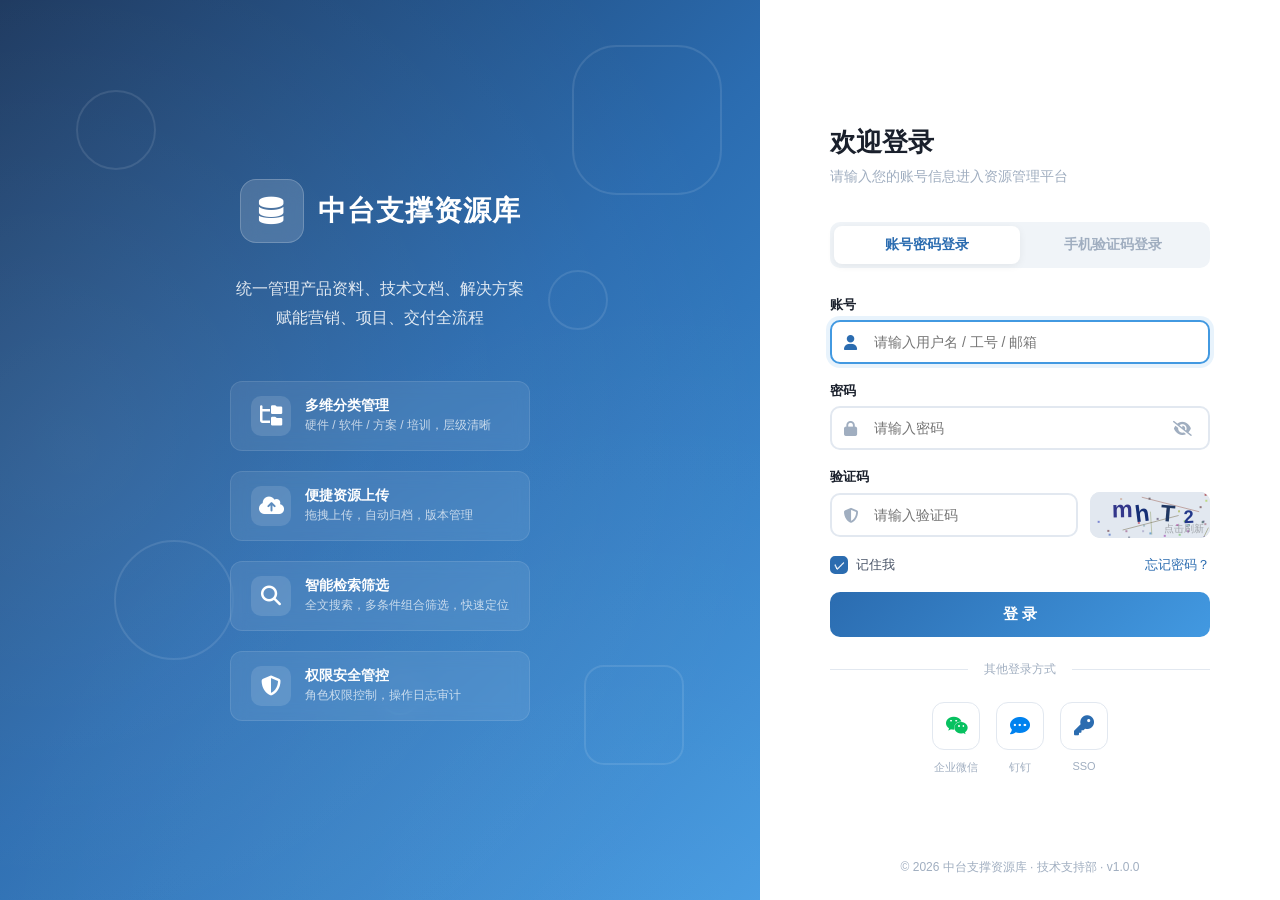
<file: index.html>
<!DOCTYPE html>
<html lang="zh-CN">
<head>
<meta charset="UTF-8">
<meta name="viewport" content="width=device-width, initial-scale=1.0">
<title>捷顺科技 · 中台支撑资源库</title>
<link rel="stylesheet" href="style.css">
<link rel="stylesheet" href="https://cdnjs.cloudflare.com/ajax/libs/font-awesome/6.4.2/css/all.min.css">
</head>
<body>

<!-- 顶部导航栏 -->
<header class="top-header">
  <div class="header-left">
    <a class="logo" href="index.html">
      <svg class="logo-icon" viewBox="0 0 36 36" width="32" height="32">
        <defs>
          <linearGradient id="lg1" x1="0%" y1="0%" x2="100%" y2="100%">
            <stop offset="0%" style="stop-color:#2563EB"/>
            <stop offset="100%" style="stop-color:#60A5FA"/>
          </linearGradient>
        </defs>
        <rect x="2" y="2" width="32" height="32" rx="8" fill="url(#lg1)"/>
        <path d="M11,12 h14 M11,18 h10 M11,24 h12" stroke="#FFF" stroke-width="2" stroke-linecap="round"/>
      </svg>
      <div class="logo-text">
        <span class="logo-main">捷顺科技</span>
        <span class="logo-sub">中台支撑资源库</span>
      </div>
    </a>
  </div>
  <div class="header-center">
    <div class="global-search">
      <i class="fas fa-search"></i>
      <input type="text" id="globalSearch" placeholder="搜索资源名称、关键词、标签..." autocomplete="off">
      <kbd>⌘K</kbd>
    </div>
  </div>
  <div class="header-right">
    <button class="btn-upload-header" id="btnUploadHeader">
      <i class="fas fa-cloud-upload-alt"></i>
      <span>上传资源</span>
    </button>
    <div class="header-divider"></div>
    <div class="notification" id="notificationBtn">
      <i class="fas fa-bell"></i>
      <span class="badge" id="notifBadge">0</span>
      <div class="notif-dropdown" id="notifDropdown">
        <div class="notif-dropdown-header">
          <span>通知消息</span>
          <button class="notif-clear-btn" id="notifClearBtn">全部已读</button>
        </div>
        <div class="notif-dropdown-body" id="notifBody">
          <div class="notif-empty"><i class="fas fa-bell-slash"></i><p>暂无新通知</p></div>
        </div>
      </div>
    </div>
    <div class="user-avatar" id="userAvatarBtn"></div>
  </div>
</header>

<div class="main-container">
  <!-- 左侧导航栏 -->
  <aside class="sidebar" id="sidebar">
    <div class="sidebar-search">
      <i class="fas fa-search"></i>
      <input type="text" id="sidebarSearch" placeholder="筛选分类...">
    </div>
    <nav class="sidebar-nav">
      <div class="sidebar-section-title">产品资料</div>
      <ul class="nav-tree" id="navTree"></ul>
    </nav>
    <div class="sidebar-footer">
      <div class="sidebar-stats">
        <div class="stat-item"><span class="stat-num" id="statTotal">0</span><span class="stat-label">总资源</span></div>
        <div class="stat-item"><span class="stat-num" id="statToday">0</span><span class="stat-label">今日新增</span></div>
      </div>
    </div>
  </aside>

  <div class="content-wrapper">
    <!-- 书架标签 + 面包屑 -->
    <div class="tabs-bar">
      <div class="tabs" id="tabsBar"></div>
    </div>

    <!-- Banner 轮播 -->
    <div class="banner-section">
      <div class="banner-carousel" id="bannerCarousel">
        <div class="banner-track" id="bannerTrack"></div>
        <button class="banner-arrow banner-prev" id="bannerPrev"><i class="fas fa-chevron-left"></i></button>
        <button class="banner-arrow banner-next" id="bannerNext"><i class="fas fa-chevron-right"></i></button>
        <div class="banner-dots" id="bannerDots"></div>
      </div>
    </div>

    <!-- 快捷统计卡片 -->
    <div class="quick-stats" id="quickStats">
      <div class="qs-card" onclick="qsNavigate('all')" title="查看全部资源">
        <div class="qs-icon" style="background:linear-gradient(135deg,#667eea,#764ba2)"><i class="fas fa-file-lines"></i></div>
        <div class="qs-info"><div class="qs-num" id="qsTotal">0</div><div class="qs-label">全部资源</div></div>
        <i class="fas fa-chevron-right qs-arrow"></i>
      </div>
      <div class="qs-card" onclick="qsNavigate('downloads')" title="按下载量排序">
        <div class="qs-icon" style="background:linear-gradient(135deg,#f093fb,#f5576c)"><i class="fas fa-download"></i></div>
        <div class="qs-info"><div class="qs-num" id="qsDownloads">0</div><div class="qs-label">总下载量</div></div>
        <i class="fas fa-chevron-right qs-arrow"></i>
      </div>
      <div class="qs-card" onclick="qsNavigate('categories')" title="查看资料类别">
        <div class="qs-icon" style="background:linear-gradient(135deg,#4facfe,#00f2fe)"><i class="fas fa-tags"></i></div>
        <div class="qs-info"><div class="qs-num" id="qsCategories">0</div><div class="qs-label">资料类别</div></div>
        <i class="fas fa-chevron-right qs-arrow"></i>
      </div>
      <div class="qs-card" onclick="qsNavigate('recent')" title="查看近7日上传">
        <div class="qs-icon" style="background:linear-gradient(135deg,#43e97b,#38f9d7)"><i class="fas fa-clock"></i></div>
        <div class="qs-info"><div class="qs-num" id="qsRecent">0</div><div class="qs-label">近7日上传</div></div>
        <i class="fas fa-chevron-right qs-arrow"></i>
      </div>
    </div>

    <!-- 筛选 + 列表 -->
    <div class="content-body">
      <aside class="filter-panel" id="filterPanel">
        <div class="filter-section">
          <h4 class="filter-title"><i class="fas fa-tags"></i> 类别 <button class="filter-clear-btn" id="btnClearCategory">清空</button></h4>
          <div class="filter-body" id="filterCategories"></div>
        </div>
        <div class="filter-section">
          <h4 class="filter-title"><i class="fas fa-file"></i> 格式 <button class="filter-clear-btn" id="btnClearFormat">清空</button></h4>
          <div class="filter-body" id="filterFormats"></div>
        </div>
      </aside>

      <main class="resource-main">
        <div class="resource-toolbar">
          <div class="toolbar-left">
            <span class="result-info">共 <strong id="resultCount">0</strong> 条资源</span>
          </div>
          <div class="toolbar-right">
            <div class="sort-select">
              <select id="sortSelect">
                <option value="newest">最新上传</option>
                <option value="downloads">下载最多</option>
                <option value="name">名称排序</option>
              </select>
            </div>
            <div class="view-toggle">
              <button class="view-btn active" data-view="list" title="列表"><i class="fas fa-list"></i></button>
              <button class="view-btn" data-view="grid" title="网格"><i class="fas fa-grip"></i></button>
            </div>
          </div>
        </div>
        <div class="resource-list" id="resourceList"></div>
        <div class="load-more">
          <div class="pagination-info"></div>
          <button class="btn-load-more" id="btnLoadMore">加载更多</button>
        </div>
      </main>
    </div>
  </div>
</div>

<!-- 上传弹窗 -->
<div class="modal-overlay" id="uploadModal">
  <div class="modal-container upload-modal">
    <div class="modal-header">
      <h3><i class="fas fa-cloud-upload-alt"></i> 上传资源</h3>
      <button class="modal-close" onclick="closeModal('uploadModal')"><i class="fas fa-times"></i></button>
    </div>
    <div class="modal-body">
      <div class="upload-zone" id="uploadZone">
        <div class="upload-zone-icon"><i class="fas fa-cloud-arrow-up"></i></div>
        <p>拖拽文件到此处，或 <label for="fileInput" class="upload-link">点击选择文件</label></p>
        <span>支持批量上传 · 自动识别文件类型并分类 · PDF/Word/Excel/PPT/视频/图片/压缩包</span>
        <input type="file" id="fileInput" multiple hidden>
      </div>
      <div class="upload-file-list" id="uploadFileList"></div>
      <div class="upload-form">
        <div class="form-row">
          <div class="form-group"><label>资源名称 <span class="required">*</span></label><input type="text" id="uploadName" placeholder="输入资源名称"></div>
          <div class="form-group"><label>版本号</label><input type="text" id="uploadVersion" placeholder="如 V2.0.0"></div>
        </div>
        <div class="form-row">
          <div class="form-group"><label>所属产品 <span class="required">*</span></label><select id="uploadProduct"><option value="">请选择产品</option></select></div>
          <div class="form-group"><label>资料类别 <span class="required">*</span></label><select id="uploadCategory"><option value="">请选择类别</option></select></div>
        </div>
        <div class="form-row">
          <div class="form-group"><label>书架归属 <span class="required">*</span></label><select id="uploadShelf"><option value="">请选择书架</option></select></div>
          <div class="form-group"><label>文件格式</label><select id="uploadFormat"><option value="">自动识别</option></select></div>
        </div>
        <div class="form-group"><label>存储路径</label><input type="text" id="uploadPath" placeholder="/resources/" readonly></div>
        <div class="form-group"><label>资源描述</label><textarea id="uploadDesc" rows="3" placeholder="简要描述资源内容..."></textarea></div>
        <div class="form-group"><label>标签</label><div class="tag-input-wrapper" id="tagInputWrapper"><div class="tag-list" id="tagList"></div><input type="text" id="tagInput" placeholder="输入标签后按回车"></div></div>
      </div>
    </div>
    <div class="modal-footer">
      <button class="btn-secondary" onclick="closeModal('uploadModal')">取消</button>
      <button class="btn-primary" id="btnSubmitUpload"><i class="fas fa-upload"></i> 确认上传</button>
    </div>
  </div>
</div>

<!-- 详情弹窗 -->
<div class="modal-overlay" id="detailModal">
  <div class="modal-container detail-modal">
    <div class="modal-header">
      <h3 id="detailTitle">资源详情</h3>
      <button class="modal-close" onclick="closeModal('detailModal')"><i class="fas fa-times"></i></button>
    </div>
    <div class="modal-body" id="detailBody"></div>
    <div class="modal-footer">
      <button class="btn-secondary" onclick="closeModal('detailModal')">关闭</button>
      <button class="btn-primary" id="btnDetailDownload"><i class="fas fa-download"></i> 下载资源</button>
    </div>
  </div>
</div>

<div class="toast-container" id="toastContainer"></div>

<script src="config.js"></script>
<script src="app.js"></script>
</body>
</html>
</file>
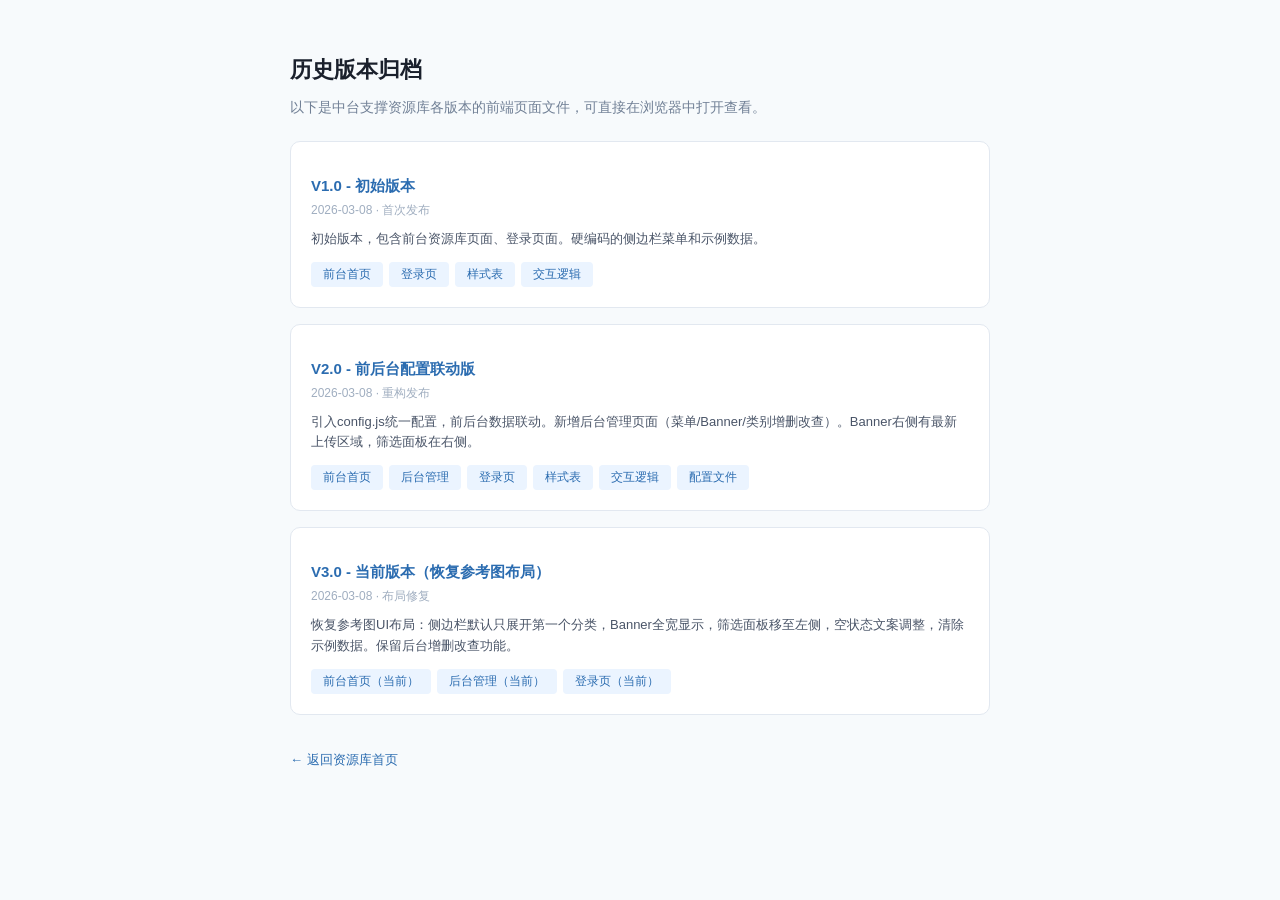
<file: history/index.html>
<!DOCTYPE html>
<html lang="zh-CN">
<head>
<meta charset="UTF-8">
<title>中台支撑资源库 - 历史版本</title>
<style>
body { font-family: -apple-system, 'PingFang SC', sans-serif; background: #F7FAFC; padding: 40px; max-width: 700px; margin: 0 auto; }
h1 { font-size: 22px; color: #1A202C; margin-bottom: 8px; }
p { font-size: 14px; color: #718096; margin-bottom: 24px; }
.version { background: #FFF; border: 1px solid #E2E8F0; border-radius: 10px; padding: 20px; margin-bottom: 16px; }
.version h3 { font-size: 15px; color: #2B6CB0; margin-bottom: 6px; }
.version .date { font-size: 12px; color: #A0AEC0; margin-bottom: 10px; }
.version .desc { font-size: 13px; color: #4A5568; margin-bottom: 12px; line-height: 1.6; }
.version .files { display: flex; flex-wrap: wrap; gap: 6px; }
.version .files a { font-size: 12px; padding: 4px 12px; background: #EBF4FF; color: #2B6CB0; border-radius: 4px; text-decoration: none; }
.version .files a:hover { background: #2B6CB0; color: #FFF; }
.back { display: inline-block; margin-top: 20px; font-size: 13px; color: #2B6CB0; text-decoration: none; }
.back:hover { text-decoration: underline; }
</style>
</head>
<body>
<h1>历史版本归档</h1>
<p>以下是中台支撑资源库各版本的前端页面文件，可直接在浏览器中打开查看。</p>

<div class="version">
  <h3>V1.0 - 初始版本</h3>
  <div class="date">2026-03-08 · 首次发布</div>
  <div class="desc">初始版本，包含前台资源库页面、登录页面。硬编码的侧边栏菜单和示例数据。</div>
  <div class="files">
    <a href="index_v1.html">前台首页</a>
    <a href="login_v1.html">登录页</a>
    <a href="style_v1.css">样式表</a>
    <a href="app_v1.js">交互逻辑</a>
  </div>
</div>

<div class="version">
  <h3>V2.0 - 前后台配置联动版</h3>
  <div class="date">2026-03-08 · 重构发布</div>
  <div class="desc">引入config.js统一配置，前后台数据联动。新增后台管理页面（菜单/Banner/类别增删改查）。Banner右侧有最新上传区域，筛选面板在右侧。</div>
  <div class="files">
    <a href="index_v2.html">前台首页</a>
    <a href="admin_v2.html">后台管理</a>
    <a href="login_v2.html">登录页</a>
    <a href="style_v2.css">样式表</a>
    <a href="app_v2.js">交互逻辑</a>
    <a href="config_v2.js">配置文件</a>
  </div>
</div>

<div class="version">
  <h3>V3.0 - 当前版本（恢复参考图布局）</h3>
  <div class="date">2026-03-08 · 布局修复</div>
  <div class="desc">恢复参考图UI布局：侧边栏默认只展开第一个分类，Banner全宽显示，筛选面板移至左侧，空状态文案调整，清除示例数据。保留后台增删改查功能。</div>
  <div class="files">
    <a href="../index.html">前台首页（当前）</a>
    <a href="../admin.html">后台管理（当前）</a>
    <a href="../login.html">登录页（当前）</a>
  </div>
</div>

<a class="back" href="../index.html">&larr; 返回资源库首页</a>
</body>
</html>
</file>
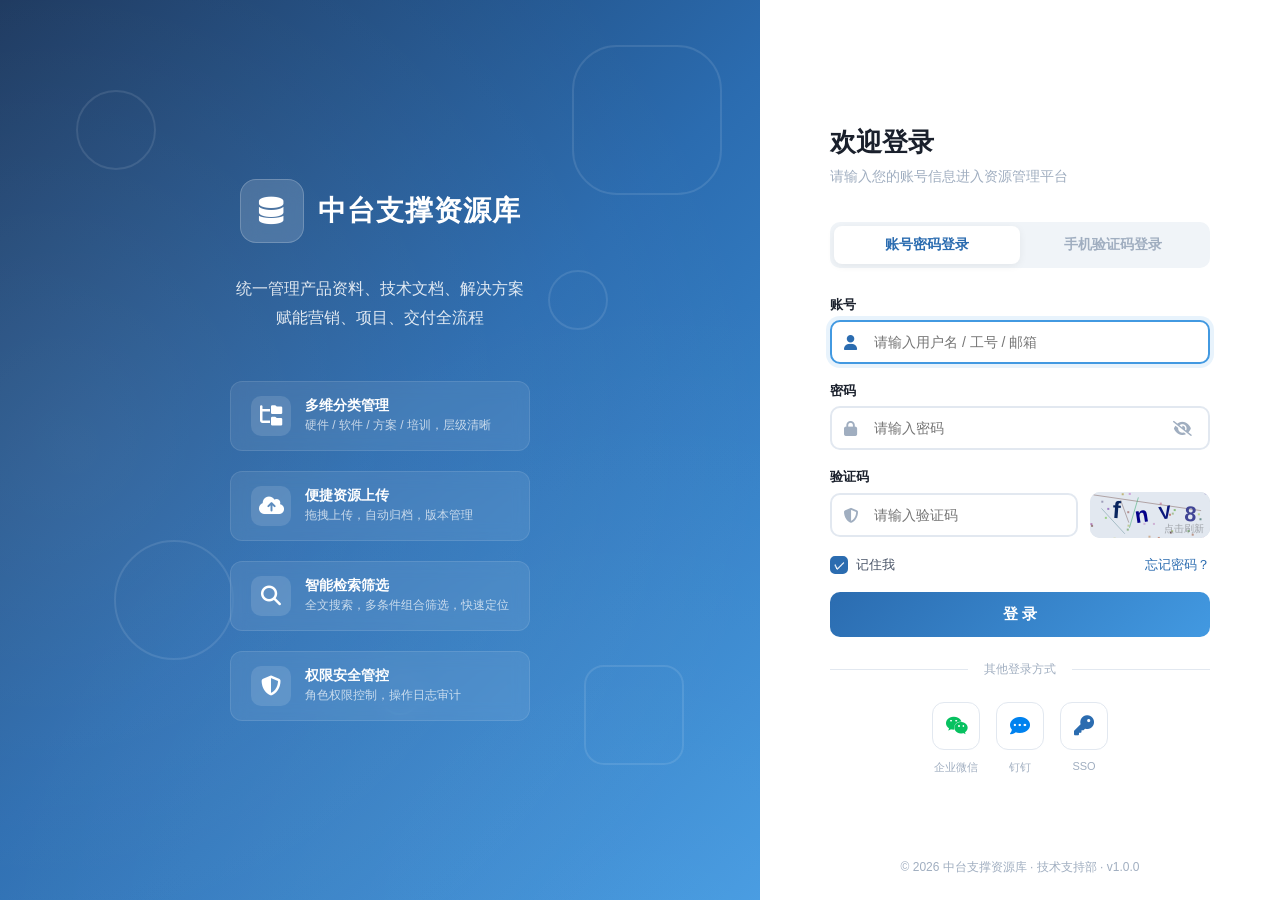
<file: admin.html>
<!DOCTYPE html>
<html lang="zh-CN">
<head>
<meta charset="UTF-8">
<meta name="viewport" content="width=device-width, initial-scale=1.0">
<title>中台支撑资源库 · 管理后台</title>
<link rel="stylesheet" href="https://cdnjs.cloudflare.com/ajax/libs/font-awesome/6.4.2/css/all.min.css">
<style>
:root {
  --primary: #2B6CB0; --primary-light: #4299E1; --primary-dark: #1A4E8A; --primary-bg: #EBF4FF;
  --success: #38A169; --warning: #D69E2E; --danger: #E53E3E;
  --bg-body: #F0F2F5; --bg-white: #FFFFFF; --bg-gray: #F7F8FA;
  --border: #E2E8F0; --border-light: #EDF2F7;
  --text-primary: #1A202C; --text-secondary: #4A5568; --text-muted: #A0AEC0;
  --shadow-sm: 0 1px 3px rgba(0,0,0,0.05); --shadow-md: 0 4px 12px rgba(0,0,0,0.08); --shadow-lg: 0 10px 30px rgba(0,0,0,0.1);
  --transition: all 0.25s cubic-bezier(0.4,0,0.2,1);
  --header-height: 56px; --sidebar-width: 220px;
  --sidebar-bg: #EFF6FF; --sidebar-hover: #DBEAFE; --sidebar-active: #BFDBFE;
  --sidebar-text: #3B82F6; --sidebar-text-muted: #64748B; --sidebar-text-active: #1E40AF; --sidebar-border: #BFDBFE;
}
*,*::before,*::after{margin:0;padding:0;box-sizing:border-box}
body{font-family:-apple-system,BlinkMacSystemFont,'Segoe UI','PingFang SC','Microsoft YaHei',sans-serif;background:var(--bg-body);color:var(--text-primary);line-height:1.6;height:100vh;overflow:hidden}

/* 顶部 */
.admin-header{height:var(--header-height);background:#1E40AF;display:flex;align-items:center;justify-content:space-between;padding:0 24px 0 0;position:fixed;top:0;left:0;right:0;z-index:1000}
.header-brand{width:var(--sidebar-width);height:100%;display:flex;align-items:center;padding:0 16px;gap:10px;flex-shrink:0}
.header-brand svg{flex-shrink:0}
.header-brand span{font-size:14px;font-weight:700;color:#FFF;white-space:nowrap}
.header-brand .tag{font-size:11px;padding:2px 8px;background:rgba(255,255,255,0.2);color:#FFF;border-radius:4px;font-weight:600}
.header-main{flex:1;display:flex;align-items:center;justify-content:space-between;padding:0 20px}
.header-main .page-title{color:rgba(255,255,255,0.9);font-size:14px;font-weight:500}
.header-actions{display:flex;align-items:center;gap:12px}
.btn-back{display:flex;align-items:center;gap:6px;padding:7px 16px;background:rgba(255,255,255,0.15);border:1px solid rgba(255,255,255,0.2);border-radius:6px;color:#FFF;font-size:12px;cursor:pointer;transition:var(--transition);text-decoration:none}
.btn-back:hover{background:rgba(255,255,255,0.25)}
.header-user{display:flex;align-items:center;gap:8px;cursor:pointer;padding:4px 10px;border-radius:6px;transition:var(--transition);position:relative;color:#FFF;font-size:13px}
.header-user:hover{background:rgba(255,255,255,0.1)}
.header-user img{width:28px;height:28px;border-radius:50%;border:2px solid rgba(255,255,255,0.3)}
.user-menu{position:absolute;top:calc(100% + 8px);right:0;background:var(--bg-white);border:1px solid var(--border);border-radius:10px;box-shadow:var(--shadow-lg);min-width:160px;display:none;z-index:100}
.user-menu.show{display:block}
.user-menu-item{padding:9px 16px;font-size:13px;color:var(--text-secondary);cursor:pointer;display:flex;align-items:center;gap:8px;transition:var(--transition)}
.user-menu-item:hover{background:var(--bg-gray);color:var(--text-primary)}
.user-menu-item:first-child{border-radius:10px 10px 0 0}
.user-menu-item:last-child{border-radius:0 0 10px 10px;color:var(--danger)}

/* 侧边栏 */
.admin-layout{display:flex;height:calc(100vh - var(--header-height));margin-top:var(--header-height)}
.admin-sidebar{width:var(--sidebar-width);background:var(--sidebar-bg);padding:12px 0;overflow-y:auto;flex-shrink:0;border-right:1px solid var(--sidebar-border)}
.admin-sidebar::-webkit-scrollbar{width:3px}
.admin-sidebar::-webkit-scrollbar-thumb{background:var(--sidebar-border);border-radius:3px}
.menu-label{padding:10px 20px 6px;font-size:10px;font-weight:700;color:#93C5FD;text-transform:uppercase;letter-spacing:1.2px}
.menu-item{display:flex;align-items:center;gap:10px;padding:9px 20px;margin:1px 8px;border-radius:6px;font-size:13px;color:var(--sidebar-text-muted);cursor:pointer;transition:var(--transition);position:relative}
.menu-item:hover{background:var(--sidebar-hover);color:var(--sidebar-text)}
.menu-item.active{background:var(--sidebar-active);color:var(--sidebar-text-active);font-weight:600}
.menu-item.active::before{content:'';position:absolute;left:-8px;top:6px;bottom:6px;width:3px;background:#2563EB;border-radius:0 3px 3px 0}
.menu-item i{width:16px;text-align:center;font-size:13px}
.menu-count{margin-left:auto;font-size:10px;padding:1px 7px;background:#DBEAFE;border-radius:8px;color:#3B82F6;font-weight:600}
.menu-item.active .menu-count{background:#2563EB;color:#FFF}
.menu-badge-new{margin-left:auto;font-size:10px;padding:1px 7px;background:#EF4444;border-radius:8px;color:#FFF;font-weight:700;min-width:18px;text-align:center;line-height:16px;animation:badgePulse 2s ease-in-out infinite}
@keyframes badgePulse{0%,100%{transform:scale(1)}50%{transform:scale(1.1)}}
.menu-divider{height:1px;background:var(--sidebar-border);margin:8px 16px}

/* 主内容 */
.admin-main{flex:1;overflow-y:auto;padding:24px}
.page{display:none}
.page.active{display:block}
.page-header{display:flex;align-items:center;justify-content:space-between;margin-bottom:20px}
.page-header h2{font-size:18px;font-weight:700;display:flex;align-items:center;gap:8px}
.page-header h2 i{color:var(--primary-light)}
.page-header .actions{display:flex;gap:8px}

/* 按钮 */
.btn{display:inline-flex;align-items:center;gap:6px;padding:8px 16px;border-radius:6px;font-size:13px;font-weight:500;cursor:pointer;transition:var(--transition);border:1px solid var(--border);background:var(--bg-white);color:var(--text-secondary)}
.btn:hover{border-color:var(--primary-light);color:var(--primary)}
.btn.primary{background:var(--primary);color:#FFF;border-color:var(--primary)}
.btn.primary:hover{background:var(--primary-dark)}
.btn.danger{color:var(--danger);border-color:#FEB2B2}
.btn.danger:hover{background:#FFF5F5}
.btn.success{background:var(--success);color:#FFF;border-color:var(--success)}
.btn.sm{padding:5px 10px;font-size:12px}

/* 卡片 */
.card{background:var(--bg-white);border-radius:10px;box-shadow:var(--shadow-sm);border:1px solid var(--border-light);margin-bottom:16px}
.card-header{padding:16px 20px;border-bottom:1px solid var(--border-light);display:flex;align-items:center;justify-content:space-between;font-size:14px;font-weight:600}
.card-body{padding:20px}

/* 表格 */
.tbl{width:100%;border-collapse:collapse;font-size:13px}
.tbl th{background:var(--bg-gray);padding:10px 14px;text-align:left;font-weight:600;color:var(--text-secondary);border-bottom:1px solid var(--border);white-space:nowrap}
.tbl td{padding:10px 14px;border-bottom:1px solid var(--border-light);vertical-align:middle}
.tbl tr:hover td{background:#FAFBFC}
.tbl-actions{display:flex;gap:4px}
.tbl-actions button{width:28px;height:28px;border-radius:6px;border:1px solid var(--border);background:var(--bg-white);color:var(--text-muted);cursor:pointer;display:flex;align-items:center;justify-content:center;font-size:11px;transition:var(--transition)}
.tbl-actions button:hover{border-color:var(--primary-light);color:var(--primary);background:var(--primary-bg)}
.tbl-actions button.del:hover{border-color:#FEB2B2;color:var(--danger);background:#FFF5F5}

/* 树形菜单管理 */
.tree-manager{border:1px solid var(--border);border-radius:8px;overflow:hidden}
.tree-group{border-bottom:1px solid var(--border-light)}
.tree-group:last-child{border-bottom:none}
.tree-group-header{display:flex;align-items:center;padding:12px 16px;background:var(--bg-gray);gap:10px;cursor:pointer;transition:var(--transition)}
.tree-group-header:hover{background:#E8EDF3}
.tree-group-header .tg-icon{width:28px;height:28px;border-radius:6px;background:var(--primary-bg);color:var(--primary);display:flex;align-items:center;justify-content:center;font-size:13px}
.tree-group-header .tg-name{flex:1;font-weight:600;font-size:13px}
.tree-group-header .tg-count{font-size:11px;color:var(--text-muted)}
.tree-group-header .tg-actions{display:flex;gap:4px}
.tree-group-header .tg-actions button{width:26px;height:26px;border-radius:5px;border:1px solid var(--border);background:var(--bg-white);color:var(--text-muted);cursor:pointer;font-size:11px;display:flex;align-items:center;justify-content:center;transition:var(--transition)}
.tree-group-header .tg-actions button:hover{border-color:var(--primary-light);color:var(--primary)}
.tree-group-header .tg-actions button.del:hover{border-color:#FEB2B2;color:var(--danger)}
.tree-children{padding:0}
.tree-child{display:flex;align-items:center;padding:9px 16px 9px 52px;gap:10px;border-top:1px solid var(--border-light);transition:var(--transition)}
.tree-child:hover{background:#FAFBFC}
.tree-child .tc-icon{color:var(--text-muted);font-size:12px;width:16px;text-align:center}
.tree-child .tc-name{flex:1;font-size:13px}
.tree-child .tc-id{font-size:11px;color:var(--text-muted);font-family:monospace}
.tree-child .tc-actions{display:flex;gap:4px}
.tree-child .tc-actions button{width:24px;height:24px;border-radius:5px;border:1px solid var(--border);background:var(--bg-white);color:var(--text-muted);cursor:pointer;font-size:10px;display:flex;align-items:center;justify-content:center;transition:var(--transition)}
.tree-child .tc-actions button:hover{border-color:var(--primary-light);color:var(--primary)}
.tree-child .tc-actions button.del:hover{border-color:#FEB2B2;color:var(--danger)}

/* Banner管理卡片 */
.banner-card{display:flex;align-items:stretch;border:1px solid var(--border);border-radius:10px;overflow:hidden;margin-bottom:12px;transition:var(--transition)}
.banner-card:hover{box-shadow:var(--shadow-md)}
.banner-preview{width:280px;min-height:100px;display:flex;flex-direction:column;justify-content:center;padding:16px 20px;color:#FFF;flex-shrink:0;position:relative}
.banner-preview .bp-tag{font-size:10px;padding:2px 8px;background:rgba(255,255,255,0.2);border-radius:3px;display:inline-block;margin-bottom:6px;width:fit-content}
.banner-preview .bp-title{font-size:14px;font-weight:700;margin-bottom:4px}
.banner-preview .bp-desc{font-size:11px;opacity:0.8;line-height:1.4;display:-webkit-box;-webkit-line-clamp:2;-webkit-box-orient:vertical;overflow:hidden}
.banner-preview .bp-icon{position:absolute;right:12px;bottom:12px;font-size:36px;opacity:0.15}
.banner-info{flex:1;padding:14px 20px;display:flex;flex-direction:column;justify-content:center;gap:6px}
.banner-info .bi-row{display:flex;align-items:center;gap:8px;font-size:12px;color:var(--text-secondary)}
.banner-info .bi-row label{font-weight:600;color:var(--text-primary);min-width:60px}
.banner-info .bi-row .bi-status{padding:2px 8px;border-radius:4px;font-size:11px;font-weight:600}
.banner-info .bi-row .bi-status.on{background:#F0FFF4;color:var(--success)}
.banner-info .bi-row .bi-status.off{background:#FFF5F5;color:var(--danger)}
.banner-actions{display:flex;flex-direction:column;justify-content:center;gap:6px;padding:14px 16px;border-left:1px solid var(--border-light)}
.banner-actions button{width:30px;height:30px;border-radius:6px;border:1px solid var(--border);background:var(--bg-white);color:var(--text-muted);cursor:pointer;font-size:12px;display:flex;align-items:center;justify-content:center;transition:var(--transition)}
.banner-actions button:hover{border-color:var(--primary-light);color:var(--primary)}
.banner-actions button.del:hover{border-color:#FEB2B2;color:var(--danger)}

/* 类别/书架管理列表 */
.config-list-item{display:flex;align-items:center;padding:10px 16px;border-bottom:1px solid var(--border-light);gap:10px;transition:var(--transition)}
.config-list-item:hover{background:#FAFBFC}
.config-list-item:last-child{border-bottom:none}
.config-list-item .cli-sort{color:var(--text-muted);font-size:12px;width:24px;text-align:center;cursor:grab}
.config-list-item .cli-icon{width:28px;height:28px;border-radius:6px;display:flex;align-items:center;justify-content:center;font-size:12px}
.config-list-item .cli-name{flex:1;font-size:13px;font-weight:500}
.config-list-item .cli-id{font-size:11px;color:var(--text-muted);font-family:monospace}
.config-list-item .cli-status{font-size:11px;padding:2px 8px;border-radius:4px;font-weight:600}
.config-list-item .cli-status.on{background:#F0FFF4;color:var(--success)}
.config-list-item .cli-status.off{background:#FFF5F5;color:var(--danger)}
.config-list-item .cli-actions{display:flex;gap:4px}
.config-list-item .cli-actions button{width:26px;height:26px;border-radius:5px;border:1px solid var(--border);background:var(--bg-white);color:var(--text-muted);cursor:pointer;font-size:11px;display:flex;align-items:center;justify-content:center;transition:var(--transition)}
.config-list-item .cli-actions button:hover{border-color:var(--primary-light);color:var(--primary)}
.config-list-item .cli-actions button.del:hover{border-color:#FEB2B2;color:var(--danger)}

/* 弹窗 */
.modal-mask{position:fixed;top:0;left:0;right:0;bottom:0;background:rgba(0,0,0,0.4);z-index:2000;display:none;align-items:center;justify-content:center}
.modal-mask.show{display:flex}
.modal-box{background:var(--bg-white);border-radius:12px;box-shadow:var(--shadow-lg);width:480px;max-width:90vw;max-height:85vh;overflow:hidden;display:flex;flex-direction:column;animation:modalIn 0.25s ease}
@keyframes modalIn{from{opacity:0;transform:translateY(-20px)}to{opacity:1;transform:translateY(0)}}
.modal-box-header{padding:16px 20px;border-bottom:1px solid var(--border-light);display:flex;align-items:center;justify-content:space-between}
.modal-box-header h3{font-size:15px;font-weight:700;display:flex;align-items:center;gap:8px}
.modal-box-header h3 i{color:var(--primary-light)}
.modal-box-header .close-btn{width:28px;height:28px;border-radius:6px;border:none;background:none;color:var(--text-muted);cursor:pointer;font-size:14px;display:flex;align-items:center;justify-content:center}
.modal-box-header .close-btn:hover{background:var(--bg-gray);color:var(--text-primary)}
.modal-box-body{padding:20px;overflow-y:auto;flex:1}
.modal-box-footer{padding:14px 20px;border-top:1px solid var(--border-light);display:flex;justify-content:flex-end;gap:8px}

/* 表单 */
.form-group{margin-bottom:14px}
.form-group label{display:block;font-size:12px;font-weight:600;color:var(--text-secondary);margin-bottom:5px}
.form-group label .req{color:var(--danger)}
.form-group input,.form-group select,.form-group textarea{width:100%;padding:8px 12px;border:1px solid var(--border);border-radius:6px;font-size:13px;transition:var(--transition);font-family:inherit}
.form-group input:focus,.form-group select:focus,.form-group textarea:focus{outline:none;border-color:var(--primary-light);box-shadow:0 0 0 3px rgba(66,153,225,0.1)}
.form-row{display:flex;gap:12px}
.form-row .form-group{flex:1}

/* 统计卡片 */
.stat-cards{display:grid;grid-template-columns:repeat(4,1fr);gap:16px;margin-bottom:24px}
.stat-card{background:var(--bg-white);border-radius:10px;padding:20px;box-shadow:var(--shadow-sm);border:1px solid var(--border-light);display:flex;align-items:center;gap:14px}
.stat-card .sc-icon{width:44px;height:44px;border-radius:10px;display:flex;align-items:center;justify-content:center;font-size:18px}
.stat-card .sc-icon.blue{background:var(--primary-bg);color:var(--primary)}
.stat-card .sc-icon.green{background:#F0FFF4;color:var(--success)}
.stat-card .sc-icon.orange{background:#FFFFF0;color:var(--warning)}
.stat-card .sc-icon.red{background:#FFF5F5;color:var(--danger)}
.stat-card .sc-info .sc-num{font-size:22px;font-weight:700;color:var(--text-primary)}
.stat-card .sc-info .sc-label{font-size:12px;color:var(--text-muted)}

/* 空状态 */
.empty-box{text-align:center;padding:40px 20px;color:var(--text-muted)}
.empty-box i{font-size:36px;margin-bottom:10px;display:block;opacity:0.4}
.empty-box p{font-size:13px}

/* Toast */
.toast-box{position:fixed;top:70px;right:20px;z-index:3000;display:flex;flex-direction:column;gap:8px}
.toast-item{display:flex;align-items:center;gap:8px;padding:10px 16px;background:var(--bg-white);border-radius:8px;box-shadow:var(--shadow-md);font-size:13px;animation:toastIn 0.3s ease;min-width:200px}
.toast-item.success i{color:var(--success)}
.toast-item.error i{color:var(--danger)}
.toast-item.info i{color:var(--primary)}
.toast-item.out{opacity:0;transform:translateX(30px);transition:all 0.25s ease}
@keyframes toastIn{from{opacity:0;transform:translateX(30px)}to{opacity:1;transform:translateX(0)}}

/* 开关 */
.switch{position:relative;width:36px;height:20px;display:inline-block}
.switch input{opacity:0;width:0;height:0}
.switch .slider{position:absolute;cursor:pointer;top:0;left:0;right:0;bottom:0;background:#CBD5E0;border-radius:20px;transition:var(--transition)}
.switch .slider::before{content:'';position:absolute;height:16px;width:16px;left:2px;bottom:2px;background:#FFF;border-radius:50%;transition:var(--transition)}
.switch input:checked+.slider{background:var(--primary)}
.switch input:checked+.slider::before{transform:translateX(16px)}
</style>
</head>
<body>

<!-- 顶部 -->
<header class="admin-header">
  <div class="header-brand">
    <svg viewBox="0 0 36 36" width="28" height="28">
      <defs>
        <linearGradient id="abg" x1="0%" y1="0%" x2="100%" y2="100%">
          <stop offset="0%" style="stop-color:#93C5FD"/>
          <stop offset="100%" style="stop-color:#FFFFFF"/>
        </linearGradient>
      </defs>
      <path d="M18,2 L32,10 L32,26 L18,34 L4,26 L4,10 Z" fill="none" stroke="url(#abg)" stroke-width="1.5" opacity="0.6"/>
      <path d="M18,7 L28,12.5 L28,23.5 L18,29 L8,23.5 L8,12.5 Z" fill="rgba(255,255,255,0.1)" stroke="url(#abg)" stroke-width="1"/>
      <path d="M13,17 L17,21 L24,13" fill="none" stroke="#FFFFFF" stroke-width="2.5" stroke-linecap="round" stroke-linejoin="round"/>
    </svg>
    <span>捷顺科技</span>
    <span class="tag">管理后台</span>
  </div>
  <div class="header-main">
    <span class="page-title" id="pageTitle">仪表盘</span>
    <div class="header-actions">
      <a class="btn-back" href="index.html"><i class="fas fa-arrow-left"></i> 返回前台</a>
      <div class="header-user" id="headerUser">
        <img src="data:image/svg+xml,%3Csvg xmlns='http://www.w3.org/2000/svg' viewBox='0 0 40 40'%3E%3Ccircle cx='20' cy='20' r='20' fill='%2393C5FD'/%3E%3Ctext x='20' y='25' text-anchor='middle' fill='%231E40AF' font-size='14'%3E管%3C/text%3E%3C/svg%3E" alt="">
        <span id="headerUserName">管理员</span>
        <div class="user-menu" id="userMenu">
          <div class="user-menu-item" onclick="window.location.href='index.html'"><i class="fas fa-home"></i> 前台首页</div>
          <div class="user-menu-item" onclick="handleLogout()"><i class="fas fa-right-from-bracket"></i> 退出登录</div>
        </div>
      </div>
    </div>
  </div>
</header>

<div class="admin-layout">
  <!-- 侧边栏 -->
  <aside class="admin-sidebar">
    <div class="menu-label">概览</div>
    <div class="menu-item active" data-page="dashboard"><i class="fas fa-gauge-high"></i> 仪表盘</div>
    <div class="menu-divider"></div>
    <div class="menu-label">内容配置</div>
    <div class="menu-item" data-page="menu-mgr"><i class="fas fa-folder-tree"></i> 菜单管理</div>
    <div class="menu-item" data-page="banner-mgr"><i class="fas fa-images"></i> Banner管理</div>
    <div class="menu-item" data-page="category-mgr"><i class="fas fa-tags"></i> 类别管理</div>
    <div class="menu-item" data-page="shelf-mgr"><i class="fas fa-bookmark"></i> 书架管理</div>
    <div class="menu-item" data-page="format-mgr"><i class="fas fa-file"></i> 格式管理</div>
    <div class="menu-divider"></div>
    <div class="menu-label">资源管理</div>
    <div class="menu-item" data-page="resource-mgr"><i class="fas fa-database"></i> 资源列表 <span class="menu-badge-new" id="menuNewBadge" style="display:none">0</span></div>
    <div class="menu-divider"></div>
    <div class="menu-label">系统</div>
    <div class="menu-item" data-page="user-mgr"><i class="fas fa-users"></i> 用户管理</div>
    <div class="menu-item" data-page="settings"><i class="fas fa-gear"></i> 系统设置</div>
  </aside>

  <!-- 主内容 -->
  <main class="admin-main" id="adminMain">

    <!-- 仪表盘 -->
    <div class="page active" id="pg-dashboard">
      <div class="page-header"><h2><i class="fas fa-gauge-high"></i> 仪表盘</h2></div>
      <div class="stat-cards" id="statCards"></div>
      <div class="card"><div class="card-header">快捷操作</div><div class="card-body">
        <div style="display:flex;gap:10px;flex-wrap:wrap">
          <button class="btn primary" onclick="go('menu-mgr')"><i class="fas fa-folder-tree"></i> 菜单管理</button>
          <button class="btn primary" onclick="go('banner-mgr')"><i class="fas fa-images"></i> Banner管理</button>
          <button class="btn primary" onclick="go('category-mgr')"><i class="fas fa-tags"></i> 类别管理</button>
          <button class="btn" onclick="go('resource-mgr')"><i class="fas fa-database"></i> 资源管理</button>
          <button class="btn" onclick="go('user-mgr')"><i class="fas fa-users"></i> 用户管理</button>
          <button class="btn" onclick="window.location.href='index.html'"><i class="fas fa-external-link-alt"></i> 前台预览</button>
        </div>
      </div></div>
    </div>

    <!-- 菜单管理 -->
    <div class="page" id="pg-menu-mgr">
      <div class="page-header">
        <h2><i class="fas fa-folder-tree"></i> 菜单管理</h2>
        <div class="actions">
          <button class="btn primary" onclick="addMenuGroup()"><i class="fas fa-plus"></i> 新建一级分类</button>
        </div>
      </div>
      <p style="font-size:13px;color:var(--text-muted);margin-bottom:16px">管理前台左侧「产品资料」导航菜单树，支持一级分类和二级子项的增删改查。修改后自动同步到前台。</p>
      <div class="tree-manager" id="menuTreeContainer"></div>
    </div>

    <!-- Banner管理 -->
    <div class="page" id="pg-banner-mgr">
      <div class="page-header">
        <h2><i class="fas fa-images"></i> Banner管理</h2>
        <div class="actions">
          <button class="btn primary" onclick="addBanner()"><i class="fas fa-plus"></i> 新建Banner</button>
        </div>
      </div>
      <p style="font-size:13px;color:var(--text-muted);margin-bottom:16px">管理前台顶部Banner轮播内容，支持增删改查、启用/禁用、排序。</p>
      <div id="bannerListContainer"></div>
    </div>

    <!-- 类别管理 -->
    <div class="page" id="pg-category-mgr">
      <div class="page-header">
        <h2><i class="fas fa-tags"></i> 类别管理</h2>
        <div class="actions">
          <button class="btn primary" onclick="addCategory()"><i class="fas fa-plus"></i> 新建类别</button>
        </div>
      </div>
      <p style="font-size:13px;color:var(--text-muted);margin-bottom:16px">管理资源的「资料类别」，如产品方案、安装指南、API文档等。前台筛选面板和上传表单中的类别选项由此配置。</p>
      <div class="card"><div class="card-body" style="padding:0"><div id="categoryListContainer"></div></div></div>
    </div>

    <!-- 书架管理 -->
    <div class="page" id="pg-shelf-mgr">
      <div class="page-header">
        <h2><i class="fas fa-bookmark"></i> 书架管理</h2>
        <div class="actions">
          <button class="btn primary" onclick="addShelf()"><i class="fas fa-plus"></i> 新建书架</button>
        </div>
      </div>
      <p style="font-size:13px;color:var(--text-muted);margin-bottom:16px">管理前台顶部的书架标签页（如营销书架、项目书架等）。</p>
      <div class="card"><div class="card-body" style="padding:0"><div id="shelfListContainer"></div></div></div>
    </div>

    <!-- 格式管理 -->
    <div class="page" id="pg-format-mgr">
      <div class="page-header">
        <h2><i class="fas fa-file"></i> 格式管理</h2>
        <div class="actions">
          <button class="btn primary" onclick="addFormat()"><i class="fas fa-plus"></i> 新建格式</button>
        </div>
      </div>
      <p style="font-size:13px;color:var(--text-muted);margin-bottom:16px">管理前台筛选面板中的文件格式选项。</p>
      <div class="card"><div class="card-body" style="padding:0"><div id="formatListContainer"></div></div></div>
    </div>

    <!-- 资源管理 -->
    <div class="page" id="pg-resource-mgr">
      <div class="page-header">
        <h2><i class="fas fa-database"></i> 资源列表</h2>
        <div class="actions"><button class="btn danger" onclick="clearAllResources()"><i class="fas fa-trash"></i> 清空全部</button></div>
      </div>
      <div class="card"><div class="card-body" style="padding:0">
        <table class="tbl"><thead><tr><th>名称</th><th>产品</th><th>类别</th><th>格式</th><th>大小</th><th>日期</th><th>下载</th><th>操作</th></tr></thead>
        <tbody id="resourceTableBody"></tbody></table>
      </div></div>
    </div>

    <!-- 用户管理 -->
    <div class="page" id="pg-user-mgr">
      <div class="page-header"><h2><i class="fas fa-users"></i> 用户管理</h2><div class="actions"><button class="btn primary" onclick="addUser()"><i class="fas fa-plus"></i> 新建用户</button></div></div>
      <div class="card"><div class="card-body" style="padding:0">
        <table class="tbl"><thead><tr><th>用户名</th><th>姓名</th><th>角色</th><th>操作</th></tr></thead>
        <tbody id="userTableBody"></tbody></table>
      </div></div>
    </div>

    <!-- 系统设置 -->
    <div class="page" id="pg-settings">
      <div class="page-header"><h2><i class="fas fa-gear"></i> 系统设置</h2></div>
      <div class="card"><div class="card-header">数据管理</div><div class="card-body">
        <p style="font-size:13px;color:var(--text-secondary);margin-bottom:16px">重置配置将恢复所有菜单、Banner、类别等到默认状态。</p>
        <div style="display:flex;gap:10px">
          <button class="btn danger" onclick="resetAllConfig()"><i class="fas fa-rotate-left"></i> 重置全部配置</button>
          <button class="btn" onclick="exportConfig()"><i class="fas fa-download"></i> 导出配置</button>
          <button class="btn" onclick="document.getElementById('importConfigFile').click()"><i class="fas fa-upload"></i> 导入配置</button>
          <input type="file" id="importConfigFile" accept=".json" hidden onchange="importConfig(event)">
        </div>
      </div></div>
    </div>

  </main>
</div>

<!-- 弹窗容器 -->
<div class="modal-mask" id="modalMask">
  <div class="modal-box" id="modalBox">
    <div class="modal-box-header">
      <h3 id="modalTitle"><i class="fas fa-edit"></i> 编辑</h3>
      <button class="close-btn" onclick="closeAdminModal()"><i class="fas fa-times"></i></button>
    </div>
    <div class="modal-box-body" id="modalBody"></div>
    <div class="modal-box-footer" id="modalFooter">
      <button class="btn" onclick="closeAdminModal()">取消</button>
      <button class="btn primary" id="modalConfirmBtn">确定</button>
    </div>
  </div>
</div>

<div class="toast-box" id="toastBox"></div>

<script src="config.js"></script>
<script>
// ==========================================
// 全局
// ==========================================
let CFG = loadConfig();
const RESOURCE_KEY = 'resourceCenter_resources';
const USER_KEY = 'resourceCenter_users';

function getResources() { try { return JSON.parse(localStorage.getItem(RESOURCE_KEY)||'[]'); } catch(e) { return []; } }
function setResources(d) { localStorage.setItem(RESOURCE_KEY, JSON.stringify(d)); }
function getUsers() {
  try { const u = JSON.parse(localStorage.getItem(USER_KEY)||'null'); return u || defaultUsers(); }
  catch(e) { return defaultUsers(); }
}
function setUsers(d) { localStorage.setItem(USER_KEY, JSON.stringify(d)); }
function defaultUsers() {
  return [
    { username:'admin', name:'系统管理员', role:'超级管理员', password:'admin123' },
    { username:'manager', name:'张经理', role:'资源管理员', password:'123456' },
    { username:'editor', name:'李编辑', role:'内容编辑', password:'123456' },
    { username:'viewer', name:'王工程师', role:'普通用户', password:'123456' },
  ];
}

function saveCfg() { saveConfig(CFG); }

// ==========================================
// 登录检测
// ==========================================
(function(){
  var u = localStorage.getItem('resourceCenter_user');
  if(!u){window.location.href='login.html';return;}
  var user = JSON.parse(u);
  document.getElementById('headerUserName').textContent = user.name||'管理员';
  // 初始化新上传红点
  initNewBadge();
})();

// ==========================================
// 新上传文件红点标识
// ==========================================
function initNewBadge() {
  updateNewBadge();
  // 每5秒检查一次（模拟实时更新）
  setInterval(updateNewBadge, 5000);
}

function updateNewBadge() {
  var badge = document.getElementById('menuNewBadge');
  if (!badge) return;

  // 获取上次查看资源列表的时间
  var lastSeen = localStorage.getItem('admin_resource_last_seen') || '1970-01-01';

  // 获取资源数据
  var resources = [];
  try {
    var raw = localStorage.getItem('resourceCenter_resources');
    if (raw) resources = JSON.parse(raw);
  } catch(e) {}

  // 计算新上传的数量（上传日期 > 上次查看日期）
  var newCount = 0;
  var today = new Date().toISOString().slice(0,10);
  resources.forEach(function(r) {
    if (r.date >= lastSeen && r.date <= today) {
      newCount++;
    }
  });

  // 如果上次查看时间就是今天，只统计今天新增的（通过时间戳判断）
  var lastSeenTs = parseInt(localStorage.getItem('admin_resource_last_seen_ts') || '0');
  if (lastSeenTs > 0) {
    newCount = 0;
    resources.forEach(function(r) {
      if (r.id > lastSeenTs) newCount++;
    });
  }

  if (newCount > 0) {
    badge.textContent = newCount > 99 ? '99+' : newCount;
    badge.style.display = 'inline-block';
  } else {
    badge.style.display = 'none';
  }

  // 同时更新仪表盘上的新上传统计
  var dashNewEl = document.getElementById('dashNewToday');
  if (dashNewEl) {
    var todayCount = resources.filter(function(r) { return r.date === today; }).length;
    dashNewEl.textContent = todayCount;
  }
}

// 当用户点击"资源列表"页面时，标记为已查看
function markResourcesSeen() {
  var now = new Date();
  localStorage.setItem('admin_resource_last_seen', now.toISOString().slice(0,10));
  localStorage.setItem('admin_resource_last_seen_ts', Date.now().toString());
  updateNewBadge();
}

// ==========================================
// 用户菜单
// ==========================================
document.getElementById('headerUser').addEventListener('click',function(e){e.stopPropagation();document.getElementById('userMenu').classList.toggle('show');});
document.addEventListener('click',function(){document.getElementById('userMenu').classList.remove('show');});
function handleLogout(){localStorage.removeItem('resourceCenter_user');showToast('success','已退出登录');setTimeout(function(){window.location.href='login.html';},600);}

// ==========================================
// 页面切换
// ==========================================
document.querySelectorAll('.menu-item').forEach(function(item){
  item.addEventListener('click',function(){go(item.dataset.page);});
});

function go(page){
  document.querySelectorAll('.menu-item').forEach(i=>i.classList.remove('active'));
  var t=document.querySelector('.menu-item[data-page="'+page+'"]');
  if(t)t.classList.add('active');
  document.querySelectorAll('.page').forEach(p=>p.classList.remove('active'));
  var pg=document.getElementById('pg-'+page);
  if(pg)pg.classList.add('active');
  var titles={'dashboard':'仪表盘','menu-mgr':'菜单管理','banner-mgr':'Banner管理','category-mgr':'类别管理','shelf-mgr':'书架管理','format-mgr':'格式管理','resource-mgr':'资源列表','user-mgr':'用户管理','settings':'系统设置'};
  document.getElementById('pageTitle').textContent=titles[page]||page;
  // 刷新对应页面
  if(page==='dashboard')renderDashboard();
  if(page==='menu-mgr')renderMenuTree();
  if(page==='banner-mgr')renderBannerList();
  if(page==='category-mgr')renderCategoryList();
  if(page==='shelf-mgr')renderShelfList();
  if(page==='format-mgr')renderFormatList();
  if(page==='resource-mgr')renderResourceTable();
  if(page==='user-mgr')renderUserTable();
}

// ==========================================
// Toast
// ==========================================
function showToast(type,msg){
  var box=document.getElementById('toastBox');
  var icons={success:'fas fa-check-circle',error:'fas fa-times-circle',info:'fas fa-info-circle'};
  var t=document.createElement('div');t.className='toast-item '+type;
  t.innerHTML='<i class="'+(icons[type]||icons.info)+'"></i><span>'+msg+'</span>';
  box.appendChild(t);
  setTimeout(function(){t.classList.add('out');setTimeout(function(){t.remove();},250);},2500);
}

// ==========================================
// 弹窗
// ==========================================
function openAdminModal(title, bodyHtml, onConfirm, width){
  document.getElementById('modalTitle').innerHTML='<i class="fas fa-edit"></i> '+title;
  document.getElementById('modalBody').innerHTML=bodyHtml;
  if(width)document.getElementById('modalBox').style.width=width+'px';
  else document.getElementById('modalBox').style.width='480px';
  document.getElementById('modalMask').classList.add('show');
  var btn=document.getElementById('modalConfirmBtn');
  btn.onclick=function(){
    if(onConfirm){var r=onConfirm();if(r===false)return;}
    closeAdminModal();
  };
}
function closeAdminModal(){document.getElementById('modalMask').classList.remove('show');}
document.getElementById('modalMask').addEventListener('click',function(e){if(e.target===this)closeAdminModal();});

// ==========================================
// 仪表盘
// ==========================================
function renderDashboard(){
  var res=getResources();
  var el=document.getElementById('statCards');
  el.innerHTML=`
    <div class="stat-card"><div class="sc-icon blue"><i class="fas fa-database"></i></div><div class="sc-info"><div class="sc-num">${res.length}</div><div class="sc-label">资源总数</div></div></div>
    <div class="stat-card"><div class="sc-icon green"><i class="fas fa-folder-tree"></i></div><div class="sc-info"><div class="sc-num">${CFG.menuTree.length}</div><div class="sc-label">一级分类</div></div></div>
    <div class="stat-card"><div class="sc-icon orange"><i class="fas fa-images"></i></div><div class="sc-info"><div class="sc-num">${CFG.banners.length}</div><div class="sc-label">Banner数</div></div></div>
    <div class="stat-card"><div class="sc-icon red"><i class="fas fa-tags"></i></div><div class="sc-info"><div class="sc-num">${CFG.categories.length}</div><div class="sc-label">资料类别</div></div></div>
  `;
}

// ==========================================
// 菜单管理 - CRUD
// ==========================================
function renderMenuTree(){
  var c=document.getElementById('menuTreeContainer');
  if(CFG.menuTree.length===0){c.innerHTML='<div class="empty-box"><i class="fas fa-folder-open"></i><p>暂无菜单分类，点击上方按钮新建</p></div>';return;}
  c.innerHTML=CFG.menuTree.map(function(g,gi){
    var children=(g.children||[]).map(function(ch,ci){
      return '<div class="tree-child"><i class="'+( ch.icon||'fas fa-file')+' tc-icon"></i><span class="tc-name">'+ch.name+'</span><span class="tc-id">'+ch.id+'</span><div class="tc-actions"><button onclick="editMenuItem('+gi+','+ci+')" title="编辑"><i class="fas fa-pen"></i></button><button class="del" onclick="deleteMenuItem('+gi+','+ci+')" title="删除"><i class="fas fa-trash"></i></button></div></div>';
    }).join('');
    return '<div class="tree-group"><div class="tree-group-header"><div class="tg-icon"><i class="'+(g.icon||'fas fa-folder')+'"></i></div><span class="tg-name">'+g.name+'</span><span class="tg-count">'+(g.children||[]).length+'个子项</span><div class="tg-actions"><button onclick="addMenuItem('+gi+')" title="添加子项"><i class="fas fa-plus"></i></button><button onclick="editMenuGroup('+gi+')" title="编辑"><i class="fas fa-pen"></i></button><button class="del" onclick="deleteMenuGroup('+gi+')" title="删除"><i class="fas fa-trash"></i></button></div></div><div class="tree-children">'+children+'</div></div>';
  }).join('');
}

function addMenuGroup(){
  openAdminModal('新建一级分类',
    '<div class="form-group"><label>分类名称 <span class="req">*</span></label><input id="mf-name" placeholder="如：硬件产品"></div>'+
    '<div class="form-group"><label>分类ID <span class="req">*</span></label><input id="mf-id" placeholder="英文标识，如 hardware"></div>'+
    '<div class="form-group"><label>图标 (FontAwesome class)</label><input id="mf-icon" placeholder="fas fa-microchip" value="fas fa-folder"></div>',
    function(){
      var name=document.getElementById('mf-name').value.trim();
      var id=document.getElementById('mf-id').value.trim();
      var icon=document.getElementById('mf-icon').value.trim()||'fas fa-folder';
      if(!name||!id){showToast('error','名称和ID不能为空');return false;}
      if(CFG.menuTree.some(g=>g.id===id)){showToast('error','ID已存在');return false;}
      CFG.menuTree.push({id:id,name:name,icon:icon,children:[]});
      saveCfg();renderMenuTree();showToast('success','一级分类「'+name+'」已添加');
    });
}

function editMenuGroup(gi){
  var g=CFG.menuTree[gi];
  openAdminModal('编辑一级分类',
    '<div class="form-group"><label>分类名称 <span class="req">*</span></label><input id="mf-name" value="'+g.name+'"></div>'+
    '<div class="form-group"><label>分类ID</label><input id="mf-id" value="'+g.id+'" readonly style="background:#F7F8FA"></div>'+
    '<div class="form-group"><label>图标</label><input id="mf-icon" value="'+(g.icon||'fas fa-folder')+'"></div>',
    function(){
      var name=document.getElementById('mf-name').value.trim();
      if(!name){showToast('error','名称不能为空');return false;}
      g.name=name;g.icon=document.getElementById('mf-icon').value.trim()||'fas fa-folder';
      saveCfg();renderMenuTree();showToast('success','已更新');
    });
}

function deleteMenuGroup(gi){
  var g=CFG.menuTree[gi];
  openAdminModal('确认删除','<p style="font-size:14px">确定要删除一级分类「<strong>'+g.name+'</strong>」及其所有子项吗？</p><p style="font-size:12px;color:var(--danger);margin-top:8px">此操作不可撤销</p>',
    function(){CFG.menuTree.splice(gi,1);saveCfg();renderMenuTree();showToast('success','已删除');});
}

function addMenuItem(gi){
  openAdminModal('添加子项到「'+CFG.menuTree[gi].name+'」',
    '<div class="form-group"><label>子项名称 <span class="req">*</span></label><input id="mf-name" placeholder="如：智能摄像机系列"></div>'+
    '<div class="form-group"><label>子项ID <span class="req">*</span></label><input id="mf-id" placeholder="英文标识，如 camera"></div>'+
    '<div class="form-group"><label>图标</label><input id="mf-icon" placeholder="fas fa-video" value="fas fa-file"></div>',
    function(){
      var name=document.getElementById('mf-name').value.trim();
      var id=document.getElementById('mf-id').value.trim();
      var icon=document.getElementById('mf-icon').value.trim()||'fas fa-file';
      if(!name||!id){showToast('error','名称和ID不能为空');return false;}
      if(!CFG.menuTree[gi].children)CFG.menuTree[gi].children=[];
      if(CFG.menuTree[gi].children.some(c=>c.id===id)){showToast('error','ID已存在');return false;}
      CFG.menuTree[gi].children.push({id:id,name:name,icon:icon});
      saveCfg();renderMenuTree();showToast('success','子项「'+name+'」已添加');
    });
}

function editMenuItem(gi,ci){
  var ch=CFG.menuTree[gi].children[ci];
  openAdminModal('编辑子项',
    '<div class="form-group"><label>子项名称 <span class="req">*</span></label><input id="mf-name" value="'+ch.name+'"></div>'+
    '<div class="form-group"><label>子项ID</label><input id="mf-id" value="'+ch.id+'" readonly style="background:#F7F8FA"></div>'+
    '<div class="form-group"><label>图标</label><input id="mf-icon" value="'+(ch.icon||'fas fa-file')+'"></div>',
    function(){
      var name=document.getElementById('mf-name').value.trim();
      if(!name){showToast('error','名称不能为空');return false;}
      ch.name=name;ch.icon=document.getElementById('mf-icon').value.trim()||'fas fa-file';
      saveCfg();renderMenuTree();showToast('success','已更新');
    });
}

function deleteMenuItem(gi,ci){
  var ch=CFG.menuTree[gi].children[ci];
  openAdminModal('确认删除','<p style="font-size:14px">确定要删除子项「<strong>'+ch.name+'</strong>」吗？</p>',
    function(){CFG.menuTree[gi].children.splice(ci,1);saveCfg();renderMenuTree();showToast('success','已删除');});
}

// ==========================================
// Banner管理 - CRUD
// ==========================================
function renderBannerList(){
  var c=document.getElementById('bannerListContainer');
  var banners=CFG.banners||[];
  if(banners.length===0){c.innerHTML='<div class="empty-box"><i class="fas fa-images"></i><p>暂无Banner，点击上方按钮新建</p></div>';return;}
  c.innerHTML=banners.map(function(b,i){
    return '<div class="banner-card"><div class="banner-preview" style="background:'+(b.gradient||'linear-gradient(135deg,#1A365D,#2B6CB0)')+'"><div class="bp-tag">'+(b.tag||'')+'</div><div class="bp-title">'+b.title+'</div><div class="bp-desc">'+(b.desc||'')+'</div><i class="'+(b.icon||'fas fa-star')+' bp-icon"></i></div><div class="banner-info"><div class="bi-row"><label>排序</label><span>'+b.sort+'</span></div><div class="bi-row"><label>状态</label><span class="bi-status '+(b.enabled?'on':'off')+'">'+(b.enabled?'已启用':'已禁用')+'</span></div><div class="bi-row"><label>ID</label><span style="font-family:monospace;font-size:11px">'+b.id+'</span></div></div><div class="banner-actions"><button onclick="editBanner('+i+')" title="编辑"><i class="fas fa-pen"></i></button><button onclick="toggleBanner('+i+')" title="'+(b.enabled?'禁用':'启用')+'"><i class="fas fa-'+(b.enabled?'eye-slash':'eye')+'"></i></button><button class="del" onclick="deleteBanner('+i+')" title="删除"><i class="fas fa-trash"></i></button></div></div>';
  }).join('');
}

function bannerFormHtml(b){
  b=b||{tag:'',title:'',desc:'',icon:'fas fa-star',gradient:'linear-gradient(135deg, #1A365D, #2B6CB0)',enabled:true,sort:CFG.banners.length+1};
  return '<div class="form-group"><label>标题 <span class="req">*</span></label><input id="bf-title" value="'+b.title+'"></div>'+
    '<div class="form-row"><div class="form-group"><label>标签</label><input id="bf-tag" value="'+(b.tag||'')+'"></div><div class="form-group"><label>排序</label><input id="bf-sort" type="number" value="'+(b.sort||1)+'"></div></div>'+
    '<div class="form-group"><label>描述</label><textarea id="bf-desc" rows="2">'+(b.desc||'')+'</textarea></div>'+
    '<div class="form-row"><div class="form-group"><label>图标</label><input id="bf-icon" value="'+(b.icon||'fas fa-star')+'"></div><div class="form-group"><label>启用</label><div style="padding-top:4px"><label class="switch"><input type="checkbox" id="bf-enabled" '+(b.enabled?'checked':'')+'><span class="slider"></span></label></div></div></div>'+
    '<div class="form-group"><label>渐变色</label><input id="bf-gradient" value="'+(b.gradient||'linear-gradient(135deg, #1A365D, #2B6CB0)')+'"></div>';
}

function addBanner(){
  openAdminModal('新建Banner',bannerFormHtml(),function(){
    var title=document.getElementById('bf-title').value.trim();
    if(!title){showToast('error','标题不能为空');return false;}
    CFG.banners.push({id:genId('b'),tag:document.getElementById('bf-tag').value.trim(),title:title,desc:document.getElementById('bf-desc').value.trim(),icon:document.getElementById('bf-icon').value.trim()||'fas fa-star',gradient:document.getElementById('bf-gradient').value.trim(),enabled:document.getElementById('bf-enabled').checked,sort:parseInt(document.getElementById('bf-sort').value)||1});
    saveCfg();renderBannerList();showToast('success','Banner已添加');
  },520);
}

function editBanner(i){
  var b=CFG.banners[i];
  openAdminModal('编辑Banner',bannerFormHtml(b),function(){
    var title=document.getElementById('bf-title').value.trim();
    if(!title){showToast('error','标题不能为空');return false;}
    b.tag=document.getElementById('bf-tag').value.trim();b.title=title;b.desc=document.getElementById('bf-desc').value.trim();
    b.icon=document.getElementById('bf-icon').value.trim()||'fas fa-star';b.gradient=document.getElementById('bf-gradient').value.trim();
    b.enabled=document.getElementById('bf-enabled').checked;b.sort=parseInt(document.getElementById('bf-sort').value)||1;
    saveCfg();renderBannerList();showToast('success','已更新');
  },520);
}

function toggleBanner(i){CFG.banners[i].enabled=!CFG.banners[i].enabled;saveCfg();renderBannerList();showToast('success',CFG.banners[i].enabled?'已启用':'已禁用');}
function deleteBanner(i){
  openAdminModal('确认删除','<p>确定要删除Banner「<strong>'+CFG.banners[i].title+'</strong>」吗？</p>',
    function(){CFG.banners.splice(i,1);saveCfg();renderBannerList();showToast('success','已删除');});
}

// ==========================================
// 类别管理 - CRUD
// ==========================================
function renderConfigList(containerId, items, type){
  var c=document.getElementById(containerId);
  if(!items||items.length===0){c.innerHTML='<div class="empty-box"><i class="fas fa-inbox"></i><p>暂无数据</p></div>';return;}
  items.sort(function(a,b){return(a.sort||0)-(b.sort||0);});
  c.innerHTML=items.map(function(item,i){
    return '<div class="config-list-item"><span class="cli-sort"><i class="fas fa-grip-vertical"></i></span><div class="cli-icon" style="background:'+(item.enabled!==false?'var(--primary-bg)':'#FFF5F5')+';color:'+(item.enabled!==false?'var(--primary)':'var(--danger)')+'"><i class="'+(item.icon||'fas fa-tag')+'"></i></div><span class="cli-name">'+item.name+'</span><span class="cli-id">'+item.id+'</span><span class="cli-status '+(item.enabled!==false?'on':'off')+'">'+(item.enabled!==false?'启用':'禁用')+'</span><div class="cli-actions"><button onclick="editConfigItem(\''+type+'\','+i+')" title="编辑"><i class="fas fa-pen"></i></button><button onclick="toggleConfigItem(\''+type+'\','+i+')" title="'+(item.enabled!==false?'禁用':'启用')+'"><i class="fas fa-'+(item.enabled!==false?'eye-slash':'eye')+'"></i></button><button class="del" onclick="deleteConfigItem(\''+type+'\','+i+')" title="删除"><i class="fas fa-trash"></i></button></div></div>';
  }).join('');
}

function renderCategoryList(){renderConfigList('categoryListContainer',CFG.categories,'categories');}
function renderShelfList(){renderConfigList('shelfListContainer',CFG.shelves,'shelves');}
function renderFormatList(){renderConfigList('formatListContainer',CFG.formats,'formats');}

function configItemFormHtml(item,type){
  item=item||{name:'',id:'',icon:'fas fa-tag',enabled:true,sort:1};
  var idReadonly=item._isEdit?'readonly style="background:#F7F8FA"':'';
  return '<div class="form-group"><label>名称 <span class="req">*</span></label><input id="cf-name" value="'+item.name+'"></div>'+
    '<div class="form-row"><div class="form-group"><label>ID <span class="req">*</span></label><input id="cf-id" value="'+item.id+'" '+idReadonly+'></div><div class="form-group"><label>排序</label><input id="cf-sort" type="number" value="'+(item.sort||1)+'"></div></div>'+
    '<div class="form-row"><div class="form-group"><label>图标</label><input id="cf-icon" value="'+(item.icon||'fas fa-tag')+'"></div><div class="form-group"><label>启用</label><div style="padding-top:4px"><label class="switch"><input type="checkbox" id="cf-enabled" '+(item.enabled!==false?'checked':'')+'><span class="slider"></span></label></div></div></div>'+
    (type==='formats'?'<div class="form-group"><label>颜色</label><input id="cf-color" type="color" value="'+(item.color||'#2B6CB0')+'" style="height:36px"></div>':'');
}

function addCategory(){addConfigItem('categories','新建类别','categoryListContainer');}
function addShelf(){addConfigItem('shelves','新建书架','shelfListContainer');}
function addFormat(){addConfigItem('formats','新建格式','formatListContainer');}

function addConfigItem(type,title,containerId){
  openAdminModal(title,configItemFormHtml(null,type),function(){
    var name=document.getElementById('cf-name').value.trim();
    var id=document.getElementById('cf-id').value.trim();
    if(!name||!id){showToast('error','名称和ID不能为空');return false;}
    if(CFG[type].some(function(x){return x.id===id;})){showToast('error','ID已存在');return false;}
    var item={id:id,name:name,icon:document.getElementById('cf-icon').value.trim()||'fas fa-tag',enabled:document.getElementById('cf-enabled').checked,sort:parseInt(document.getElementById('cf-sort').value)||1};
    if(type==='formats'){var colorEl=document.getElementById('cf-color');if(colorEl)item.color=colorEl.value;}
    CFG[type].push(item);saveCfg();
    if(type==='categories')renderCategoryList();
    else if(type==='shelves')renderShelfList();
    else if(type==='formats')renderFormatList();
    showToast('success','「'+name+'」已添加');
  });
}

function editConfigItem(type,i){
  var item=Object.assign({},CFG[type][i],{_isEdit:true});
  openAdminModal('编辑',configItemFormHtml(item,type),function(){
    var name=document.getElementById('cf-name').value.trim();
    if(!name){showToast('error','名称不能为空');return false;}
    CFG[type][i].name=name;
    CFG[type][i].icon=document.getElementById('cf-icon').value.trim()||'fas fa-tag';
    CFG[type][i].enabled=document.getElementById('cf-enabled').checked;
    CFG[type][i].sort=parseInt(document.getElementById('cf-sort').value)||1;
    if(type==='formats'){var colorEl=document.getElementById('cf-color');if(colorEl)CFG[type][i].color=colorEl.value;}
    saveCfg();
    if(type==='categories')renderCategoryList();
    else if(type==='shelves')renderShelfList();
    else if(type==='formats')renderFormatList();
    showToast('success','已更新');
  });
}

function toggleConfigItem(type,i){
  CFG[type][i].enabled=!CFG[type][i].enabled;saveCfg();
  if(type==='categories')renderCategoryList();
  else if(type==='shelves')renderShelfList();
  else if(type==='formats')renderFormatList();
  showToast('success',CFG[type][i].enabled?'已启用':'已禁用');
}

function deleteConfigItem(type,i){
  var item=CFG[type][i];
  openAdminModal('确认删除','<p>确定要删除「<strong>'+item.name+'</strong>」吗？</p>',function(){
    CFG[type].splice(i,1);saveCfg();
    if(type==='categories')renderCategoryList();
    else if(type==='shelves')renderShelfList();
    else if(type==='formats')renderFormatList();
    showToast('success','已删除');
  });
}

// ==========================================
// 资源管理
// ==========================================
function renderResourceTable(){
  var res=getResources();
  var tbody=document.getElementById('resourceTableBody');
  var pm=getProductMap(CFG);var cm=getCategoryMap(CFG);
  if(res.length===0){tbody.innerHTML='<tr><td colspan="8" style="text-align:center;padding:30px;color:var(--text-muted)">暂无资源</td></tr>';return;}
  tbody.innerHTML=res.map(function(r,i){
    return '<tr><td style="max-width:200px;overflow:hidden;text-overflow:ellipsis;white-space:nowrap" title="'+r.title+'">'+r.title+'</td><td>'+(pm[r.product]||r.product)+'</td><td>'+(cm[r.category]||r.category)+'</td><td>'+r.format+'</td><td>'+r.size+'</td><td>'+r.date+'</td><td>'+r.downloads+'</td><td><div class="tbl-actions"><button class="del" onclick="deleteResource('+i+')"><i class="fas fa-trash"></i></button></div></td></tr>';
  }).join('');
}

function deleteResource(i){
  var res=getResources();
  openAdminModal('确认删除','<p>确定要删除资源「<strong>'+res[i].title+'</strong>」吗？</p>',function(){
    res.splice(i,1);setResources(res);renderResourceTable();renderDashboard();showToast('success','已删除');
  });
}

function clearAllResources(){
  openAdminModal('确认清空','<p style="color:var(--danger)">确定要清空全部资源吗？此操作不可撤销！</p>',function(){
    setResources([]);renderResourceTable();renderDashboard();showToast('success','已清空全部资源');
  });
}

// ==========================================
// 用户管理
// ==========================================
function renderUserTable(){
  var users=getUsers();
  var tbody=document.getElementById('userTableBody');
  tbody.innerHTML=users.map(function(u,i){
    return '<tr><td>'+u.username+'</td><td>'+u.name+'</td><td>'+u.role+'</td><td><div class="tbl-actions"><button onclick="editUser('+i+')"><i class="fas fa-pen"></i></button>'+(u.username!=='admin'?'<button class="del" onclick="deleteUser('+i+')"><i class="fas fa-trash"></i></button>':'')+'</div></td></tr>';
  }).join('');
}

function addUser(){
  openAdminModal('新建用户',
    '<div class="form-group"><label>用户名 <span class="req">*</span></label><input id="uf-username"></div>'+
    '<div class="form-group"><label>姓名 <span class="req">*</span></label><input id="uf-name"></div>'+
    '<div class="form-group"><label>密码 <span class="req">*</span></label><input id="uf-password" type="password" value="123456"></div>'+
    '<div class="form-group"><label>角色</label><select id="uf-role"><option>超级管理员</option><option>资源管理员</option><option>内容编辑</option><option selected>普通用户</option></select></div>',
    function(){
      var username=document.getElementById('uf-username').value.trim();
      var name=document.getElementById('uf-name').value.trim();
      var password=document.getElementById('uf-password').value;
      var role=document.getElementById('uf-role').value;
      if(!username||!name){showToast('error','用户名和姓名不能为空');return false;}
      var users=getUsers();
      if(users.some(function(u){return u.username===username;})){showToast('error','用户名已存在');return false;}
      users.push({username:username,name:name,password:password||'123456',role:role});
      setUsers(users);renderUserTable();showToast('success','用户已添加');
    });
}

function editUser(i){
  var users=getUsers();var u=users[i];
  openAdminModal('编辑用户',
    '<div class="form-group"><label>用户名</label><input value="'+u.username+'" readonly style="background:#F7F8FA"></div>'+
    '<div class="form-group"><label>姓名</label><input id="uf-name" value="'+u.name+'"></div>'+
    '<div class="form-group"><label>新密码（留空不修改）</label><input id="uf-password" type="password"></div>'+
    '<div class="form-group"><label>角色</label><select id="uf-role"><option'+(u.role==='超级管理员'?' selected':'')+'>超级管理员</option><option'+(u.role==='资源管理员'?' selected':'')+'>资源管理员</option><option'+(u.role==='内容编辑'?' selected':'')+'>内容编辑</option><option'+(u.role==='普通用户'?' selected':'')+'>普通用户</option></select></div>',
    function(){
      users[i].name=document.getElementById('uf-name').value.trim()||u.name;
      var pw=document.getElementById('uf-password').value;if(pw)users[i].password=pw;
      users[i].role=document.getElementById('uf-role').value;
      setUsers(users);renderUserTable();showToast('success','已更新');
    });
}

function deleteUser(i){
  var users=getUsers();
  openAdminModal('确认删除','<p>确定要删除用户「<strong>'+users[i].name+'</strong>」吗？</p>',function(){
    users.splice(i,1);setUsers(users);renderUserTable();showToast('success','已删除');
  });
}

// ==========================================
// 系统设置
// ==========================================
function resetAllConfig(){
  openAdminModal('确认重置','<p style="color:var(--danger)">确定要重置全部配置到默认状态吗？菜单、Banner、类别等将恢复初始值。</p>',function(){
    CFG=resetConfig();renderDashboard();showToast('success','已重置全部配置');
  });
}

function exportConfig(){
  var data=JSON.stringify(CFG,null,2);
  var blob=new Blob([data],{type:'application/json'});
  var a=document.createElement('a');a.href=URL.createObjectURL(blob);a.download='resource-center-config.json';a.click();
  showToast('success','配置已导出');
}

function importConfig(e){
  var file=e.target.files[0];if(!file)return;
  var reader=new FileReader();
  reader.onload=function(ev){
    try{
      var data=JSON.parse(ev.target.result);
      CFG=Object.assign({},DEFAULT_CONFIG,data);
      saveCfg();renderDashboard();showToast('success','配置已导入');
    }catch(err){showToast('error','文件格式错误');}
  };
  reader.readAsText(file);
  e.target.value='';
}

// ==========================================
// 初始化
// ==========================================
renderDashboard();
</script>
</body>
</html>
</file>
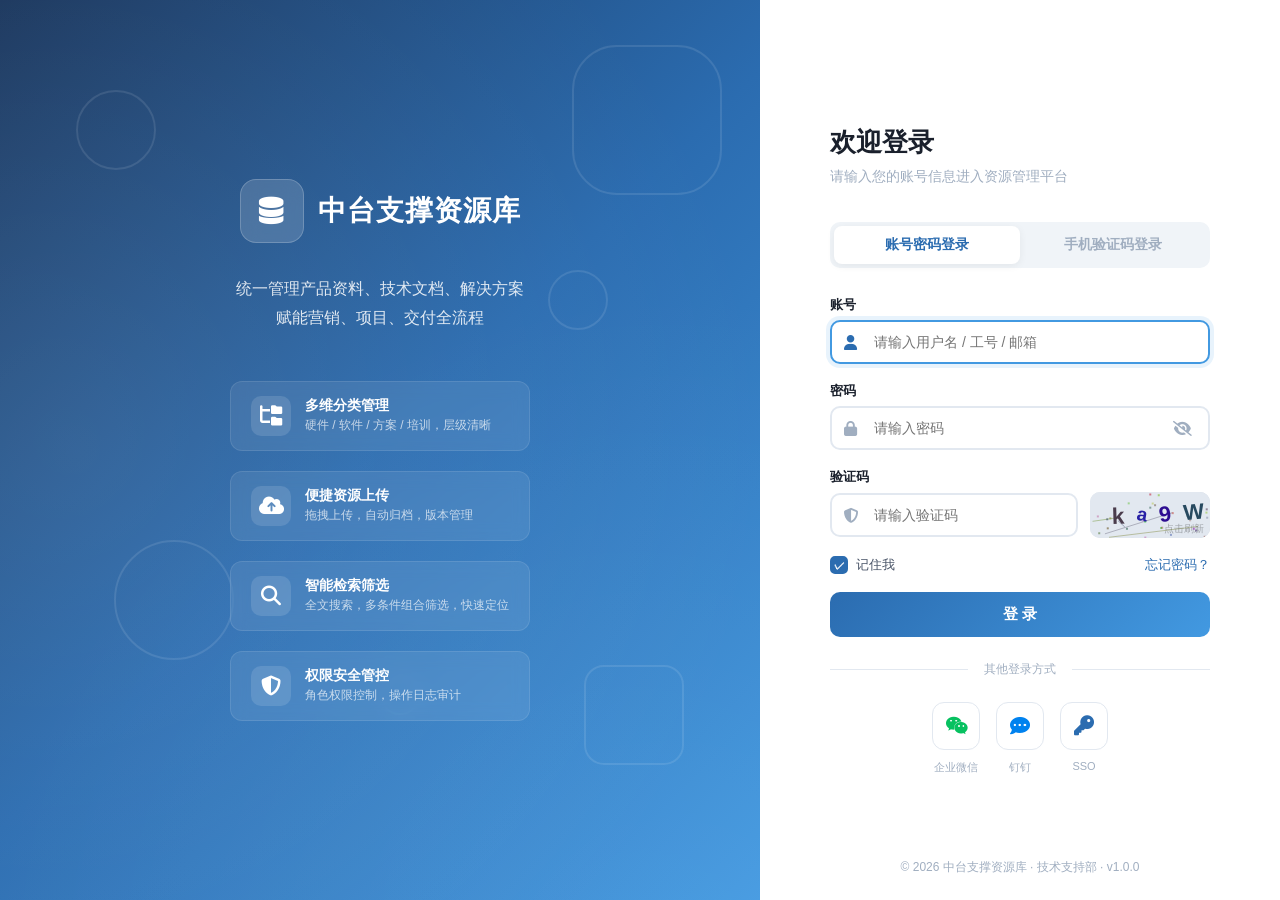
<file: login.html>
<!DOCTYPE html>
<html lang="zh-CN">
<head>
<meta charset="UTF-8">
<meta name="viewport" content="width=device-width, initial-scale=1.0">
<title>捷顺科技 · 中台支撑资源库 - 登录</title>
<link rel="stylesheet" href="https://cdnjs.cloudflare.com/ajax/libs/font-awesome/6.4.2/css/all.min.css">
<style>
:root {
  --primary: #2B6CB0;
  --primary-light: #4299E1;
  --primary-dark: #1A4E8A;
  --primary-bg: #EBF4FF;
  --danger: #E53E3E;
  --bg-body: #F0F4F8;
  --bg-white: #FFFFFF;
  --border: #E2E8F0;
  --text-primary: #1A202C;
  --text-secondary: #4A5568;
  --text-muted: #A0AEC0;
  --shadow-lg: 0 10px 40px rgba(0,0,0,0.1);
  --transition: all 0.3s cubic-bezier(0.4, 0, 0.2, 1);
}

*, *::before, *::after {
  margin: 0; padding: 0; box-sizing: border-box;
}

body {
  font-family: -apple-system, BlinkMacSystemFont, 'Segoe UI', 'PingFang SC', 'Hiragino Sans GB', 'Microsoft YaHei', sans-serif;
  min-height: 100vh;
  display: flex;
  background: var(--bg-body);
  overflow: hidden;
}

/* ============================================
   左侧品牌区
   ============================================ */
.login-brand {
  flex: 1;
  background: linear-gradient(135deg, #1A365D 0%, #2B6CB0 50%, #4299E1 100%);
  display: flex;
  flex-direction: column;
  justify-content: center;
  align-items: center;
  padding: 60px;
  position: relative;
  overflow: hidden;
}

.login-brand::before {
  content: '';
  position: absolute;
  top: -50%;
  left: -50%;
  width: 200%;
  height: 200%;
  background: radial-gradient(circle at 30% 50%, rgba(255,255,255,0.08) 0%, transparent 50%),
              radial-gradient(circle at 70% 80%, rgba(255,255,255,0.05) 0%, transparent 40%);
  animation: bgFloat 20s ease-in-out infinite;
}

@keyframes bgFloat {
  0%, 100% { transform: translate(0, 0) rotate(0deg); }
  33% { transform: translate(30px, -30px) rotate(2deg); }
  66% { transform: translate(-20px, 20px) rotate(-1deg); }
}

/* 浮动装饰元素 */
.floating-shapes {
  position: absolute;
  width: 100%;
  height: 100%;
  top: 0;
  left: 0;
  pointer-events: none;
}

.shape {
  position: absolute;
  border: 2px solid rgba(255,255,255,0.1);
  border-radius: 50%;
  animation: float 15s ease-in-out infinite;
}

.shape:nth-child(1) { width: 80px; height: 80px; top: 10%; left: 10%; animation-delay: 0s; }
.shape:nth-child(2) { width: 120px; height: 120px; top: 60%; left: 15%; animation-delay: -3s; }
.shape:nth-child(3) { width: 60px; height: 60px; top: 30%; right: 20%; animation-delay: -6s; }
.shape:nth-child(4) { width: 100px; height: 100px; bottom: 15%; right: 10%; animation-delay: -9s; border-radius: 20%; }
.shape:nth-child(5) { width: 40px; height: 40px; top: 75%; left: 50%; animation-delay: -12s; }
.shape:nth-child(6) { width: 150px; height: 150px; top: 5%; right: 5%; animation-delay: -4s; border-radius: 30%; }

@keyframes float {
  0%, 100% { transform: translateY(0) rotate(0deg); opacity: 0.3; }
  25% { transform: translateY(-20px) rotate(5deg); opacity: 0.6; }
  50% { transform: translateY(-10px) rotate(-3deg); opacity: 0.4; }
  75% { transform: translateY(-25px) rotate(2deg); opacity: 0.5; }
}

.brand-content {
  position: relative;
  z-index: 1;
  text-align: center;
  color: white;
}

.brand-logo {
  display: flex;
  align-items: center;
  justify-content: center;
  gap: 14px;
  margin-bottom: 32px;
}

.brand-logo-icon {
  width: 64px;
  height: 64px;
  background: rgba(255,255,255,0.15);
  backdrop-filter: blur(10px);
  border-radius: 16px;
  display: flex;
  align-items: center;
  justify-content: center;
  font-size: 28px;
  border: 1px solid rgba(255,255,255,0.2);
}

.brand-logo-text {
  font-size: 28px;
  font-weight: 800;
  letter-spacing: 1px;
}

.brand-desc {
  font-size: 16px;
  opacity: 0.85;
  margin-bottom: 48px;
  line-height: 1.8;
}

.brand-features {
  display: flex;
  flex-direction: column;
  gap: 20px;
  text-align: left;
  max-width: 360px;
}

.brand-feature {
  display: flex;
  align-items: center;
  gap: 14px;
  padding: 14px 20px;
  background: rgba(255,255,255,0.08);
  backdrop-filter: blur(8px);
  border-radius: 12px;
  border: 1px solid rgba(255,255,255,0.1);
  transition: var(--transition);
  animation: featureIn 0.6s ease backwards;
}

.brand-feature:nth-child(1) { animation-delay: 0.2s; }
.brand-feature:nth-child(2) { animation-delay: 0.4s; }
.brand-feature:nth-child(3) { animation-delay: 0.6s; }
.brand-feature:nth-child(4) { animation-delay: 0.8s; }

@keyframes featureIn {
  from { opacity: 0; transform: translateX(-20px); }
  to { opacity: 1; transform: translateX(0); }
}

.brand-feature:hover {
  background: rgba(255,255,255,0.14);
  transform: translateX(6px);
}

.brand-feature i {
  font-size: 20px;
  width: 40px;
  height: 40px;
  background: rgba(255,255,255,0.12);
  border-radius: 10px;
  display: flex;
  align-items: center;
  justify-content: center;
  flex-shrink: 0;
}

.brand-feature-text h4 {
  font-size: 14px;
  font-weight: 600;
  margin-bottom: 2px;
}

.brand-feature-text p {
  font-size: 12px;
  opacity: 0.7;
}

/* ============================================
   右侧登录区
   ============================================ */
.login-panel {
  width: 520px;
  display: flex;
  flex-direction: column;
  justify-content: center;
  align-items: center;
  padding: 60px;
  background: var(--bg-white);
  position: relative;
}

.login-box {
  width: 100%;
  max-width: 380px;
  animation: loginIn 0.5s ease;
}

@keyframes loginIn {
  from { opacity: 0; transform: translateY(20px); }
  to { opacity: 1; transform: translateY(0); }
}

.login-header {
  margin-bottom: 36px;
}

.login-header h2 {
  font-size: 26px;
  font-weight: 800;
  color: var(--text-primary);
  margin-bottom: 8px;
}

.login-header p {
  font-size: 14px;
  color: var(--text-muted);
}

/* 登录方式切换 */
.login-tabs {
  display: flex;
  gap: 0;
  margin-bottom: 28px;
  background: var(--bg-body);
  border-radius: 10px;
  padding: 4px;
}

.login-tab {
  flex: 1;
  padding: 10px;
  text-align: center;
  font-size: 13.5px;
  font-weight: 600;
  color: var(--text-muted);
  cursor: pointer;
  border-radius: 8px;
  transition: var(--transition);
}

.login-tab.active {
  background: var(--bg-white);
  color: var(--primary);
  box-shadow: 0 2px 8px rgba(0,0,0,0.06);
}

.login-tab:hover:not(.active) {
  color: var(--text-secondary);
}

/* 表单 */
.login-form {
  display: flex;
  flex-direction: column;
  gap: 18px;
}

.form-group {
  display: flex;
  flex-direction: column;
  gap: 6px;
}

.form-group label {
  font-size: 13px;
  font-weight: 600;
  color: var(--text-primary);
}

.input-wrapper {
  position: relative;
  display: flex;
  align-items: center;
}

.input-wrapper i.input-icon {
  position: absolute;
  left: 14px;
  font-size: 15px;
  color: var(--text-muted);
  transition: var(--transition);
  pointer-events: none;
}

.input-wrapper input {
  width: 100%;
  padding: 12px 14px 12px 42px;
  border: 2px solid var(--border);
  border-radius: 10px;
  font-size: 14px;
  color: var(--text-primary);
  transition: var(--transition);
  outline: none;
  font-family: inherit;
  background: var(--bg-white);
}

.input-wrapper input:focus {
  border-color: var(--primary-light);
  box-shadow: 0 0 0 4px rgba(66, 153, 225, 0.12);
}

.input-wrapper input:focus + i.input-icon,
.input-wrapper input:focus ~ i.input-icon {
  color: var(--primary);
}

.input-wrapper input.error {
  border-color: var(--danger);
  box-shadow: 0 0 0 4px rgba(229, 62, 62, 0.1);
}

.input-wrapper .btn-toggle-pwd {
  position: absolute;
  right: 14px;
  background: none;
  border: none;
  color: var(--text-muted);
  cursor: pointer;
  font-size: 15px;
  padding: 4px;
  transition: var(--transition);
}

.input-wrapper .btn-toggle-pwd:hover {
  color: var(--text-primary);
}

.error-msg {
  font-size: 12px;
  color: var(--danger);
  display: none;
  align-items: center;
  gap: 4px;
  margin-top: 2px;
}

.error-msg.show {
  display: flex;
}

/* 验证码行 */
.captcha-row {
  display: flex;
  gap: 12px;
}

.captcha-row .input-wrapper {
  flex: 1;
}

.captcha-box {
  width: 120px;
  height: 46px;
  border-radius: 10px;
  background: linear-gradient(135deg, #E2E8F0, #CBD5E0);
  display: flex;
  align-items: center;
  justify-content: center;
  cursor: pointer;
  user-select: none;
  position: relative;
  overflow: hidden;
  flex-shrink: 0;
  transition: var(--transition);
}

.captcha-box:hover {
  transform: scale(1.02);
}

.captcha-box canvas {
  width: 100%;
  height: 100%;
}

.captcha-refresh {
  position: absolute;
  bottom: 2px;
  right: 6px;
  font-size: 10px;
  color: rgba(0,0,0,0.3);
}

/* 记住密码 & 忘记密码 */
.form-options {
  display: flex;
  align-items: center;
  justify-content: space-between;
}

.remember-me {
  display: flex;
  align-items: center;
  gap: 8px;
  cursor: pointer;
  font-size: 13px;
  color: var(--text-secondary);
}

.remember-me input[type="checkbox"] {
  display: none;
}

.remember-me .custom-check {
  width: 18px;
  height: 18px;
  border: 2px solid var(--border);
  border-radius: 5px;
  display: flex;
  align-items: center;
  justify-content: center;
  transition: var(--transition);
  flex-shrink: 0;
}

.remember-me input:checked + .custom-check {
  background: var(--primary);
  border-color: var(--primary);
}

.remember-me input:checked + .custom-check::after {
  content: '✓';
  color: white;
  font-size: 11px;
  font-weight: 700;
}

.forgot-pwd {
  font-size: 13px;
  color: var(--primary);
  text-decoration: none;
  transition: var(--transition);
}

.forgot-pwd:hover {
  color: var(--primary-dark);
  text-decoration: underline;
}

/* 登录按钮 */
.btn-login {
  width: 100%;
  padding: 13px;
  background: linear-gradient(135deg, var(--primary), var(--primary-light));
  color: white;
  border: none;
  border-radius: 10px;
  font-size: 15px;
  font-weight: 700;
  cursor: pointer;
  transition: var(--transition);
  display: flex;
  align-items: center;
  justify-content: center;
  gap: 8px;
  position: relative;
  overflow: hidden;
}

.btn-login:hover {
  transform: translateY(-2px);
  box-shadow: 0 6px 20px rgba(43, 108, 176, 0.4);
}

.btn-login:active {
  transform: translateY(0);
}

.btn-login.loading {
  pointer-events: none;
  opacity: 0.85;
}

.btn-login .spinner {
  display: none;
  width: 18px;
  height: 18px;
  border: 2px solid rgba(255,255,255,0.3);
  border-top-color: white;
  border-radius: 50%;
  animation: spin 0.6s linear infinite;
}

.btn-login.loading .spinner {
  display: block;
}

.btn-login.loading .btn-text {
  display: none;
}

@keyframes spin {
  to { transform: rotate(360deg); }
}

/* 分割线 */
.divider {
  display: flex;
  align-items: center;
  gap: 16px;
  margin: 24px 0;
  color: var(--text-muted);
  font-size: 12px;
}

.divider::before,
.divider::after {
  content: '';
  flex: 1;
  height: 1px;
  background: var(--border);
}

/* 第三方登录 */
.third-party-login {
  display: flex;
  justify-content: center;
  gap: 16px;
}

.btn-third-party {
  width: 48px;
  height: 48px;
  border-radius: 12px;
  border: 1px solid var(--border);
  background: var(--bg-white);
  display: flex;
  align-items: center;
  justify-content: center;
  cursor: pointer;
  transition: var(--transition);
  font-size: 20px;
}

.btn-third-party:hover {
  transform: translateY(-3px);
  box-shadow: 0 4px 12px rgba(0,0,0,0.08);
}

.btn-third-party.wechat { color: #07C160; }
.btn-third-party.wechat:hover { background: #07C160; color: white; border-color: #07C160; }
.btn-third-party.dingtalk { color: #0082EF; }
.btn-third-party.dingtalk:hover { background: #0082EF; color: white; border-color: #0082EF; }
.btn-third-party.sso { color: var(--primary); }
.btn-third-party.sso:hover { background: var(--primary); color: white; border-color: var(--primary); }

.third-party-label {
  text-align: center;
  margin-top: 10px;
  display: flex;
  justify-content: center;
  gap: 16px;
}

.third-party-label span {
  width: 48px;
  font-size: 11px;
  color: var(--text-muted);
  text-align: center;
}

/* 底部版权 */
.login-footer {
  position: absolute;
  bottom: 24px;
  left: 0;
  right: 0;
  text-align: center;
  font-size: 12px;
  color: var(--text-muted);
}

/* ============================================
   Toast
   ============================================ */
.toast-container {
  position: fixed;
  top: 24px;
  right: 24px;
  z-index: 3000;
  display: flex;
  flex-direction: column;
  gap: 8px;
}

.toast {
  display: flex;
  align-items: center;
  gap: 10px;
  padding: 14px 20px;
  background: var(--bg-white);
  border-radius: 10px;
  box-shadow: var(--shadow-lg);
  font-size: 13px;
  color: var(--text-primary);
  animation: toastIn 0.4s cubic-bezier(0.34, 1.56, 0.64, 1);
  border-left: 4px solid var(--primary);
  min-width: 280px;
}

.toast.success { border-left-color: #38A169; }
.toast.success i { color: #38A169; }
.toast.error { border-left-color: var(--danger); }
.toast.error i { color: var(--danger); }

.toast-out { animation: toastOut 0.3s ease forwards; }

@keyframes toastIn {
  from { opacity: 0; transform: translateX(60px); }
  to { opacity: 1; transform: translateX(0); }
}
@keyframes toastOut {
  from { opacity: 1; transform: translateX(0); }
  to { opacity: 0; transform: translateX(60px); }
}

/* ============================================
   响应式
   ============================================ */
@media (max-width: 1024px) {
  .login-brand { display: none; }
  .login-panel { width: 100%; }
}
</style>
</head>
<body>

<!-- 左侧品牌区 -->
<div class="login-brand">
  <div class="floating-shapes">
    <div class="shape"></div>
    <div class="shape"></div>
    <div class="shape"></div>
    <div class="shape"></div>
    <div class="shape"></div>
    <div class="shape"></div>
  </div>
  <div class="brand-content">
    <div class="brand-logo">
      <div class="brand-logo-icon">
        <i class="fas fa-database"></i>
      </div>
      <div class="brand-logo-text">中台支撑资源库</div>
    </div>
    <p class="brand-desc">统一管理产品资料、技术文档、解决方案<br>赋能营销、项目、交付全流程</p>
    <div class="brand-features">
      <div class="brand-feature">
        <i class="fas fa-folder-tree"></i>
        <div class="brand-feature-text">
          <h4>多维分类管理</h4>
          <p>硬件 / 软件 / 方案 / 培训，层级清晰</p>
        </div>
      </div>
      <div class="brand-feature">
        <i class="fas fa-cloud-arrow-up"></i>
        <div class="brand-feature-text">
          <h4>便捷资源上传</h4>
          <p>拖拽上传，自动归档，版本管理</p>
        </div>
      </div>
      <div class="brand-feature">
        <i class="fas fa-magnifying-glass"></i>
        <div class="brand-feature-text">
          <h4>智能检索筛选</h4>
          <p>全文搜索，多条件组合筛选，快速定位</p>
        </div>
      </div>
      <div class="brand-feature">
        <i class="fas fa-shield-halved"></i>
        <div class="brand-feature-text">
          <h4>权限安全管控</h4>
          <p>角色权限控制，操作日志审计</p>
        </div>
      </div>
    </div>
  </div>
</div>

<!-- 右侧登录区 -->
<div class="login-panel">
  <div class="login-box">
    <div class="login-header">
      <h2>欢迎登录</h2>
      <p>请输入您的账号信息进入资源管理平台</p>
    </div>

    <!-- 登录方式切换 -->
    <div class="login-tabs">
      <div class="login-tab active" data-tab="account">账号密码登录</div>
      <div class="login-tab" data-tab="phone">手机验证码登录</div>
    </div>

    <!-- 账号密码登录表单 -->
    <form class="login-form" id="accountForm">
      <div class="form-group">
        <label>账号</label>
        <div class="input-wrapper">
          <input type="text" id="username" placeholder="请输入用户名 / 工号 / 邮箱" autocomplete="username">
          <i class="input-icon fas fa-user"></i>
        </div>
        <div class="error-msg" id="usernameError">
          <i class="fas fa-exclamation-circle"></i> <span>请输入账号</span>
        </div>
      </div>
      <div class="form-group">
        <label>密码</label>
        <div class="input-wrapper">
          <input type="password" id="password" placeholder="请输入密码" autocomplete="current-password">
          <i class="input-icon fas fa-lock"></i>
          <button type="button" class="btn-toggle-pwd" id="btnTogglePwd">
            <i class="fas fa-eye-slash"></i>
          </button>
        </div>
        <div class="error-msg" id="passwordError">
          <i class="fas fa-exclamation-circle"></i> <span>请输入密码</span>
        </div>
      </div>
      <div class="form-group">
        <label>验证码</label>
        <div class="captcha-row">
          <div class="input-wrapper">
            <input type="text" id="captcha" placeholder="请输入验证码" maxlength="4" autocomplete="off">
            <i class="input-icon fas fa-shield-halved"></i>
          </div>
          <div class="captcha-box" id="captchaBox" title="点击刷新验证码">
            <canvas id="captchaCanvas" width="120" height="46"></canvas>
            <span class="captcha-refresh">点击刷新</span>
          </div>
        </div>
        <div class="error-msg" id="captchaError">
          <i class="fas fa-exclamation-circle"></i> <span>请输入正确的验证码</span>
        </div>
      </div>
      <div class="form-options">
        <label class="remember-me">
          <input type="checkbox" id="rememberMe" checked>
          <span class="custom-check"></span>
          记住我
        </label>
        <a href="javascript:void(0)" class="forgot-pwd" id="forgotPwd">忘记密码？</a>
      </div>
      <button type="submit" class="btn-login" id="btnLogin">
        <span class="btn-text">登 录</span>
        <div class="spinner"></div>
      </button>
    </form>

    <!-- 手机验证码登录表单 -->
    <form class="login-form" id="phoneForm" style="display:none;">
      <div class="form-group">
        <label>手机号</label>
        <div class="input-wrapper">
          <input type="tel" id="phone" placeholder="请输入手机号" maxlength="11" autocomplete="tel">
          <i class="input-icon fas fa-mobile-screen"></i>
        </div>
        <div class="error-msg" id="phoneError">
          <i class="fas fa-exclamation-circle"></i> <span>请输入正确的手机号</span>
        </div>
      </div>
      <div class="form-group">
        <label>验证码</label>
        <div class="captcha-row">
          <div class="input-wrapper">
            <input type="text" id="smsCode" placeholder="请输入短信验证码" maxlength="6" autocomplete="one-time-code">
            <i class="input-icon fas fa-message"></i>
          </div>
          <button type="button" class="btn-login" id="btnSendSms" style="width:120px;padding:12px;font-size:13px;flex-shrink:0;">
            <span class="btn-text">获取验证码</span>
          </button>
        </div>
        <div class="error-msg" id="smsError">
          <i class="fas fa-exclamation-circle"></i> <span>请输入验证码</span>
        </div>
      </div>
      <button type="submit" class="btn-login" id="btnPhoneLogin">
        <span class="btn-text">登 录</span>
        <div class="spinner"></div>
      </button>
    </form>

    <div class="divider">其他登录方式</div>

    <div class="third-party-login">
      <button class="btn-third-party wechat" title="企业微信登录">
        <i class="fab fa-weixin"></i>
      </button>
      <button class="btn-third-party dingtalk" title="钉钉登录">
        <i class="fas fa-comment-dots"></i>
      </button>
      <button class="btn-third-party sso" title="SSO单点登录">
        <i class="fas fa-key"></i>
      </button>
    </div>
    <div class="third-party-label">
      <span>企业微信</span>
      <span>钉钉</span>
      <span>SSO</span>
    </div>
  </div>

  <div class="login-footer">
    &copy; 2026 中台支撑资源库 · 技术支持部 · v1.0.0
  </div>
</div>

<div class="toast-container" id="toastContainer"></div>

<script>
// ==========================================
// 预设账号（模拟后台用户数据）
// ==========================================
const USERS = [
  { username: 'admin',    password: 'admin123',   role: '超级管理员', name: '系统管理员', phone: '13800000001' },
  { username: 'manager',  password: 'manager123', role: '资源管理员', name: '张经理',     phone: '13800000002' },
  { username: 'editor',   password: 'editor123',  role: '内容编辑',   name: '李编辑',     phone: '13800000003' },
  { username: 'viewer',   password: 'viewer123',  role: '普通用户',   name: '王工程师',   phone: '13800000004' },
];

// ==========================================
// 验证码
// ==========================================
let currentCaptcha = '';

function generateCaptcha() {
  const canvas = document.getElementById('captchaCanvas');
  const ctx = canvas.getContext('2d');
  const chars = 'ABCDEFGHJKLMNPQRSTUVWXYZabcdefghjkmnpqrstuvwxyz23456789';
  currentCaptcha = '';

  // 背景
  ctx.fillStyle = '#E2E8F0';
  ctx.fillRect(0, 0, 120, 46);

  // 干扰线
  for (let i = 0; i < 4; i++) {
    ctx.beginPath();
    ctx.moveTo(Math.random() * 120, Math.random() * 46);
    ctx.lineTo(Math.random() * 120, Math.random() * 46);
    ctx.strokeStyle = `rgba(${Math.random()*150},${Math.random()*150},${Math.random()*150},0.4)`;
    ctx.lineWidth = 1;
    ctx.stroke();
  }

  // 干扰点
  for (let i = 0; i < 30; i++) {
    ctx.fillStyle = `rgba(${Math.random()*200},${Math.random()*200},${Math.random()*200},0.5)`;
    ctx.fillRect(Math.random() * 120, Math.random() * 46, 2, 2);
  }

  // 字符
  for (let i = 0; i < 4; i++) {
    const char = chars[Math.floor(Math.random() * chars.length)];
    currentCaptcha += char;
    ctx.font = `bold ${18 + Math.random() * 6}px Arial`;
    ctx.fillStyle = `rgb(${Math.random()*80},${Math.random()*80},${Math.random()*120 + 50})`;
    ctx.save();
    ctx.translate(22 + i * 24, 28 + Math.random() * 8 - 4);
    ctx.rotate((Math.random() - 0.5) * 0.4);
    ctx.fillText(char, 0, 0);
    ctx.restore();
  }
}

document.getElementById('captchaBox').addEventListener('click', generateCaptcha);

// ==========================================
// 登录方式切换
// ==========================================
document.querySelectorAll('.login-tab').forEach(tab => {
  tab.addEventListener('click', () => {
    document.querySelectorAll('.login-tab').forEach(t => t.classList.remove('active'));
    tab.classList.add('active');
    
    const isAccount = tab.dataset.tab === 'account';
    document.getElementById('accountForm').style.display = isAccount ? 'flex' : 'none';
    document.getElementById('phoneForm').style.display = isAccount ? 'none' : 'flex';
    clearErrors();
  });
});

// ==========================================
// 密码显示/隐藏
// ==========================================
document.getElementById('btnTogglePwd').addEventListener('click', function() {
  const pwdInput = document.getElementById('password');
  const icon = this.querySelector('i');
  if (pwdInput.type === 'password') {
    pwdInput.type = 'text';
    icon.className = 'fas fa-eye';
  } else {
    pwdInput.type = 'password';
    icon.className = 'fas fa-eye-slash';
  }
});

// ==========================================
// 账号密码登录
// ==========================================
document.getElementById('accountForm').addEventListener('submit', function(e) {
  e.preventDefault();
  clearErrors();

  const username = document.getElementById('username').value.trim();
  const password = document.getElementById('password').value;
  const captcha = document.getElementById('captcha').value.trim();
  let hasError = false;

  if (!username) {
    showFieldError('username', 'usernameError', '请输入账号');
    hasError = true;
  }
  if (!password) {
    showFieldError('password', 'passwordError', '请输入密码');
    hasError = true;
  }
  if (!captcha) {
    showFieldError('captcha', 'captchaError', '请输入验证码');
    hasError = true;
  } else if (captcha.toLowerCase() !== currentCaptcha.toLowerCase()) {
    showFieldError('captcha', 'captchaError', '验证码错误，请重新输入');
    generateCaptcha();
    hasError = true;
  }

  if (hasError) return;

  // 验证账号密码
  const user = USERS.find(u => 
    (u.username === username || u.phone === username) && u.password === password
  );

  const btn = document.getElementById('btnLogin');
  btn.classList.add('loading');

  setTimeout(() => {
    btn.classList.remove('loading');
    if (user) {
      // 登录成功 - 存储用户信息
      const sessionData = {
        username: user.username,
        name: user.name,
        role: user.role,
        loginTime: new Date().toISOString()
      };
      localStorage.setItem('resourceCenter_user', JSON.stringify(sessionData));

      if (document.getElementById('rememberMe').checked) {
        localStorage.setItem('resourceCenter_remember', username);
      } else {
        localStorage.removeItem('resourceCenter_remember');
      }

      showToast('success', `欢迎回来，${user.name}（${user.role}）`);
      setTimeout(() => {
        window.location.href = 'index.html';
      }, 1000);
    } else {
      showToast('error', '账号或密码错误，请重新输入');
      showFieldError('password', 'passwordError', '账号或密码错误');
      generateCaptcha();
      document.getElementById('captcha').value = '';
    }
  }, 1200);
});

// ==========================================
// 手机验证码登录
// ==========================================
let smsCountdown = 0;

document.getElementById('btnSendSms').addEventListener('click', function() {
  const phone = document.getElementById('phone').value.trim();
  if (!/^1[3-9]\d{9}$/.test(phone)) {
    showFieldError('phone', 'phoneError', '请输入正确的手机号');
    return;
  }

  if (smsCountdown > 0) return;

  showToast('success', `验证码已发送至 ${phone.replace(/(\d{3})\d{4}(\d{4})/, '$1****$2')}（模拟验证码: 123456）`);
  
  smsCountdown = 60;
  const btn = this;
  const btnText = btn.querySelector('.btn-text');
  const timer = setInterval(() => {
    smsCountdown--;
    btnText.textContent = `${smsCountdown}s`;
    if (smsCountdown <= 0) {
      clearInterval(timer);
      btnText.textContent = '获取验证码';
    }
  }, 1000);
});

document.getElementById('phoneForm').addEventListener('submit', function(e) {
  e.preventDefault();
  clearErrors();

  const phone = document.getElementById('phone').value.trim();
  const smsCode = document.getElementById('smsCode').value.trim();
  let hasError = false;

  if (!/^1[3-9]\d{9}$/.test(phone)) {
    showFieldError('phone', 'phoneError', '请输入正确的手机号');
    hasError = true;
  }
  if (!smsCode) {
    showFieldError('smsCode', 'smsError', '请输入验证码');
    hasError = true;
  }

  if (hasError) return;

  const btn = document.getElementById('btnPhoneLogin');
  btn.classList.add('loading');

  setTimeout(() => {
    btn.classList.remove('loading');
    if (smsCode === '123456') {
      const user = USERS.find(u => u.phone === phone) || { name: '用户', role: '普通用户', username: phone };
      const sessionData = {
        username: user.username,
        name: user.name,
        role: user.role,
        loginTime: new Date().toISOString()
      };
      localStorage.setItem('resourceCenter_user', JSON.stringify(sessionData));
      showToast('success', `登录成功，欢迎 ${user.name}`);
      setTimeout(() => {
        window.location.href = 'index.html';
      }, 1000);
    } else {
      showToast('error', '验证码错误');
      showFieldError('smsCode', 'smsError', '验证码错误，请重新输入');
    }
  }, 1200);
});

// ==========================================
// 忘记密码
// ==========================================
document.getElementById('forgotPwd').addEventListener('click', () => {
  showToast('success', '请联系管理员重置密码：admin@company.com');
});

// ==========================================
// 工具函数
// ==========================================
function showFieldError(inputId, errorId, msg) {
  const input = document.getElementById(inputId);
  const error = document.getElementById(errorId);
  input.classList.add('error');
  error.querySelector('span').textContent = msg;
  error.classList.add('show');
  // 抖动效果
  input.style.animation = 'shake 0.4s ease';
  setTimeout(() => input.style.animation = '', 400);
}

function clearErrors() {
  document.querySelectorAll('.error-msg').forEach(el => el.classList.remove('show'));
  document.querySelectorAll('input.error').forEach(el => el.classList.remove('error'));
}

function showToast(type, message) {
  const container = document.getElementById('toastContainer');
  const icons = { success: 'fas fa-check-circle', error: 'fas fa-times-circle' };
  const toast = document.createElement('div');
  toast.className = `toast ${type}`;
  toast.innerHTML = `<i class="${icons[type]}"></i> <span>${message}</span>`;
  container.appendChild(toast);
  setTimeout(() => {
    toast.classList.add('toast-out');
    setTimeout(() => toast.remove(), 300);
  }, 4000);
}

// 抖动动画
const shakeStyle = document.createElement('style');
shakeStyle.textContent = `
@keyframes shake {
  0%, 100% { transform: translateX(0); }
  20% { transform: translateX(-6px); }
  40% { transform: translateX(6px); }
  60% { transform: translateX(-4px); }
  80% { transform: translateX(4px); }
}`;
document.head.appendChild(shakeStyle);

// ==========================================
// 初始化
// ==========================================
window.addEventListener('DOMContentLoaded', () => {
  generateCaptcha();

  // 自动填充记住的账号
  const remembered = localStorage.getItem('resourceCenter_remember');
  if (remembered) {
    document.getElementById('username').value = remembered;
    document.getElementById('password').focus();
  } else {
    document.getElementById('username').focus();
  }

  // 如果已登录，直接跳转
  const user = localStorage.getItem('resourceCenter_user');
  if (user) {
    window.location.href = 'index.html';
  }
});
</script>
</body>
</html>
</file>
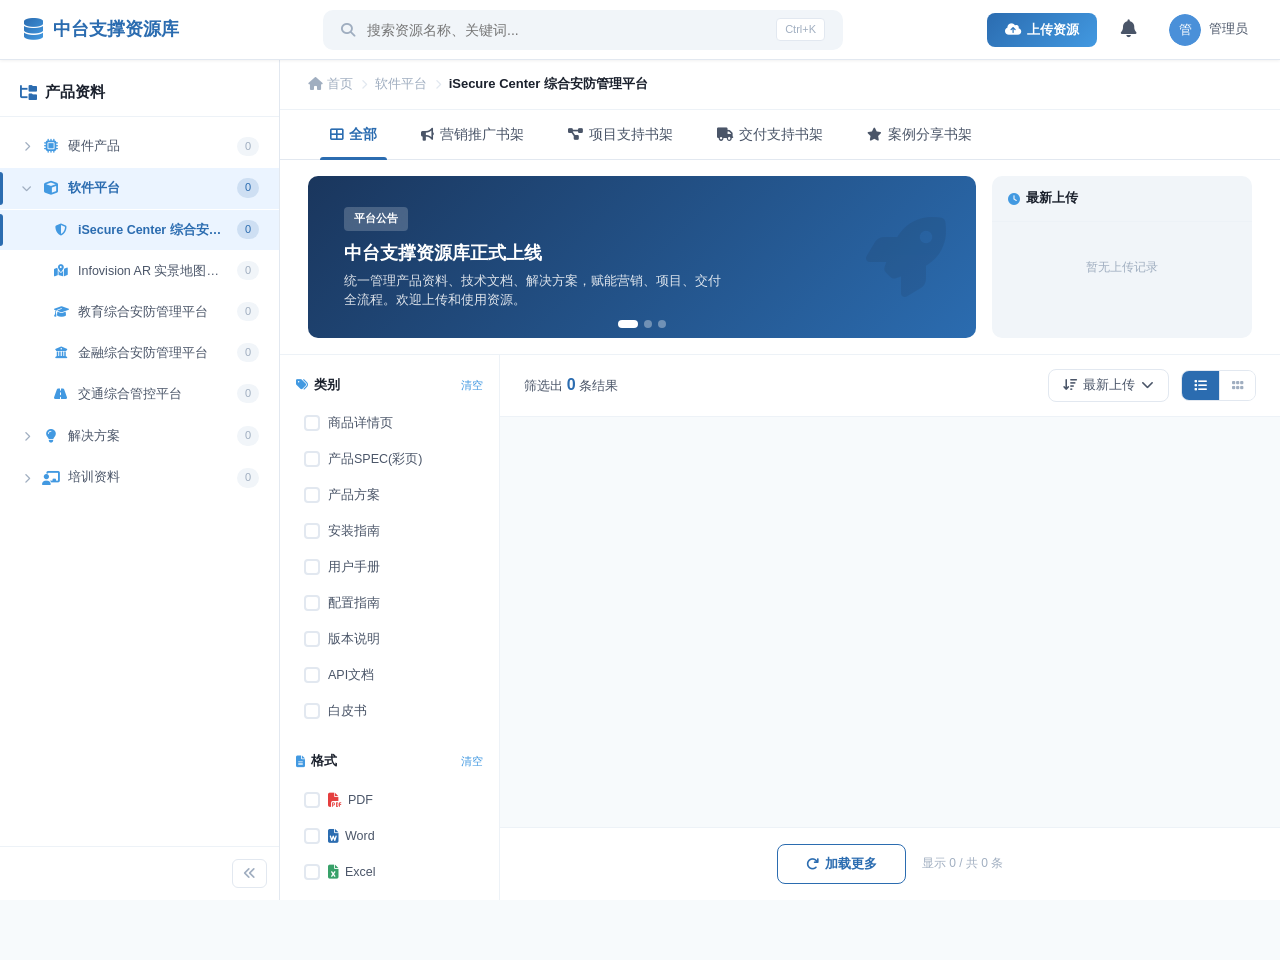
<file: history/index_v1.html>
<!DOCTYPE html>
<html lang="zh-CN">
<head>
<meta charset="UTF-8">
<meta name="viewport" content="width=device-width, initial-scale=1.0">
<title>中台支撑资源库</title>
<link rel="stylesheet" href="style_v1.css">
<link rel="stylesheet" href="https://cdnjs.cloudflare.com/ajax/libs/font-awesome/6.4.2/css/all.min.css">
</head>
<body>

<!-- 顶部导航栏 -->
<header class="top-header">
  <div class="header-left">
    <div class="logo">
      <i class="fas fa-database"></i>
      <span>中台支撑资源库</span>
    </div>
  </div>
  <div class="header-center">
    <div class="global-search">
      <i class="fas fa-search"></i>
      <input type="text" id="globalSearch" placeholder="搜索资源名称、关键词..." autocomplete="off">
      <kbd>Ctrl+K</kbd>
    </div>
  </div>
  <div class="header-right">
    <button class="btn-upload-header" id="btnUploadHeader">
      <i class="fas fa-cloud-upload-alt"></i> 上传资源
    </button>
    <div class="notification" id="notificationBtn">
      <i class="fas fa-bell"></i>
      <span class="badge" id="notifBadge">0</span>
      <div class="notif-dropdown" id="notifDropdown">
        <div class="notif-dropdown-header">
          <span>通知消息</span>
          <button class="notif-clear-btn" id="notifClearBtn">全部已读</button>
        </div>
        <div class="notif-dropdown-body" id="notifBody">
          <div class="notif-empty">暂无新通知</div>
        </div>
      </div>
    </div>
    <div class="user-avatar">
      <img src="data:image/svg+xml,%3Csvg xmlns='http://www.w3.org/2000/svg' viewBox='0 0 40 40'%3E%3Ccircle cx='20' cy='20' r='20' fill='%234A90D9'/%3E%3Ctext x='20' y='25' text-anchor='middle' fill='white' font-size='16'%3E管%3C/text%3E%3C/svg%3E" alt="用户">
      <span>管理员</span>
    </div>
  </div>
</header>

<div class="main-container">
  <!-- 左侧导航栏 -->
  <aside class="sidebar" id="sidebar">
    <div class="sidebar-header">
      <h3><i class="fas fa-folder-tree"></i> 产品资料</h3>
    </div>
    <nav class="sidebar-nav">
      <ul class="nav-tree">
        <!-- 硬件分类 -->
        <li class="nav-item has-children">
          <div class="nav-link" data-category="hardware">
            <i class="fas fa-chevron-right toggle-icon"></i>
            <i class="fas fa-microchip cat-icon"></i>
            <span>硬件产品</span>
            <span class="count-badge">0</span>
          </div>
          <ul class="sub-nav">
            <li class="nav-item">
              <div class="nav-link" data-product="camera">
                <i class="fas fa-video cat-icon sub-icon"></i>
                <span>智能摄像机系列</span>
                <span class="count-badge">0</span>
              </div>
            </li>
            <li class="nav-item">
              <div class="nav-link" data-product="nvr">
                <i class="fas fa-server cat-icon sub-icon"></i>
                <span>网络硬盘录像机</span>
                <span class="count-badge">0</span>
              </div>
            </li>
            <li class="nav-item">
              <div class="nav-link" data-product="access">
                <i class="fas fa-door-open cat-icon sub-icon"></i>
                <span>门禁控制设备</span>
                <span class="count-badge">0</span>
              </div>
            </li>
            <li class="nav-item">
              <div class="nav-link" data-product="alarm">
                <i class="fas fa-bell cat-icon sub-icon"></i>
                <span>报警探测设备</span>
                <span class="count-badge">0</span>
              </div>
            </li>
          </ul>
        </li>
        <!-- 软件分类 -->
        <li class="nav-item has-children expanded">
          <div class="nav-link active" data-category="software">
            <i class="fas fa-chevron-right toggle-icon"></i>
            <i class="fas fa-cube cat-icon"></i>
            <span>软件平台</span>
            <span class="count-badge">0</span>
          </div>
          <ul class="sub-nav" style="display:block;">
            <li class="nav-item">
              <div class="nav-link active" data-product="isecure">
                <i class="fas fa-shield-halved cat-icon sub-icon"></i>
                <span>iSecure Center 综合安防管理平台</span>
                <span class="count-badge">0</span>
              </div>
            </li>
            <li class="nav-item">
              <div class="nav-link" data-product="infovision">
                <i class="fas fa-map-location-dot cat-icon sub-icon"></i>
                <span>Infovision AR 实景地图平台</span>
                <span class="count-badge">0</span>
              </div>
            </li>
            <li class="nav-item">
              <div class="nav-link" data-product="education">
                <i class="fas fa-graduation-cap cat-icon sub-icon"></i>
                <span>教育综合安防管理平台</span>
                <span class="count-badge">0</span>
              </div>
            </li>
            <li class="nav-item">
              <div class="nav-link" data-product="finance">
                <i class="fas fa-building-columns cat-icon sub-icon"></i>
                <span>金融综合安防管理平台</span>
                <span class="count-badge">0</span>
              </div>
            </li>
            <li class="nav-item">
              <div class="nav-link" data-product="traffic">
                <i class="fas fa-road cat-icon sub-icon"></i>
                <span>交通综合管控平台</span>
                <span class="count-badge">0</span>
              </div>
            </li>
          </ul>
        </li>
        <!-- 解决方案 -->
        <li class="nav-item has-children">
          <div class="nav-link" data-category="solution">
            <i class="fas fa-chevron-right toggle-icon"></i>
            <i class="fas fa-lightbulb cat-icon"></i>
            <span>解决方案</span>
            <span class="count-badge">0</span>
          </div>
          <ul class="sub-nav">
            <li class="nav-item">
              <div class="nav-link" data-product="smart-city">
                <i class="fas fa-city cat-icon sub-icon"></i>
                <span>智慧城市方案</span>
                <span class="count-badge">0</span>
              </div>
            </li>
            <li class="nav-item">
              <div class="nav-link" data-product="smart-park">
                <i class="fas fa-tree-city cat-icon sub-icon"></i>
                <span>智慧园区方案</span>
                <span class="count-badge">0</span>
              </div>
            </li>
            <li class="nav-item">
              <div class="nav-link" data-product="smart-retail">
                <i class="fas fa-store cat-icon sub-icon"></i>
                <span>智慧零售方案</span>
                <span class="count-badge">0</span>
              </div>
            </li>
          </ul>
        </li>
        <!-- 培训资料 -->
        <li class="nav-item has-children">
          <div class="nav-link" data-category="training">
            <i class="fas fa-chevron-right toggle-icon"></i>
            <i class="fas fa-chalkboard-user cat-icon"></i>
            <span>培训资料</span>
            <span class="count-badge">0</span>
          </div>
          <ul class="sub-nav">
            <li class="nav-item">
              <div class="nav-link" data-product="tech-training">
                <i class="fas fa-wrench cat-icon sub-icon"></i>
                <span>技术培训</span>
                <span class="count-badge">0</span>
              </div>
            </li>
            <li class="nav-item">
              <div class="nav-link" data-product="sales-training">
                <i class="fas fa-handshake cat-icon sub-icon"></i>
                <span>销售培训</span>
                <span class="count-badge">0</span>
              </div>
            </li>
          </ul>
        </li>
      </ul>
    </nav>
    <div class="sidebar-footer">
      <button class="btn-collapse-sidebar" id="btnCollapse">
        <i class="fas fa-angles-left"></i>
      </button>
    </div>
  </aside>

  <!-- 主内容区 -->
  <main class="content-area">
    <!-- 面包屑 -->
    <div class="breadcrumb">
      <span><i class="fas fa-home"></i> 首页</span>
      <i class="fas fa-chevron-right"></i>
      <span>软件平台</span>
      <i class="fas fa-chevron-right"></i>
      <span class="current">iSecure Center 综合安防管理平台</span>
    </div>

    <!-- 顶部标签栏 -->
    <div class="tab-bar">
      <div class="tab active" data-tab="all">
        <i class="fas fa-th-large"></i> 全部
      </div>
      <div class="tab" data-tab="marketing">
        <i class="fas fa-bullhorn"></i> 营销推广书架
      </div>
      <div class="tab" data-tab="project">
        <i class="fas fa-project-diagram"></i> 项目支持书架
      </div>
      <div class="tab" data-tab="delivery">
        <i class="fas fa-truck"></i> 交付支持书架
      </div>
      <div class="tab" data-tab="cases">
        <i class="fas fa-star"></i> 案例分享书架
      </div>
      <div class="tab-indicator" id="tabIndicator"></div>
    </div>

    <!-- Banner 轮播区 -->
    <div class="banner-section">
      <div class="banner-carousel" id="bannerCarousel">
        <div class="banner-track" id="bannerTrack">
          <!-- 由JS动态生成 -->
        </div>
        <button class="banner-arrow banner-prev" id="bannerPrev"><i class="fas fa-chevron-left"></i></button>
        <button class="banner-arrow banner-next" id="bannerNext"><i class="fas fa-chevron-right"></i></button>
        <div class="banner-dots" id="bannerDots"></div>
      </div>
      <div class="banner-recent" id="bannerRecent">
        <div class="recent-header">
          <i class="fas fa-clock"></i> 最新上传
        </div>
        <div class="recent-list" id="recentList">
          <div class="recent-empty">暂无上传记录</div>
        </div>
      </div>
    </div>

    <!-- 筛选面板 + 内容区 -->
    <div class="content-body">
      <!-- 筛选面板 -->
      <div class="filter-panel" id="filterPanel">
        <div class="filter-section">
          <div class="filter-title">
            <i class="fas fa-tags"></i> 类别
            <button class="btn-clear-filter" id="btnClearCategory">清空</button>
          </div>
          <div class="filter-options">
            <label class="filter-checkbox">
              <input type="checkbox" value="product-detail"> 
              <span class="checkmark"></span>
              <span class="label-text">商品详情页</span>
            </label>
            <label class="filter-checkbox">
              <input type="checkbox" value="product-spec"> 
              <span class="checkmark"></span>
              <span class="label-text">产品SPEC(彩页)</span>
            </label>
            <label class="filter-checkbox">
              <input type="checkbox" value="product-plan"> 
              <span class="checkmark"></span>
              <span class="label-text">产品方案</span>
            </label>
            <label class="filter-checkbox">
              <input type="checkbox" value="install-guide"> 
              <span class="checkmark"></span>
              <span class="label-text">安装指南</span>
            </label>
            <label class="filter-checkbox">
              <input type="checkbox" value="user-manual"> 
              <span class="checkmark"></span>
              <span class="label-text">用户手册</span>
            </label>
            <label class="filter-checkbox">
              <input type="checkbox" value="config-guide"> 
              <span class="checkmark"></span>
              <span class="label-text">配置指南</span>
            </label>
            <label class="filter-checkbox">
              <input type="checkbox" value="release-note"> 
              <span class="checkmark"></span>
              <span class="label-text">版本说明</span>
            </label>
            <label class="filter-checkbox">
              <input type="checkbox" value="api-doc"> 
              <span class="checkmark"></span>
              <span class="label-text">API文档</span>
            </label>
            <label class="filter-checkbox">
              <input type="checkbox" value="white-paper"> 
              <span class="checkmark"></span>
              <span class="label-text">白皮书</span>
            </label>
          </div>
        </div>
        <div class="filter-section">
          <div class="filter-title">
            <i class="fas fa-file-lines"></i> 格式
            <button class="btn-clear-filter" id="btnClearFormat">清空</button>
          </div>
          <div class="filter-options">
            <label class="filter-checkbox">
              <input type="checkbox" value="pdf"> 
              <span class="checkmark"></span>
              <span class="label-text"><i class="fas fa-file-pdf format-icon pdf"></i> PDF</span>
            </label>
            <label class="filter-checkbox">
              <input type="checkbox" value="word"> 
              <span class="checkmark"></span>
              <span class="label-text"><i class="fas fa-file-word format-icon word"></i> Word</span>
            </label>
            <label class="filter-checkbox">
              <input type="checkbox" value="excel"> 
              <span class="checkmark"></span>
              <span class="label-text"><i class="fas fa-file-excel format-icon excel"></i> Excel</span>
            </label>
            <label class="filter-checkbox">
              <input type="checkbox" value="ppt"> 
              <span class="checkmark"></span>
              <span class="label-text"><i class="fas fa-file-powerpoint format-icon ppt"></i> PPT</span>
            </label>
            <label class="filter-checkbox">
              <input type="checkbox" value="video"> 
              <span class="checkmark"></span>
              <span class="label-text"><i class="fas fa-file-video format-icon video"></i> 视频</span>
            </label>
            <label class="filter-checkbox">
              <input type="checkbox" value="image"> 
              <span class="checkmark"></span>
              <span class="label-text"><i class="fas fa-file-image format-icon image"></i> 图片</span>
            </label>
            <label class="filter-checkbox">
              <input type="checkbox" value="zip"> 
              <span class="checkmark"></span>
              <span class="label-text"><i class="fas fa-file-zipper format-icon zip"></i> 压缩包</span>
            </label>
          </div>
        </div>
        <button class="btn-clear-all" id="btnClearAll">
          <i class="fas fa-rotate-left"></i> 清空所有筛选
        </button>
      </div>

      <!-- 资源列表区 -->
      <div class="resource-list-area">
        <!-- 工具栏 -->
        <div class="list-toolbar">
          <div class="result-info">
            筛选出 <strong id="resultCount">0</strong> 条结果
          </div>
          <div class="toolbar-actions">
            <div class="sort-dropdown">
              <button class="btn-sort" id="btnSort">
                <i class="fas fa-arrow-down-wide-short"></i> 最新上传
                <i class="fas fa-chevron-down"></i>
              </button>
              <div class="sort-menu" id="sortMenu">
                <div class="sort-option active" data-sort="newest">最新上传</div>
                <div class="sort-option" data-sort="oldest">最早上传</div>
                <div class="sort-option" data-sort="name">按名称排序</div>
                <div class="sort-option" data-sort="size">按大小排序</div>
                <div class="sort-option" data-sort="downloads">按下载量排序</div>
              </div>
            </div>
            <div class="view-toggle">
              <button class="btn-view active" data-view="list" title="列表视图">
                <i class="fas fa-list"></i>
              </button>
              <button class="btn-view" data-view="grid" title="网格视图">
                <i class="fas fa-grip"></i>
              </button>
            </div>
          </div>
        </div>

        <!-- 资源卡片列表 -->
        <div class="resource-list" id="resourceList">
          <!-- 资源卡片由JS动态生成 -->
        </div>

        <!-- 加载更多 / 分页 -->
        <div class="pagination-area">
          <button class="btn-load-more" id="btnLoadMore">
            <i class="fas fa-arrow-rotate-right"></i> 加载更多
          </button>
          <div class="page-info">
            显示 0 / 共 0 条
          </div>
        </div>
      </div>
    </div>
  </main>
</div>

<!-- 上传弹窗 -->
<div class="modal-overlay" id="uploadModal">
  <div class="modal">
    <div class="modal-header">
      <h3><i class="fas fa-cloud-upload-alt"></i> 上传资源</h3>
      <button class="btn-close-modal" id="btnCloseModal">&times;</button>
    </div>
    <div class="modal-body">
      <div class="upload-zone" id="uploadZone">
        <div class="upload-icon">
          <i class="fas fa-cloud-arrow-up"></i>
        </div>
        <p class="upload-text">拖拽文件到此处，或 <span class="upload-link">点击选择文件</span></p>
        <p class="upload-hint">支持 PDF、Word、Excel、PPT、视频、图片、压缩包，单文件不超过 500MB</p>
        <input type="file" id="fileInput" multiple hidden accept=".pdf,.doc,.docx,.xls,.xlsx,.ppt,.pptx,.mp4,.avi,.mov,.jpg,.jpeg,.png,.gif,.zip,.rar,.7z">
      </div>
      <div class="upload-file-list" id="uploadFileList"></div>
      <div class="upload-form">
        <div class="form-row">
          <div class="form-group">
            <label>资源名称 <span class="required">*</span></label>
            <input type="text" id="resourceName" placeholder="请输入资源名称">
          </div>
          <div class="form-group">
            <label>所属产品 <span class="required">*</span></label>
            <select id="resourceProduct">
              <option value="">请选择产品</option>
              <optgroup label="硬件产品">
                <option value="camera">智能摄像机系列</option>
                <option value="nvr">网络硬盘录像机</option>
                <option value="access">门禁控制设备</option>
                <option value="alarm">报警探测设备</option>
              </optgroup>
              <optgroup label="软件平台">
                <option value="isecure" selected>iSecure Center 综合安防管理平台</option>
                <option value="infovision">Infovision AR 实景地图平台</option>
                <option value="education">教育综合安防管理平台</option>
                <option value="finance">金融综合安防管理平台</option>
                <option value="traffic">交通综合管控平台</option>
              </optgroup>
            </select>
          </div>
        </div>
        <div class="form-row">
          <div class="form-group">
            <label>资源类别 <span class="required">*</span></label>
            <select id="resourceCategory">
              <option value="">请选择类别</option>
              <option value="product-detail">商品详情页</option>
              <option value="product-spec">产品SPEC(彩页)</option>
              <option value="product-plan">产品方案</option>
              <option value="install-guide">安装指南</option>
              <option value="user-manual">用户手册</option>
              <option value="config-guide">配置指南</option>
              <option value="release-note">版本说明</option>
              <option value="api-doc">API文档</option>
              <option value="white-paper">白皮书</option>
            </select>
          </div>
          <div class="form-group">
            <label>书架归属 <span class="required">*</span></label>
            <select id="resourceShelf">
              <option value="">请选择书架</option>
              <option value="marketing">营销推广书架</option>
              <option value="project">项目支持书架</option>
              <option value="delivery">交付支持书架</option>
              <option value="cases">案例分享书架</option>
            </select>
          </div>
        </div>
        <div class="form-row">
          <div class="form-group">
            <label>适用版本</label>
            <input type="text" id="resourceVersion" placeholder="如 V2.0.0">
          </div>
          <div class="form-group">
            <label>上传地址</label>
            <input type="text" id="uploadPath" value="/resources/software/isecure/" readonly>
            <span class="form-hint">资源将存储到此路径</span>
          </div>
        </div>
        <div class="form-row">
          <div class="form-group full-width">
            <label>资源描述</label>
            <textarea id="resourceDesc" rows="3" placeholder="请输入资源描述信息..."></textarea>
          </div>
        </div>
        <div class="form-row">
          <div class="form-group full-width">
            <label>标签</label>
            <div class="tag-input-area">
              <div class="tags-container" id="tagsContainer"></div>
              <input type="text" id="tagInput" placeholder="输入标签后按回车添加">
            </div>
          </div>
        </div>
      </div>
    </div>
    <div class="modal-footer">
      <button class="btn-secondary" id="btnCancelUpload">取消</button>
      <button class="btn-primary" id="btnConfirmUpload">
        <i class="fas fa-upload"></i> 确认上传
      </button>
    </div>
  </div>
</div>

<!-- 资源详情弹窗 -->
<div class="modal-overlay" id="detailModal">
  <div class="modal modal-detail">
    <div class="modal-header">
      <h3 id="detailTitle"><i class="fas fa-file"></i> 资源详情</h3>
      <button class="btn-close-modal" id="btnCloseDetail">&times;</button>
    </div>
    <div class="modal-body" id="detailBody">
      <!-- 动态填充 -->
    </div>
    <div class="modal-footer">
      <button class="btn-secondary" id="btnCloseDetail2">关闭</button>
      <button class="btn-primary" id="btnDownloadDetail">
        <i class="fas fa-download"></i> 下载资源
      </button>
    </div>
  </div>
</div>

<!-- Toast 通知 -->
<div class="toast-container" id="toastContainer"></div>

<script src="app_v1.js"></script>
</body>
</html>
</file>
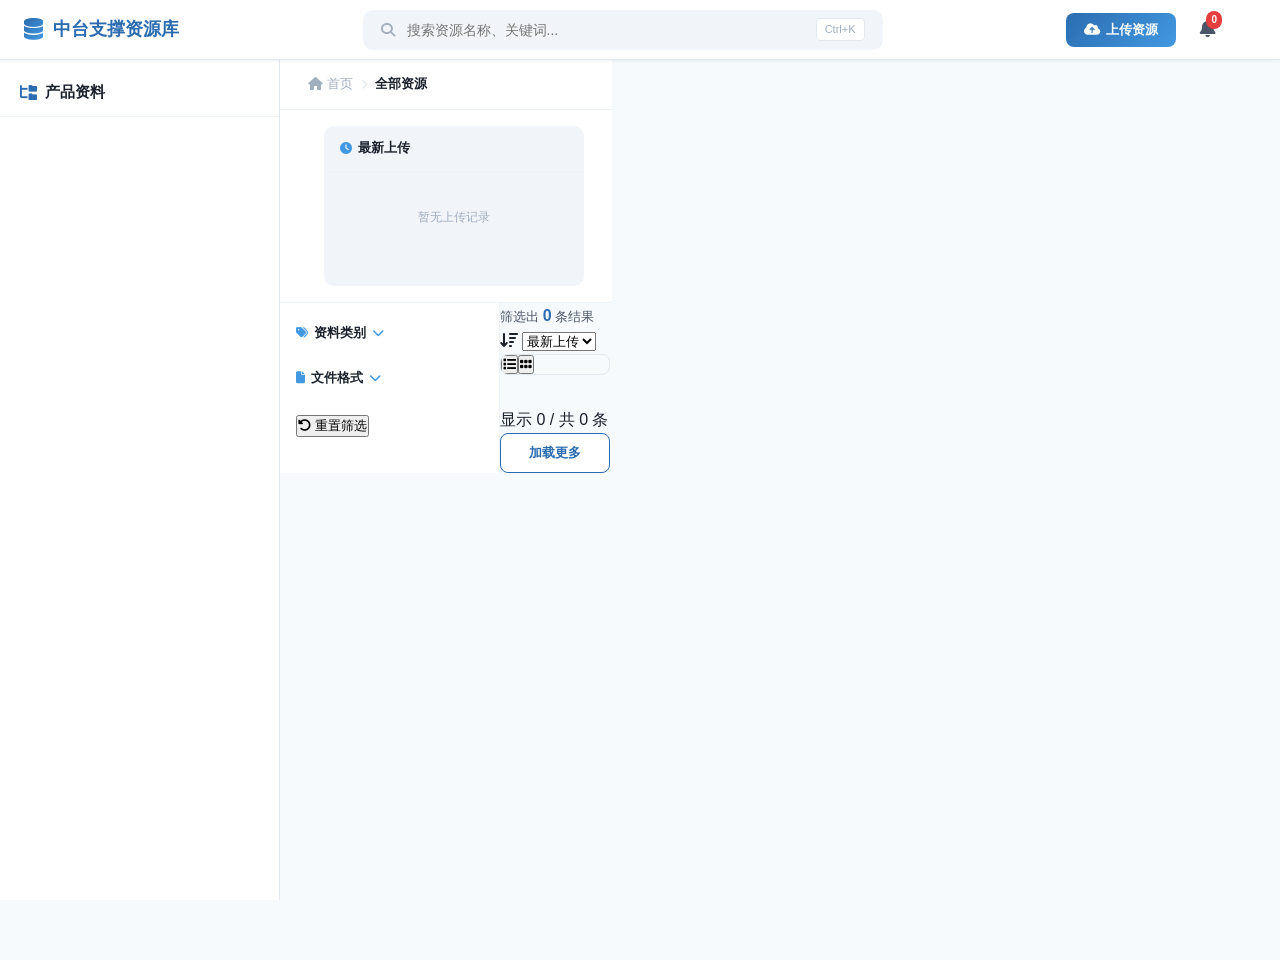
<file: history/index_v2.html>
<!DOCTYPE html>
<html lang="zh-CN">
<head>
<meta charset="UTF-8">
<meta name="viewport" content="width=device-width, initial-scale=1.0">
<title>中台支撑资源库</title>
<link rel="stylesheet" href="style_v2.css">
<link rel="stylesheet" href="https://cdnjs.cloudflare.com/ajax/libs/font-awesome/6.4.2/css/all.min.css">
</head>
<body>

<!-- 顶部导航栏 -->
<header class="top-header">
  <div class="header-left">
    <div class="logo">
      <i class="fas fa-database"></i>
      <span>中台支撑资源库</span>
    </div>
  </div>
  <div class="header-center">
    <div class="global-search">
      <i class="fas fa-search"></i>
      <input type="text" id="globalSearch" placeholder="搜索资源名称、关键词..." autocomplete="off">
      <kbd>Ctrl+K</kbd>
    </div>
  </div>
  <div class="header-right">
    <button class="btn-upload-header" id="btnUploadHeader">
      <i class="fas fa-cloud-upload-alt"></i> 上传资源
    </button>
    <div class="notification" id="notificationBtn">
      <i class="fas fa-bell"></i>
      <span class="badge" id="notifBadge">0</span>
      <div class="notif-dropdown" id="notifDropdown">
        <div class="notif-dropdown-header">
          <span>通知消息</span>
          <button class="notif-clear-btn" id="notifClearBtn">全部已读</button>
        </div>
        <div class="notif-dropdown-body" id="notifBody">
          <div class="notif-empty">暂无新通知</div>
        </div>
      </div>
    </div>
    <div class="user-avatar" id="userAvatarBtn"></div>
  </div>
</header>

<div class="main-container">
  <!-- 左侧导航栏 - 由JS动态渲染 -->
  <aside class="sidebar" id="sidebar">
    <div class="sidebar-header">
      <h3><i class="fas fa-folder-tree"></i> 产品资料</h3>
    </div>
    <nav class="sidebar-nav">
      <ul class="nav-tree" id="navTree">
        <!-- 由config.js + app.js动态生成 -->
      </ul>
    </nav>
  </aside>

  <div class="content-wrapper">
    <!-- 书架标签 - 由JS动态渲染 -->
    <div class="tabs-bar">
      <div class="tabs" id="tabsBar">
        <!-- 由JS动态生成 -->
      </div>
      <div class="breadcrumb">
        <span><i class="fas fa-home"></i> 首页</span>
        <i class="fas fa-chevron-right"></i>
        <span class="current" id="breadcrumbCurrent">全部资源</span>
      </div>
    </div>

    <!-- Banner 轮播区 -->
    <div class="banner-section">
      <div class="banner-carousel" id="bannerCarousel">
        <div class="banner-track" id="bannerTrack">
          <!-- 由JS动态生成 -->
        </div>
        <button class="banner-arrow banner-prev" id="bannerPrev"><i class="fas fa-chevron-left"></i></button>
        <button class="banner-arrow banner-next" id="bannerNext"><i class="fas fa-chevron-right"></i></button>
        <div class="banner-dots" id="bannerDots"></div>
      </div>
      <div class="banner-recent" id="bannerRecent">
        <div class="recent-header">
          <i class="fas fa-clock"></i> 最新上传
        </div>
        <div class="recent-list" id="recentList">
          <div class="recent-empty">暂无上传记录</div>
        </div>
      </div>
    </div>

    <!-- 筛选面板 + 内容区 -->
    <div class="content-body">
      <!-- 右侧筛选面板 - 由JS动态渲染 -->
      <aside class="filter-panel" id="filterPanel">
        <div class="filter-section">
          <h4 class="filter-title">
            <i class="fas fa-tags"></i> 资料类别
            <i class="fas fa-chevron-down toggle"></i>
          </h4>
          <div class="filter-body" id="filterCategories">
            <!-- 由JS动态生成 -->
          </div>
        </div>
        <div class="filter-section">
          <h4 class="filter-title">
            <i class="fas fa-file"></i> 文件格式
            <i class="fas fa-chevron-down toggle"></i>
          </h4>
          <div class="filter-body" id="filterFormats">
            <!-- 由JS动态生成 -->
          </div>
        </div>
        <button class="filter-reset-btn" id="btnResetFilter">
          <i class="fas fa-rotate-left"></i> 重置筛选
        </button>
      </aside>

      <!-- 资源列表 -->
      <main class="resource-main">
        <div class="resource-toolbar">
          <div class="toolbar-left">
            <span class="result-info">
              筛选出 <strong id="resultCount">0</strong> 条结果
            </span>
          </div>
          <div class="toolbar-right">
            <div class="sort-select">
              <i class="fas fa-arrow-down-wide-short"></i>
              <select id="sortSelect">
                <option value="newest">最新上传</option>
                <option value="downloads">下载最多</option>
                <option value="name">名称排序</option>
              </select>
            </div>
            <div class="view-toggle">
              <button class="view-btn active" data-view="list" title="列表视图">
                <i class="fas fa-list"></i>
              </button>
              <button class="view-btn" data-view="grid" title="网格视图">
                <i class="fas fa-grip"></i>
              </button>
            </div>
          </div>
        </div>

        <div class="resource-list" id="resourceList">
          <!-- 由JS动态渲染 -->
        </div>

        <div class="load-more">
          <div class="pagination-info">
            显示 0 / 共 0 条
          </div>
          <button class="btn-load-more" id="btnLoadMore">加载更多</button>
        </div>
      </main>
    </div>
  </div>
</div>

<!-- 上传弹窗 -->
<div class="modal-overlay" id="uploadModal">
  <div class="modal-container upload-modal">
    <div class="modal-header">
      <h3><i class="fas fa-cloud-upload-alt"></i> 上传资源</h3>
      <button class="modal-close" onclick="closeModal('uploadModal')"><i class="fas fa-times"></i></button>
    </div>
    <div class="modal-body">
      <div class="upload-zone" id="uploadZone">
        <i class="fas fa-cloud-arrow-up"></i>
        <p>拖拽文件到此处，或 <label for="fileInput" class="upload-link">点击选择文件</label></p>
        <span>支持 PDF、Word、Excel、PPT、视频、图片、压缩包等格式</span>
        <input type="file" id="fileInput" multiple hidden>
      </div>
      <div class="upload-file-list" id="uploadFileList"></div>
      <div class="upload-form">
        <div class="form-row">
          <div class="form-group">
            <label>资源名称 <span class="required">*</span></label>
            <input type="text" id="uploadName" placeholder="输入资源名称">
          </div>
          <div class="form-group">
            <label>版本号</label>
            <input type="text" id="uploadVersion" placeholder="如 V2.0.0">
          </div>
        </div>
        <div class="form-row">
          <div class="form-group">
            <label>所属产品 <span class="required">*</span></label>
            <select id="uploadProduct">
              <option value="">请选择产品</option>
              <!-- 由JS动态生成 -->
            </select>
          </div>
          <div class="form-group">
            <label>资料类别 <span class="required">*</span></label>
            <select id="uploadCategory">
              <option value="">请选择类别</option>
              <!-- 由JS动态生成 -->
            </select>
          </div>
        </div>
        <div class="form-row">
          <div class="form-group">
            <label>书架归属 <span class="required">*</span></label>
            <select id="uploadShelf">
              <option value="">请选择书架</option>
              <!-- 由JS动态生成 -->
            </select>
          </div>
          <div class="form-group">
            <label>文件格式</label>
            <select id="uploadFormat">
              <option value="">自动识别</option>
              <!-- 由JS动态生成 -->
            </select>
          </div>
        </div>
        <div class="form-group">
          <label>存储路径</label>
          <input type="text" id="uploadPath" placeholder="/resources/" readonly>
        </div>
        <div class="form-group">
          <label>资源描述</label>
          <textarea id="uploadDesc" rows="3" placeholder="简要描述资源内容..."></textarea>
        </div>
        <div class="form-group">
          <label>标签</label>
          <div class="tag-input-wrapper" id="tagInputWrapper">
            <div class="tag-list" id="tagList"></div>
            <input type="text" id="tagInput" placeholder="输入标签后按回车添加">
          </div>
        </div>
      </div>
    </div>
    <div class="modal-footer">
      <button class="btn-secondary" onclick="closeModal('uploadModal')">取消</button>
      <button class="btn-primary" id="btnSubmitUpload"><i class="fas fa-upload"></i> 确认上传</button>
    </div>
  </div>
</div>

<!-- 详情弹窗 -->
<div class="modal-overlay" id="detailModal">
  <div class="modal-container detail-modal">
    <div class="modal-header">
      <h3 id="detailTitle">资源详情</h3>
      <button class="modal-close" onclick="closeModal('detailModal')"><i class="fas fa-times"></i></button>
    </div>
    <div class="modal-body" id="detailBody"></div>
    <div class="modal-footer">
      <button class="btn-secondary" onclick="closeModal('detailModal')">关闭</button>
      <button class="btn-primary" id="btnDetailDownload"><i class="fas fa-download"></i> 下载资源</button>
    </div>
  </div>
</div>

<!-- Toast -->
<div class="toast-container" id="toastContainer"></div>

<script src="config_v2.js"></script>
<script src="app_v2.js"></script>
</body>
</html>
</file>
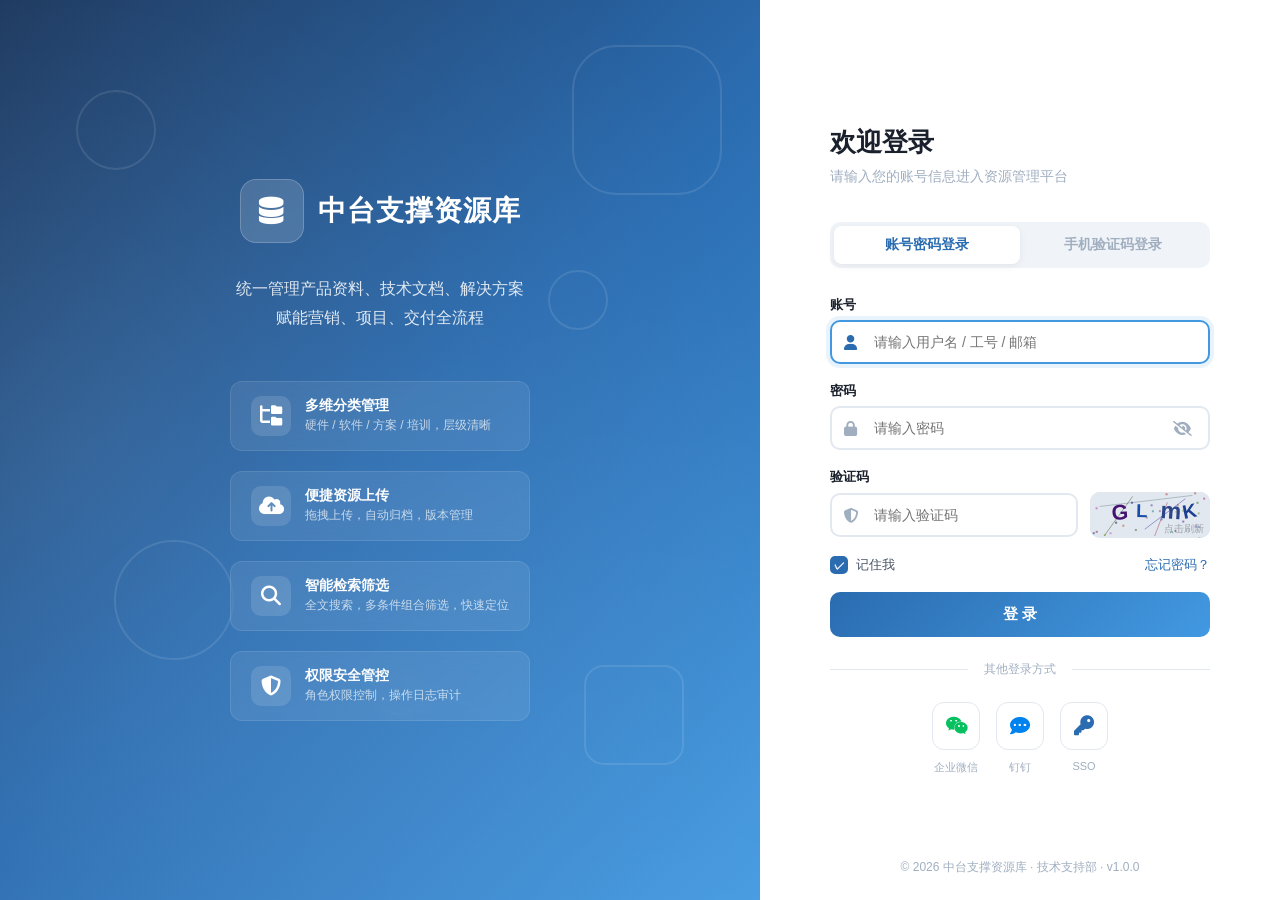
<file: history/login_v1.html>
<!DOCTYPE html>
<html lang="zh-CN">
<head>
<meta charset="UTF-8">
<meta name="viewport" content="width=device-width, initial-scale=1.0">
<title>中台支撑资源库 - 登录</title>
<link rel="stylesheet" href="https://cdnjs.cloudflare.com/ajax/libs/font-awesome/6.4.2/css/all.min.css">
<style>
:root {
  --primary: #2B6CB0;
  --primary-light: #4299E1;
  --primary-dark: #1A4E8A;
  --primary-bg: #EBF4FF;
  --danger: #E53E3E;
  --bg-body: #F0F4F8;
  --bg-white: #FFFFFF;
  --border: #E2E8F0;
  --text-primary: #1A202C;
  --text-secondary: #4A5568;
  --text-muted: #A0AEC0;
  --shadow-lg: 0 10px 40px rgba(0,0,0,0.1);
  --transition: all 0.3s cubic-bezier(0.4, 0, 0.2, 1);
}

*, *::before, *::after {
  margin: 0; padding: 0; box-sizing: border-box;
}

body {
  font-family: -apple-system, BlinkMacSystemFont, 'Segoe UI', 'PingFang SC', 'Hiragino Sans GB', 'Microsoft YaHei', sans-serif;
  min-height: 100vh;
  display: flex;
  background: var(--bg-body);
  overflow: hidden;
}

/* ============================================
   左侧品牌区
   ============================================ */
.login-brand {
  flex: 1;
  background: linear-gradient(135deg, #1A365D 0%, #2B6CB0 50%, #4299E1 100%);
  display: flex;
  flex-direction: column;
  justify-content: center;
  align-items: center;
  padding: 60px;
  position: relative;
  overflow: hidden;
}

.login-brand::before {
  content: '';
  position: absolute;
  top: -50%;
  left: -50%;
  width: 200%;
  height: 200%;
  background: radial-gradient(circle at 30% 50%, rgba(255,255,255,0.08) 0%, transparent 50%),
              radial-gradient(circle at 70% 80%, rgba(255,255,255,0.05) 0%, transparent 40%);
  animation: bgFloat 20s ease-in-out infinite;
}

@keyframes bgFloat {
  0%, 100% { transform: translate(0, 0) rotate(0deg); }
  33% { transform: translate(30px, -30px) rotate(2deg); }
  66% { transform: translate(-20px, 20px) rotate(-1deg); }
}

/* 浮动装饰元素 */
.floating-shapes {
  position: absolute;
  width: 100%;
  height: 100%;
  top: 0;
  left: 0;
  pointer-events: none;
}

.shape {
  position: absolute;
  border: 2px solid rgba(255,255,255,0.1);
  border-radius: 50%;
  animation: float 15s ease-in-out infinite;
}

.shape:nth-child(1) { width: 80px; height: 80px; top: 10%; left: 10%; animation-delay: 0s; }
.shape:nth-child(2) { width: 120px; height: 120px; top: 60%; left: 15%; animation-delay: -3s; }
.shape:nth-child(3) { width: 60px; height: 60px; top: 30%; right: 20%; animation-delay: -6s; }
.shape:nth-child(4) { width: 100px; height: 100px; bottom: 15%; right: 10%; animation-delay: -9s; border-radius: 20%; }
.shape:nth-child(5) { width: 40px; height: 40px; top: 75%; left: 50%; animation-delay: -12s; }
.shape:nth-child(6) { width: 150px; height: 150px; top: 5%; right: 5%; animation-delay: -4s; border-radius: 30%; }

@keyframes float {
  0%, 100% { transform: translateY(0) rotate(0deg); opacity: 0.3; }
  25% { transform: translateY(-20px) rotate(5deg); opacity: 0.6; }
  50% { transform: translateY(-10px) rotate(-3deg); opacity: 0.4; }
  75% { transform: translateY(-25px) rotate(2deg); opacity: 0.5; }
}

.brand-content {
  position: relative;
  z-index: 1;
  text-align: center;
  color: white;
}

.brand-logo {
  display: flex;
  align-items: center;
  justify-content: center;
  gap: 14px;
  margin-bottom: 32px;
}

.brand-logo-icon {
  width: 64px;
  height: 64px;
  background: rgba(255,255,255,0.15);
  backdrop-filter: blur(10px);
  border-radius: 16px;
  display: flex;
  align-items: center;
  justify-content: center;
  font-size: 28px;
  border: 1px solid rgba(255,255,255,0.2);
}

.brand-logo-text {
  font-size: 28px;
  font-weight: 800;
  letter-spacing: 1px;
}

.brand-desc {
  font-size: 16px;
  opacity: 0.85;
  margin-bottom: 48px;
  line-height: 1.8;
}

.brand-features {
  display: flex;
  flex-direction: column;
  gap: 20px;
  text-align: left;
  max-width: 360px;
}

.brand-feature {
  display: flex;
  align-items: center;
  gap: 14px;
  padding: 14px 20px;
  background: rgba(255,255,255,0.08);
  backdrop-filter: blur(8px);
  border-radius: 12px;
  border: 1px solid rgba(255,255,255,0.1);
  transition: var(--transition);
  animation: featureIn 0.6s ease backwards;
}

.brand-feature:nth-child(1) { animation-delay: 0.2s; }
.brand-feature:nth-child(2) { animation-delay: 0.4s; }
.brand-feature:nth-child(3) { animation-delay: 0.6s; }
.brand-feature:nth-child(4) { animation-delay: 0.8s; }

@keyframes featureIn {
  from { opacity: 0; transform: translateX(-20px); }
  to { opacity: 1; transform: translateX(0); }
}

.brand-feature:hover {
  background: rgba(255,255,255,0.14);
  transform: translateX(6px);
}

.brand-feature i {
  font-size: 20px;
  width: 40px;
  height: 40px;
  background: rgba(255,255,255,0.12);
  border-radius: 10px;
  display: flex;
  align-items: center;
  justify-content: center;
  flex-shrink: 0;
}

.brand-feature-text h4 {
  font-size: 14px;
  font-weight: 600;
  margin-bottom: 2px;
}

.brand-feature-text p {
  font-size: 12px;
  opacity: 0.7;
}

/* ============================================
   右侧登录区
   ============================================ */
.login-panel {
  width: 520px;
  display: flex;
  flex-direction: column;
  justify-content: center;
  align-items: center;
  padding: 60px;
  background: var(--bg-white);
  position: relative;
}

.login-box {
  width: 100%;
  max-width: 380px;
  animation: loginIn 0.5s ease;
}

@keyframes loginIn {
  from { opacity: 0; transform: translateY(20px); }
  to { opacity: 1; transform: translateY(0); }
}

.login-header {
  margin-bottom: 36px;
}

.login-header h2 {
  font-size: 26px;
  font-weight: 800;
  color: var(--text-primary);
  margin-bottom: 8px;
}

.login-header p {
  font-size: 14px;
  color: var(--text-muted);
}

/* 登录方式切换 */
.login-tabs {
  display: flex;
  gap: 0;
  margin-bottom: 28px;
  background: var(--bg-body);
  border-radius: 10px;
  padding: 4px;
}

.login-tab {
  flex: 1;
  padding: 10px;
  text-align: center;
  font-size: 13.5px;
  font-weight: 600;
  color: var(--text-muted);
  cursor: pointer;
  border-radius: 8px;
  transition: var(--transition);
}

.login-tab.active {
  background: var(--bg-white);
  color: var(--primary);
  box-shadow: 0 2px 8px rgba(0,0,0,0.06);
}

.login-tab:hover:not(.active) {
  color: var(--text-secondary);
}

/* 表单 */
.login-form {
  display: flex;
  flex-direction: column;
  gap: 18px;
}

.form-group {
  display: flex;
  flex-direction: column;
  gap: 6px;
}

.form-group label {
  font-size: 13px;
  font-weight: 600;
  color: var(--text-primary);
}

.input-wrapper {
  position: relative;
  display: flex;
  align-items: center;
}

.input-wrapper i.input-icon {
  position: absolute;
  left: 14px;
  font-size: 15px;
  color: var(--text-muted);
  transition: var(--transition);
  pointer-events: none;
}

.input-wrapper input {
  width: 100%;
  padding: 12px 14px 12px 42px;
  border: 2px solid var(--border);
  border-radius: 10px;
  font-size: 14px;
  color: var(--text-primary);
  transition: var(--transition);
  outline: none;
  font-family: inherit;
  background: var(--bg-white);
}

.input-wrapper input:focus {
  border-color: var(--primary-light);
  box-shadow: 0 0 0 4px rgba(66, 153, 225, 0.12);
}

.input-wrapper input:focus + i.input-icon,
.input-wrapper input:focus ~ i.input-icon {
  color: var(--primary);
}

.input-wrapper input.error {
  border-color: var(--danger);
  box-shadow: 0 0 0 4px rgba(229, 62, 62, 0.1);
}

.input-wrapper .btn-toggle-pwd {
  position: absolute;
  right: 14px;
  background: none;
  border: none;
  color: var(--text-muted);
  cursor: pointer;
  font-size: 15px;
  padding: 4px;
  transition: var(--transition);
}

.input-wrapper .btn-toggle-pwd:hover {
  color: var(--text-primary);
}

.error-msg {
  font-size: 12px;
  color: var(--danger);
  display: none;
  align-items: center;
  gap: 4px;
  margin-top: 2px;
}

.error-msg.show {
  display: flex;
}

/* 验证码行 */
.captcha-row {
  display: flex;
  gap: 12px;
}

.captcha-row .input-wrapper {
  flex: 1;
}

.captcha-box {
  width: 120px;
  height: 46px;
  border-radius: 10px;
  background: linear-gradient(135deg, #E2E8F0, #CBD5E0);
  display: flex;
  align-items: center;
  justify-content: center;
  cursor: pointer;
  user-select: none;
  position: relative;
  overflow: hidden;
  flex-shrink: 0;
  transition: var(--transition);
}

.captcha-box:hover {
  transform: scale(1.02);
}

.captcha-box canvas {
  width: 100%;
  height: 100%;
}

.captcha-refresh {
  position: absolute;
  bottom: 2px;
  right: 6px;
  font-size: 10px;
  color: rgba(0,0,0,0.3);
}

/* 记住密码 & 忘记密码 */
.form-options {
  display: flex;
  align-items: center;
  justify-content: space-between;
}

.remember-me {
  display: flex;
  align-items: center;
  gap: 8px;
  cursor: pointer;
  font-size: 13px;
  color: var(--text-secondary);
}

.remember-me input[type="checkbox"] {
  display: none;
}

.remember-me .custom-check {
  width: 18px;
  height: 18px;
  border: 2px solid var(--border);
  border-radius: 5px;
  display: flex;
  align-items: center;
  justify-content: center;
  transition: var(--transition);
  flex-shrink: 0;
}

.remember-me input:checked + .custom-check {
  background: var(--primary);
  border-color: var(--primary);
}

.remember-me input:checked + .custom-check::after {
  content: '✓';
  color: white;
  font-size: 11px;
  font-weight: 700;
}

.forgot-pwd {
  font-size: 13px;
  color: var(--primary);
  text-decoration: none;
  transition: var(--transition);
}

.forgot-pwd:hover {
  color: var(--primary-dark);
  text-decoration: underline;
}

/* 登录按钮 */
.btn-login {
  width: 100%;
  padding: 13px;
  background: linear-gradient(135deg, var(--primary), var(--primary-light));
  color: white;
  border: none;
  border-radius: 10px;
  font-size: 15px;
  font-weight: 700;
  cursor: pointer;
  transition: var(--transition);
  display: flex;
  align-items: center;
  justify-content: center;
  gap: 8px;
  position: relative;
  overflow: hidden;
}

.btn-login:hover {
  transform: translateY(-2px);
  box-shadow: 0 6px 20px rgba(43, 108, 176, 0.4);
}

.btn-login:active {
  transform: translateY(0);
}

.btn-login.loading {
  pointer-events: none;
  opacity: 0.85;
}

.btn-login .spinner {
  display: none;
  width: 18px;
  height: 18px;
  border: 2px solid rgba(255,255,255,0.3);
  border-top-color: white;
  border-radius: 50%;
  animation: spin 0.6s linear infinite;
}

.btn-login.loading .spinner {
  display: block;
}

.btn-login.loading .btn-text {
  display: none;
}

@keyframes spin {
  to { transform: rotate(360deg); }
}

/* 分割线 */
.divider {
  display: flex;
  align-items: center;
  gap: 16px;
  margin: 24px 0;
  color: var(--text-muted);
  font-size: 12px;
}

.divider::before,
.divider::after {
  content: '';
  flex: 1;
  height: 1px;
  background: var(--border);
}

/* 第三方登录 */
.third-party-login {
  display: flex;
  justify-content: center;
  gap: 16px;
}

.btn-third-party {
  width: 48px;
  height: 48px;
  border-radius: 12px;
  border: 1px solid var(--border);
  background: var(--bg-white);
  display: flex;
  align-items: center;
  justify-content: center;
  cursor: pointer;
  transition: var(--transition);
  font-size: 20px;
}

.btn-third-party:hover {
  transform: translateY(-3px);
  box-shadow: 0 4px 12px rgba(0,0,0,0.08);
}

.btn-third-party.wechat { color: #07C160; }
.btn-third-party.wechat:hover { background: #07C160; color: white; border-color: #07C160; }
.btn-third-party.dingtalk { color: #0082EF; }
.btn-third-party.dingtalk:hover { background: #0082EF; color: white; border-color: #0082EF; }
.btn-third-party.sso { color: var(--primary); }
.btn-third-party.sso:hover { background: var(--primary); color: white; border-color: var(--primary); }

.third-party-label {
  text-align: center;
  margin-top: 10px;
  display: flex;
  justify-content: center;
  gap: 16px;
}

.third-party-label span {
  width: 48px;
  font-size: 11px;
  color: var(--text-muted);
  text-align: center;
}

/* 底部版权 */
.login-footer {
  position: absolute;
  bottom: 24px;
  left: 0;
  right: 0;
  text-align: center;
  font-size: 12px;
  color: var(--text-muted);
}

/* ============================================
   Toast
   ============================================ */
.toast-container {
  position: fixed;
  top: 24px;
  right: 24px;
  z-index: 3000;
  display: flex;
  flex-direction: column;
  gap: 8px;
}

.toast {
  display: flex;
  align-items: center;
  gap: 10px;
  padding: 14px 20px;
  background: var(--bg-white);
  border-radius: 10px;
  box-shadow: var(--shadow-lg);
  font-size: 13px;
  color: var(--text-primary);
  animation: toastIn 0.4s cubic-bezier(0.34, 1.56, 0.64, 1);
  border-left: 4px solid var(--primary);
  min-width: 280px;
}

.toast.success { border-left-color: #38A169; }
.toast.success i { color: #38A169; }
.toast.error { border-left-color: var(--danger); }
.toast.error i { color: var(--danger); }

.toast-out { animation: toastOut 0.3s ease forwards; }

@keyframes toastIn {
  from { opacity: 0; transform: translateX(60px); }
  to { opacity: 1; transform: translateX(0); }
}
@keyframes toastOut {
  from { opacity: 1; transform: translateX(0); }
  to { opacity: 0; transform: translateX(60px); }
}

/* ============================================
   响应式
   ============================================ */
@media (max-width: 1024px) {
  .login-brand { display: none; }
  .login-panel { width: 100%; }
}
</style>
</head>
<body>

<!-- 左侧品牌区 -->
<div class="login-brand">
  <div class="floating-shapes">
    <div class="shape"></div>
    <div class="shape"></div>
    <div class="shape"></div>
    <div class="shape"></div>
    <div class="shape"></div>
    <div class="shape"></div>
  </div>
  <div class="brand-content">
    <div class="brand-logo">
      <div class="brand-logo-icon">
        <i class="fas fa-database"></i>
      </div>
      <div class="brand-logo-text">中台支撑资源库</div>
    </div>
    <p class="brand-desc">统一管理产品资料、技术文档、解决方案<br>赋能营销、项目、交付全流程</p>
    <div class="brand-features">
      <div class="brand-feature">
        <i class="fas fa-folder-tree"></i>
        <div class="brand-feature-text">
          <h4>多维分类管理</h4>
          <p>硬件 / 软件 / 方案 / 培训，层级清晰</p>
        </div>
      </div>
      <div class="brand-feature">
        <i class="fas fa-cloud-arrow-up"></i>
        <div class="brand-feature-text">
          <h4>便捷资源上传</h4>
          <p>拖拽上传，自动归档，版本管理</p>
        </div>
      </div>
      <div class="brand-feature">
        <i class="fas fa-magnifying-glass"></i>
        <div class="brand-feature-text">
          <h4>智能检索筛选</h4>
          <p>全文搜索，多条件组合筛选，快速定位</p>
        </div>
      </div>
      <div class="brand-feature">
        <i class="fas fa-shield-halved"></i>
        <div class="brand-feature-text">
          <h4>权限安全管控</h4>
          <p>角色权限控制，操作日志审计</p>
        </div>
      </div>
    </div>
  </div>
</div>

<!-- 右侧登录区 -->
<div class="login-panel">
  <div class="login-box">
    <div class="login-header">
      <h2>欢迎登录</h2>
      <p>请输入您的账号信息进入资源管理平台</p>
    </div>

    <!-- 登录方式切换 -->
    <div class="login-tabs">
      <div class="login-tab active" data-tab="account">账号密码登录</div>
      <div class="login-tab" data-tab="phone">手机验证码登录</div>
    </div>

    <!-- 账号密码登录表单 -->
    <form class="login-form" id="accountForm">
      <div class="form-group">
        <label>账号</label>
        <div class="input-wrapper">
          <input type="text" id="username" placeholder="请输入用户名 / 工号 / 邮箱" autocomplete="username">
          <i class="input-icon fas fa-user"></i>
        </div>
        <div class="error-msg" id="usernameError">
          <i class="fas fa-exclamation-circle"></i> <span>请输入账号</span>
        </div>
      </div>
      <div class="form-group">
        <label>密码</label>
        <div class="input-wrapper">
          <input type="password" id="password" placeholder="请输入密码" autocomplete="current-password">
          <i class="input-icon fas fa-lock"></i>
          <button type="button" class="btn-toggle-pwd" id="btnTogglePwd">
            <i class="fas fa-eye-slash"></i>
          </button>
        </div>
        <div class="error-msg" id="passwordError">
          <i class="fas fa-exclamation-circle"></i> <span>请输入密码</span>
        </div>
      </div>
      <div class="form-group">
        <label>验证码</label>
        <div class="captcha-row">
          <div class="input-wrapper">
            <input type="text" id="captcha" placeholder="请输入验证码" maxlength="4" autocomplete="off">
            <i class="input-icon fas fa-shield-halved"></i>
          </div>
          <div class="captcha-box" id="captchaBox" title="点击刷新验证码">
            <canvas id="captchaCanvas" width="120" height="46"></canvas>
            <span class="captcha-refresh">点击刷新</span>
          </div>
        </div>
        <div class="error-msg" id="captchaError">
          <i class="fas fa-exclamation-circle"></i> <span>请输入正确的验证码</span>
        </div>
      </div>
      <div class="form-options">
        <label class="remember-me">
          <input type="checkbox" id="rememberMe" checked>
          <span class="custom-check"></span>
          记住我
        </label>
        <a href="javascript:void(0)" class="forgot-pwd" id="forgotPwd">忘记密码？</a>
      </div>
      <button type="submit" class="btn-login" id="btnLogin">
        <span class="btn-text">登 录</span>
        <div class="spinner"></div>
      </button>
    </form>

    <!-- 手机验证码登录表单 -->
    <form class="login-form" id="phoneForm" style="display:none;">
      <div class="form-group">
        <label>手机号</label>
        <div class="input-wrapper">
          <input type="tel" id="phone" placeholder="请输入手机号" maxlength="11" autocomplete="tel">
          <i class="input-icon fas fa-mobile-screen"></i>
        </div>
        <div class="error-msg" id="phoneError">
          <i class="fas fa-exclamation-circle"></i> <span>请输入正确的手机号</span>
        </div>
      </div>
      <div class="form-group">
        <label>验证码</label>
        <div class="captcha-row">
          <div class="input-wrapper">
            <input type="text" id="smsCode" placeholder="请输入短信验证码" maxlength="6" autocomplete="one-time-code">
            <i class="input-icon fas fa-message"></i>
          </div>
          <button type="button" class="btn-login" id="btnSendSms" style="width:120px;padding:12px;font-size:13px;flex-shrink:0;">
            <span class="btn-text">获取验证码</span>
          </button>
        </div>
        <div class="error-msg" id="smsError">
          <i class="fas fa-exclamation-circle"></i> <span>请输入验证码</span>
        </div>
      </div>
      <button type="submit" class="btn-login" id="btnPhoneLogin">
        <span class="btn-text">登 录</span>
        <div class="spinner"></div>
      </button>
    </form>

    <div class="divider">其他登录方式</div>

    <div class="third-party-login">
      <button class="btn-third-party wechat" title="企业微信登录">
        <i class="fab fa-weixin"></i>
      </button>
      <button class="btn-third-party dingtalk" title="钉钉登录">
        <i class="fas fa-comment-dots"></i>
      </button>
      <button class="btn-third-party sso" title="SSO单点登录">
        <i class="fas fa-key"></i>
      </button>
    </div>
    <div class="third-party-label">
      <span>企业微信</span>
      <span>钉钉</span>
      <span>SSO</span>
    </div>
  </div>

  <div class="login-footer">
    &copy; 2026 中台支撑资源库 · 技术支持部 · v1.0.0
  </div>
</div>

<div class="toast-container" id="toastContainer"></div>

<script>
// ==========================================
// 预设账号（模拟后台用户数据）
// ==========================================
const USERS = [
  { username: 'admin',    password: 'admin123',   role: '超级管理员', name: '系统管理员', phone: '13800000001' },
  { username: 'manager',  password: 'manager123', role: '资源管理员', name: '张经理',     phone: '13800000002' },
  { username: 'editor',   password: 'editor123',  role: '内容编辑',   name: '李编辑',     phone: '13800000003' },
  { username: 'viewer',   password: 'viewer123',  role: '普通用户',   name: '王工程师',   phone: '13800000004' },
];

// ==========================================
// 验证码
// ==========================================
let currentCaptcha = '';

function generateCaptcha() {
  const canvas = document.getElementById('captchaCanvas');
  const ctx = canvas.getContext('2d');
  const chars = 'ABCDEFGHJKLMNPQRSTUVWXYZabcdefghjkmnpqrstuvwxyz23456789';
  currentCaptcha = '';

  // 背景
  ctx.fillStyle = '#E2E8F0';
  ctx.fillRect(0, 0, 120, 46);

  // 干扰线
  for (let i = 0; i < 4; i++) {
    ctx.beginPath();
    ctx.moveTo(Math.random() * 120, Math.random() * 46);
    ctx.lineTo(Math.random() * 120, Math.random() * 46);
    ctx.strokeStyle = `rgba(${Math.random()*150},${Math.random()*150},${Math.random()*150},0.4)`;
    ctx.lineWidth = 1;
    ctx.stroke();
  }

  // 干扰点
  for (let i = 0; i < 30; i++) {
    ctx.fillStyle = `rgba(${Math.random()*200},${Math.random()*200},${Math.random()*200},0.5)`;
    ctx.fillRect(Math.random() * 120, Math.random() * 46, 2, 2);
  }

  // 字符
  for (let i = 0; i < 4; i++) {
    const char = chars[Math.floor(Math.random() * chars.length)];
    currentCaptcha += char;
    ctx.font = `bold ${18 + Math.random() * 6}px Arial`;
    ctx.fillStyle = `rgb(${Math.random()*80},${Math.random()*80},${Math.random()*120 + 50})`;
    ctx.save();
    ctx.translate(22 + i * 24, 28 + Math.random() * 8 - 4);
    ctx.rotate((Math.random() - 0.5) * 0.4);
    ctx.fillText(char, 0, 0);
    ctx.restore();
  }
}

document.getElementById('captchaBox').addEventListener('click', generateCaptcha);

// ==========================================
// 登录方式切换
// ==========================================
document.querySelectorAll('.login-tab').forEach(tab => {
  tab.addEventListener('click', () => {
    document.querySelectorAll('.login-tab').forEach(t => t.classList.remove('active'));
    tab.classList.add('active');
    
    const isAccount = tab.dataset.tab === 'account';
    document.getElementById('accountForm').style.display = isAccount ? 'flex' : 'none';
    document.getElementById('phoneForm').style.display = isAccount ? 'none' : 'flex';
    clearErrors();
  });
});

// ==========================================
// 密码显示/隐藏
// ==========================================
document.getElementById('btnTogglePwd').addEventListener('click', function() {
  const pwdInput = document.getElementById('password');
  const icon = this.querySelector('i');
  if (pwdInput.type === 'password') {
    pwdInput.type = 'text';
    icon.className = 'fas fa-eye';
  } else {
    pwdInput.type = 'password';
    icon.className = 'fas fa-eye-slash';
  }
});

// ==========================================
// 账号密码登录
// ==========================================
document.getElementById('accountForm').addEventListener('submit', function(e) {
  e.preventDefault();
  clearErrors();

  const username = document.getElementById('username').value.trim();
  const password = document.getElementById('password').value;
  const captcha = document.getElementById('captcha').value.trim();
  let hasError = false;

  if (!username) {
    showFieldError('username', 'usernameError', '请输入账号');
    hasError = true;
  }
  if (!password) {
    showFieldError('password', 'passwordError', '请输入密码');
    hasError = true;
  }
  if (!captcha) {
    showFieldError('captcha', 'captchaError', '请输入验证码');
    hasError = true;
  } else if (captcha.toLowerCase() !== currentCaptcha.toLowerCase()) {
    showFieldError('captcha', 'captchaError', '验证码错误，请重新输入');
    generateCaptcha();
    hasError = true;
  }

  if (hasError) return;

  // 验证账号密码
  const user = USERS.find(u => 
    (u.username === username || u.phone === username) && u.password === password
  );

  const btn = document.getElementById('btnLogin');
  btn.classList.add('loading');

  setTimeout(() => {
    btn.classList.remove('loading');
    if (user) {
      // 登录成功 - 存储用户信息
      const sessionData = {
        username: user.username,
        name: user.name,
        role: user.role,
        loginTime: new Date().toISOString()
      };
      localStorage.setItem('resourceCenter_user', JSON.stringify(sessionData));

      if (document.getElementById('rememberMe').checked) {
        localStorage.setItem('resourceCenter_remember', username);
      } else {
        localStorage.removeItem('resourceCenter_remember');
      }

      showToast('success', `欢迎回来，${user.name}（${user.role}）`);
      setTimeout(() => {
        window.location.href = 'index.html';
      }, 1000);
    } else {
      showToast('error', '账号或密码错误，请重新输入');
      showFieldError('password', 'passwordError', '账号或密码错误');
      generateCaptcha();
      document.getElementById('captcha').value = '';
    }
  }, 1200);
});

// ==========================================
// 手机验证码登录
// ==========================================
let smsCountdown = 0;

document.getElementById('btnSendSms').addEventListener('click', function() {
  const phone = document.getElementById('phone').value.trim();
  if (!/^1[3-9]\d{9}$/.test(phone)) {
    showFieldError('phone', 'phoneError', '请输入正确的手机号');
    return;
  }

  if (smsCountdown > 0) return;

  showToast('success', `验证码已发送至 ${phone.replace(/(\d{3})\d{4}(\d{4})/, '$1****$2')}（模拟验证码: 123456）`);
  
  smsCountdown = 60;
  const btn = this;
  const btnText = btn.querySelector('.btn-text');
  const timer = setInterval(() => {
    smsCountdown--;
    btnText.textContent = `${smsCountdown}s`;
    if (smsCountdown <= 0) {
      clearInterval(timer);
      btnText.textContent = '获取验证码';
    }
  }, 1000);
});

document.getElementById('phoneForm').addEventListener('submit', function(e) {
  e.preventDefault();
  clearErrors();

  const phone = document.getElementById('phone').value.trim();
  const smsCode = document.getElementById('smsCode').value.trim();
  let hasError = false;

  if (!/^1[3-9]\d{9}$/.test(phone)) {
    showFieldError('phone', 'phoneError', '请输入正确的手机号');
    hasError = true;
  }
  if (!smsCode) {
    showFieldError('smsCode', 'smsError', '请输入验证码');
    hasError = true;
  }

  if (hasError) return;

  const btn = document.getElementById('btnPhoneLogin');
  btn.classList.add('loading');

  setTimeout(() => {
    btn.classList.remove('loading');
    if (smsCode === '123456') {
      const user = USERS.find(u => u.phone === phone) || { name: '用户', role: '普通用户', username: phone };
      const sessionData = {
        username: user.username,
        name: user.name,
        role: user.role,
        loginTime: new Date().toISOString()
      };
      localStorage.setItem('resourceCenter_user', JSON.stringify(sessionData));
      showToast('success', `登录成功，欢迎 ${user.name}`);
      setTimeout(() => {
        window.location.href = 'index.html';
      }, 1000);
    } else {
      showToast('error', '验证码错误');
      showFieldError('smsCode', 'smsError', '验证码错误，请重新输入');
    }
  }, 1200);
});

// ==========================================
// 忘记密码
// ==========================================
document.getElementById('forgotPwd').addEventListener('click', () => {
  showToast('success', '请联系管理员重置密码：admin@company.com');
});

// ==========================================
// 工具函数
// ==========================================
function showFieldError(inputId, errorId, msg) {
  const input = document.getElementById(inputId);
  const error = document.getElementById(errorId);
  input.classList.add('error');
  error.querySelector('span').textContent = msg;
  error.classList.add('show');
  // 抖动效果
  input.style.animation = 'shake 0.4s ease';
  setTimeout(() => input.style.animation = '', 400);
}

function clearErrors() {
  document.querySelectorAll('.error-msg').forEach(el => el.classList.remove('show'));
  document.querySelectorAll('input.error').forEach(el => el.classList.remove('error'));
}

function showToast(type, message) {
  const container = document.getElementById('toastContainer');
  const icons = { success: 'fas fa-check-circle', error: 'fas fa-times-circle' };
  const toast = document.createElement('div');
  toast.className = `toast ${type}`;
  toast.innerHTML = `<i class="${icons[type]}"></i> <span>${message}</span>`;
  container.appendChild(toast);
  setTimeout(() => {
    toast.classList.add('toast-out');
    setTimeout(() => toast.remove(), 300);
  }, 4000);
}

// 抖动动画
const shakeStyle = document.createElement('style');
shakeStyle.textContent = `
@keyframes shake {
  0%, 100% { transform: translateX(0); }
  20% { transform: translateX(-6px); }
  40% { transform: translateX(6px); }
  60% { transform: translateX(-4px); }
  80% { transform: translateX(4px); }
}`;
document.head.appendChild(shakeStyle);

// ==========================================
// 初始化
// ==========================================
window.addEventListener('DOMContentLoaded', () => {
  generateCaptcha();

  // 自动填充记住的账号
  const remembered = localStorage.getItem('resourceCenter_remember');
  if (remembered) {
    document.getElementById('username').value = remembered;
    document.getElementById('password').focus();
  } else {
    document.getElementById('username').focus();
  }

  // 如果已登录，直接跳转
  const user = localStorage.getItem('resourceCenter_user');
  if (user) {
    window.location.href = 'index.html';
  }
});
</script>
</body>
</html>
</file>
<file: style.css>
/* ============================================
   捷顺科技 · 中台支撑资源库 - 互联网风格UI
   ============================================ */

:root {
  /* 捷顺品牌色 */
  --brand-blue: #003399;
  --brand-red: #E63926;
  --brand-cyan: #00A0E9;

  /* 主色系 */
  --primary: #3B82F6;
  --primary-light: #60A5FA;
  --primary-dark: #2563EB;
  --primary-bg: #EFF6FF;

  /* 功能色 */
  --success: #10B981;
  --warning: #F59E0B;
  --danger: #EF4444;
  --info: #6366F1;

  /* 中性色 */
  --bg-body: #F8FAFC;
  --bg-white: #FFFFFF;
  --bg-gray: #F1F5F9;
  --bg-hover: #F8FAFC;
  --border: #E2E8F0;
  --border-light: #F1F5F9;
  --text-primary: #0F172A;
  --text-secondary: #475569;
  --text-muted: #94A3B8;
  --text-light: #CBD5E1;

  /* 阴影 */
  --shadow-xs: 0 1px 2px rgba(0,0,0,0.04);
  --shadow-sm: 0 1px 3px rgba(0,0,0,0.06), 0 1px 2px rgba(0,0,0,0.04);
  --shadow-md: 0 4px 6px -1px rgba(0,0,0,0.07), 0 2px 4px -1px rgba(0,0,0,0.04);
  --shadow-lg: 0 10px 15px -3px rgba(0,0,0,0.08), 0 4px 6px -2px rgba(0,0,0,0.04);
  --shadow-xl: 0 20px 25px -5px rgba(0,0,0,0.08), 0 10px 10px -5px rgba(0,0,0,0.03);

  /* 圆角 */
  --radius-xs: 4px;
  --radius-sm: 6px;
  --radius-md: 10px;
  --radius-lg: 14px;
  --radius-xl: 20px;
  --radius-full: 9999px;

  /* 布局 */
  --sidebar-width: 250px;
  --header-height: 60px;
  --transition: all 0.2s ease;
  --transition-slow: all 0.35s cubic-bezier(0.4, 0, 0.2, 1);
}

*, *::before, *::after { margin: 0; padding: 0; box-sizing: border-box; }

body {
  font-family: -apple-system, BlinkMacSystemFont, 'Segoe UI', 'PingFang SC', 'Hiragino Sans GB', 'Microsoft YaHei', sans-serif;
  background: var(--bg-body);
  color: var(--text-primary);
  line-height: 1.6;
  overflow: hidden;
  height: 100vh;
  -webkit-font-smoothing: antialiased;
}

/* ============================================
   顶部导航栏
   ============================================ */
.top-header {
  height: var(--header-height);
  background: var(--bg-white);
  border-bottom: 1px solid var(--border);
  display: flex;
  align-items: center;
  justify-content: space-between;
  padding: 0 24px;
  position: fixed;
  top: 0; left: 0; right: 0;
  z-index: 1000;
  backdrop-filter: blur(12px);
  background: rgba(255,255,255,0.92);
}

/* Logo */
.logo {
  display: flex;
  align-items: center;
  gap: 12px;
  text-decoration: none;
  color: inherit;
}

.logo-icon { flex-shrink: 0; }

.logo-text { display: flex; flex-direction: column; line-height: 1.2; }

.logo-main {
  font-size: 16px;
  font-weight: 800;
  color: var(--brand-blue);
  letter-spacing: 1px;
}

.logo-sub {
  font-size: 10px;
  color: var(--text-muted);
  font-weight: 500;
  letter-spacing: 0.5px;
}

/* 搜索 */
.header-center { flex: 1; max-width: 480px; margin: 0 40px; }

.global-search {
  position: relative;
  display: flex;
  align-items: center;
  background: var(--bg-gray);
  border-radius: var(--radius-full);
  padding: 0 16px;
  border: 1.5px solid transparent;
  transition: var(--transition);
}

.global-search:focus-within {
  background: var(--bg-white);
  border-color: var(--primary-light);
  box-shadow: 0 0 0 4px rgba(59,130,246,0.1);
}

.global-search i { color: var(--text-muted); font-size: 13px; }

.global-search input {
  flex: 1;
  border: none;
  background: none;
  padding: 10px 12px;
  font-size: 13px;
  outline: none;
  color: var(--text-primary);
}

.global-search input::placeholder { color: var(--text-light); }

.global-search kbd {
  font-size: 10px;
  padding: 2px 8px;
  background: var(--bg-white);
  border: 1px solid var(--border);
  border-radius: var(--radius-xs);
  color: var(--text-muted);
  font-family: inherit;
  box-shadow: var(--shadow-xs);
}

/* 右侧操作 */
.header-right { display: flex; align-items: center; gap: 8px; }

.header-divider { width: 1px; height: 24px; background: var(--border); margin: 0 4px; }

.btn-upload-header {
  display: flex;
  align-items: center;
  gap: 8px;
  padding: 8px 20px;
  background: linear-gradient(135deg, var(--primary), var(--primary-dark));
  color: #FFF;
  border: none;
  border-radius: var(--radius-full);
  font-size: 13px;
  font-weight: 600;
  cursor: pointer;
  transition: var(--transition);
  box-shadow: 0 2px 8px rgba(59,130,246,0.25);
}

.btn-upload-header:hover {
  transform: translateY(-1px);
  box-shadow: 0 4px 16px rgba(59,130,246,0.35);
}

.btn-upload-header:active { transform: translateY(0); }

.notification {
  position: relative;
  cursor: pointer;
  width: 38px;
  height: 38px;
  display: flex;
  align-items: center;
  justify-content: center;
  border-radius: var(--radius-md);
  transition: var(--transition);
}

.notification:hover { background: var(--bg-gray); }
.notification i { font-size: 17px; color: var(--text-secondary); }

.notification .badge {
  position: absolute;
  top: 4px; right: 4px;
  background: var(--danger);
  color: #FFF;
  font-size: 10px;
  padding: 0 5px;
  border-radius: var(--radius-full);
  font-weight: 700;
  min-width: 16px;
  text-align: center;
  line-height: 16px;
  border: 2px solid var(--bg-white);
}

/* 用户头像 */
.user-avatar {
  display: flex;
  align-items: center;
  gap: 8px;
  cursor: pointer;
  padding: 4px 10px 4px 4px;
  border-radius: var(--radius-full);
  transition: var(--transition);
  position: relative;
}

.user-avatar:hover { background: var(--bg-gray); }
.user-avatar img { width: 32px; height: 32px; border-radius: 50%; border: 2px solid var(--border-light); }
.user-avatar span { font-size: 13px; font-weight: 500; color: var(--text-secondary); }

/* 用户下拉 */
.user-dropdown {
  position: absolute; top: calc(100% + 8px); right: 0;
  background: var(--bg-white); border: 1px solid var(--border); border-radius: var(--radius-lg);
  box-shadow: var(--shadow-xl); min-width: 200px; z-index: 200; display: none;
  overflow: hidden;
}
.user-dropdown.show { display: block; animation: dropIn 0.2s ease; }
@keyframes dropIn { from { opacity: 0; transform: translateY(-8px); } to { opacity: 1; transform: translateY(0); } }
.user-dropdown-header { padding: 14px 16px; display: flex; align-items: center; gap: 8px; background: var(--bg-gray); }
.user-dropdown-header strong { font-size: 13px; }
.user-role-badge { font-size: 10px !important; padding: 2px 8px; background: var(--primary-bg); color: var(--primary) !important; border-radius: var(--radius-full); font-weight: 600 !important; }
.user-dropdown-divider { height: 1px; background: var(--border-light); }
.user-dropdown-item { padding: 10px 16px; font-size: 13px; color: var(--text-secondary); cursor: pointer; transition: var(--transition); display: flex; align-items: center; gap: 10px; }
.user-dropdown-item:hover { background: var(--bg-gray); color: var(--text-primary); }
.user-dropdown-item.logout { color: var(--danger); }
.user-dropdown-item.logout:hover { background: #FEF2F2; }
.user-dropdown-item i { width: 16px; text-align: center; font-size: 13px; }

/* 通知下拉 */
.notif-dropdown { position: absolute; top: calc(100% + 8px); right: -60px; background: var(--bg-white); border: 1px solid var(--border); border-radius: var(--radius-lg); box-shadow: var(--shadow-xl); width: 340px; z-index: 200; display: none; overflow: hidden; }
.notif-dropdown.show { display: block; animation: dropIn 0.2s ease; }
.notif-dropdown-header { display: flex; align-items: center; justify-content: space-between; padding: 14px 18px; border-bottom: 1px solid var(--border-light); font-size: 14px; font-weight: 700; }
.notif-clear-btn { background: none; border: none; font-size: 12px; color: var(--primary); cursor: pointer; font-weight: 500; }
.notif-dropdown-body { max-height: 300px; overflow-y: auto; }
.notif-item { display: flex; gap: 12px; padding: 12px 18px; border-bottom: 1px solid var(--border-light); cursor: pointer; transition: var(--transition); }
.notif-item:hover { background: var(--bg-gray); }
.notif-item .ni-icon { width: 34px; height: 34px; border-radius: var(--radius-md); display: flex; align-items: center; justify-content: center; font-size: 13px; flex-shrink: 0; }
.notif-item .ni-icon.upload { background: #ECFDF5; color: var(--success); }
.notif-item .ni-icon.system { background: var(--primary-bg); color: var(--primary); }
.notif-item .ni-text { font-size: 13px; color: var(--text-primary); line-height: 1.4; }
.notif-item .ni-time { font-size: 11px; color: var(--text-muted); margin-top: 3px; }
.notif-empty { padding: 40px 18px; text-align: center; color: var(--text-muted); }
.notif-empty i { font-size: 28px; display: block; margin-bottom: 8px; opacity: 0.3; }
.notif-empty p { font-size: 13px; }

/* ============================================
   主容器
   ============================================ */
.main-container {
  display: flex;
  height: calc(100vh - var(--header-height));
  margin-top: var(--header-height);
}

/* ============================================
   左侧侧边栏
   ============================================ */
.sidebar {
  width: var(--sidebar-width);
  background: var(--bg-white);
  border-right: 1px solid var(--border);
  display: flex;
  flex-direction: column;
  flex-shrink: 0;
}

.sidebar-search {
  padding: 12px 16px;
  border-bottom: 1px solid var(--border-light);
  display: flex;
  align-items: center;
  gap: 8px;
}

.sidebar-search i { color: var(--text-light); font-size: 12px; }

.sidebar-search input {
  flex: 1;
  border: none;
  background: none;
  font-size: 12px;
  outline: none;
  color: var(--text-primary);
}

.sidebar-search input::placeholder { color: var(--text-light); }

.sidebar-section-title {
  padding: 14px 18px 6px;
  font-size: 10px;
  font-weight: 700;
  color: var(--text-muted);
  text-transform: uppercase;
  letter-spacing: 1.5px;
}

.sidebar-nav {
  flex: 1;
  overflow-y: auto;
  padding-bottom: 12px;
}

.sidebar-nav::-webkit-scrollbar { width: 3px; }
.sidebar-nav::-webkit-scrollbar-thumb { background: var(--border); border-radius: 3px; }

.nav-tree { list-style: none; }

.nav-link {
  display: flex;
  align-items: center;
  gap: 8px;
  padding: 8px 18px;
  font-size: 13px;
  color: var(--text-secondary);
  cursor: pointer;
  transition: var(--transition);
  border-left: 3px solid transparent;
  margin: 1px 0;
}

.nav-link:hover { background: var(--bg-gray); color: var(--text-primary); }

.nav-link.active {
  background: var(--primary-bg);
  color: var(--primary);
  border-left-color: var(--primary);
  font-weight: 600;
}

.nav-link .toggle-icon { font-size: 10px; color: var(--text-light); transition: transform 0.2s ease; width: 12px; text-align: center; }
.has-children.expanded > .nav-link .toggle-icon { transform: rotate(90deg); }
.nav-link .cat-icon { font-size: 13px; width: 18px; text-align: center; color: var(--primary-light); }
.nav-link span { flex: 1; }

.count-badge {
  font-size: 11px;
  padding: 0;
  background: none;
  border-radius: 0;
  color: var(--text-muted);
  font-weight: 500;
  min-width: auto;
  text-align: right;
}

.sub-nav { list-style: none; display: none; }
.has-children.expanded > .sub-nav { display: block; }
.sub-nav .nav-link { padding: 6px 18px 6px 28px; font-size: 12.5px; }

/* 侧边栏底部统计 */
.sidebar-footer {
  padding: 12px 16px;
  border-top: 1px solid var(--border-light);
  flex-shrink: 0;
}

.sidebar-stats { display: flex; gap: 12px; }

.stat-item {
  flex: 1;
  text-align: center;
  padding: 8px;
  background: var(--bg-gray);
  border-radius: var(--radius-sm);
}

.stat-num { font-size: 18px; font-weight: 800; color: var(--primary); display: block; }
.stat-label { font-size: 10px; color: var(--text-muted); font-weight: 500; }

/* ============================================
   内容区
   ============================================ */
.content-wrapper {
  flex: 1;
  display: flex;
  flex-direction: column;
  overflow: hidden;
}

/* 书架标签 */
.tabs-bar {
  background: var(--bg-white);
  border-bottom: 1px solid var(--border);
  padding: 0 24px;
  flex-shrink: 0;
}

.tabs { display: flex; gap: 0; }

.tab {
  padding: 14px 20px;
  font-size: 13px;
  font-weight: 500;
  color: var(--text-muted);
  background: none;
  border: none;
  cursor: pointer;
  transition: var(--transition);
  border-bottom: 2px solid transparent;
  display: flex;
  align-items: center;
  gap: 6px;
  white-space: nowrap;
  position: relative;
}

.tab:hover { color: var(--text-primary); }

.tab.active {
  color: var(--primary);
  border-bottom-color: var(--primary);
  font-weight: 600;
}

.tab i { font-size: 12px; }

/* ============================================
   Banner
   ============================================ */
.banner-section { padding: 20px 24px 0; flex-shrink: 0; }

.banner-carousel {
  position: relative;
  border-radius: var(--radius-lg);
  overflow: hidden;
  height: 150px;
  box-shadow: var(--shadow-md);
}

.banner-track { display: flex; transition: transform 0.5s cubic-bezier(0.4,0,0.2,1); height: 100%; }

.banner-slide {
  min-width: 100%;
  height: 100%;
  display: flex;
  align-items: center;
  padding: 28px 36px;
  position: relative;
  cursor: pointer;
}

.banner-slide .banner-content { position: relative; z-index: 1; color: #FFF; max-width: 65%; }
.banner-slide .banner-tag { display: inline-block; padding: 3px 12px; background: rgba(255,255,255,0.2); border-radius: var(--radius-full); font-size: 11px; font-weight: 600; margin-bottom: 8px; backdrop-filter: blur(4px); }
.banner-slide .banner-title { font-size: 20px; font-weight: 800; margin-bottom: 6px; line-height: 1.3; }
.banner-slide .banner-desc { font-size: 13px; opacity: 0.85; line-height: 1.5; }
.banner-slide .banner-decoration { position: absolute; right: 40px; top: 50%; transform: translateY(-50%); font-size: 80px; opacity: 0.1; }

.banner-arrow {
  position: absolute; top: 50%; transform: translateY(-50%);
  width: 34px; height: 34px; border-radius: 50%;
  background: rgba(255,255,255,0.15); backdrop-filter: blur(8px);
  border: 1px solid rgba(255,255,255,0.2); color: #FFF; font-size: 12px;
  cursor: pointer; transition: var(--transition);
  display: flex; align-items: center; justify-content: center;
  opacity: 0; z-index: 2;
}

.banner-carousel:hover .banner-arrow { opacity: 1; }
.banner-arrow:hover { background: rgba(255,255,255,0.3); }
.banner-prev { left: 12px; }
.banner-next { right: 12px; }

.banner-dots { position: absolute; bottom: 12px; left: 50%; transform: translateX(-50%); display: flex; gap: 6px; z-index: 2; }
.banner-dot { width: 8px; height: 8px; border-radius: var(--radius-full); background: rgba(255,255,255,0.35); cursor: pointer; transition: var(--transition); }
.banner-dot.active { background: #FFF; width: 22px; border-radius: var(--radius-xs); }

/* ============================================
   快捷统计卡片
   ============================================ */
.quick-stats {
  display: grid;
  grid-template-columns: repeat(4, 1fr);
  gap: 14px;
  padding: 16px 24px 0;
  flex-shrink: 0;
}

.qs-card {
  background: var(--bg-white);
  border: 1px solid var(--border-light);
  border-radius: var(--radius-md);
  padding: 14px 16px;
  display: flex;
  align-items: center;
  gap: 14px;
  transition: var(--transition);
  cursor: pointer;
  position: relative;
}

.qs-card:hover { box-shadow: var(--shadow-md); transform: translateY(-2px); border-color: var(--primary-light); }

.qs-card:active { transform: translateY(0); }

.qs-arrow {
  font-size: 11px;
  color: var(--text-light);
  transition: var(--transition);
  margin-left: auto;
}

.qs-card:hover .qs-arrow { color: var(--primary); transform: translateX(3px); }

.qs-icon {
  width: 42px; height: 42px;
  border-radius: var(--radius-md);
  display: flex; align-items: center; justify-content: center;
  color: #FFF; font-size: 16px; flex-shrink: 0;
}

.qs-num { font-size: 22px; font-weight: 800; color: var(--text-primary); line-height: 1.2; }
.qs-label { font-size: 11px; color: var(--text-muted); font-weight: 500; }

/* ============================================
   内容主体
   ============================================ */
.content-body {
  flex: 1;
  display: flex;
  overflow: hidden;
  padding: 16px 24px;
  gap: 16px;
}

/* 筛选面板 */
.filter-panel { width: 200px; flex-shrink: 0; overflow-y: auto; }
.filter-panel::-webkit-scrollbar { width: 3px; }
.filter-panel::-webkit-scrollbar-thumb { background: var(--border); border-radius: 3px; }

.filter-section {
  background: var(--bg-white);
  border: 1px solid var(--border-light);
  border-radius: var(--radius-md);
  margin-bottom: 12px;
  overflow: hidden;
}

.filter-title {
  display: flex; align-items: center; gap: 6px;
  padding: 12px 14px; font-size: 12px; font-weight: 700;
  color: var(--text-primary); border-bottom: 1px solid var(--border-light);
}

.filter-title i:first-child { color: var(--primary-light); font-size: 12px; }

.filter-clear-btn { margin-left: auto; background: none; border: none; font-size: 11px; color: var(--primary); cursor: pointer; font-weight: 500; }
.filter-clear-btn:hover { text-decoration: underline; }

.filter-body { padding: 8px 14px; }

.filter-checkbox {
  display: flex; align-items: center; gap: 8px;
  padding: 6px 0; font-size: 12.5px; color: var(--text-secondary);
  cursor: pointer; transition: var(--transition);
}

.filter-checkbox:hover { color: var(--text-primary); }

.filter-checkbox input[type="checkbox"] {
  width: 15px; height: 15px; accent-color: var(--primary);
  cursor: pointer; border-radius: var(--radius-xs);
}

/* ============================================
   资源列表
   ============================================ */
.resource-main { flex: 1; display: flex; flex-direction: column; overflow: hidden; }

.resource-toolbar {
  display: flex; align-items: center; justify-content: space-between;
  padding: 0 0 10px; flex-shrink: 0;
}

.result-info { font-size: 13px; color: var(--text-muted); }
.result-info strong { color: var(--primary); font-weight: 700; font-size: 15px; }

.toolbar-right { display: flex; align-items: center; gap: 8px; }

.sort-select select {
  border: 1px solid var(--border); border-radius: var(--radius-sm);
  padding: 6px 12px; font-size: 12px; background: var(--bg-white);
  color: var(--text-secondary); cursor: pointer; outline: none;
  transition: var(--transition);
}

.sort-select select:focus { border-color: var(--primary-light); }

.view-toggle { display: flex; gap: 2px; background: var(--bg-gray); border-radius: var(--radius-sm); padding: 2px; }

.view-btn {
  width: 30px; height: 28px;
  border: none; background: none; border-radius: var(--radius-xs);
  cursor: pointer; display: flex; align-items: center; justify-content: center;
  color: var(--text-muted); font-size: 12px; transition: var(--transition);
}

.view-btn:hover { color: var(--text-primary); }
.view-btn.active { background: var(--bg-white); color: var(--primary); box-shadow: var(--shadow-xs); }

/* 列表 */
.resource-list { flex: 1; overflow-y: auto; }
.resource-list::-webkit-scrollbar { width: 4px; }
.resource-list::-webkit-scrollbar-thumb { background: var(--border); border-radius: 4px; }

/* 空状态 */
.empty-state {
  display: flex; flex-direction: column; align-items: center; justify-content: center;
  padding: 60px 20px; color: var(--text-muted);
}

.empty-state .empty-icon {
  width: 100px; height: 100px;
  background: var(--bg-gray); border-radius: 50%;
  display: flex; align-items: center; justify-content: center;
  margin-bottom: 20px;
}

.empty-state .empty-icon i { font-size: 36px; color: var(--text-light); }
.empty-state h4 { font-size: 16px; color: var(--text-secondary); margin-bottom: 6px; font-weight: 600; }
.empty-state p { font-size: 13px; margin-bottom: 20px; }

.empty-state .btn-empty-upload {
  padding: 10px 24px;
  background: linear-gradient(135deg, var(--primary), var(--primary-dark));
  color: #FFF; border: none; border-radius: var(--radius-full);
  font-size: 13px; font-weight: 600; cursor: pointer;
  transition: var(--transition);
  display: flex; align-items: center; gap: 8px;
  box-shadow: 0 2px 8px rgba(59,130,246,0.25);
}

.empty-state .btn-empty-upload:hover { transform: translateY(-1px); box-shadow: 0 4px 16px rgba(59,130,246,0.35); }

/* 列表项 */
.resource-item {
  display: flex; align-items: center; gap: 14px;
  padding: 14px 16px; background: var(--bg-white);
  border: 1px solid var(--border-light); border-radius: var(--radius-md);
  margin-bottom: 8px; transition: var(--transition); cursor: pointer;
}

.resource-item:hover { border-color: var(--primary-light); box-shadow: var(--shadow-sm); transform: translateX(2px); }

.item-icon {
  width: 44px; height: 44px; border-radius: var(--radius-md);
  display: flex; align-items: center; justify-content: center;
  font-size: 18px; flex-shrink: 0;
}

.item-icon.pdf { background: #FEF2F2; color: #EF4444; }
.item-icon.word { background: #EFF6FF; color: #3B82F6; }
.item-icon.excel { background: #ECFDF5; color: #10B981; }
.item-icon.ppt { background: #FFFBEB; color: #F59E0B; }
.item-icon.video { background: #F5F3FF; color: #8B5CF6; }
.item-icon.image { background: #FFF7ED; color: #F97316; }
.item-icon.zip { background: #F8FAFC; color: #64748B; }

.item-info { flex: 1; min-width: 0; }

.item-title {
  font-size: 14px; font-weight: 600; color: var(--text-primary);
  white-space: nowrap; overflow: hidden; text-overflow: ellipsis; margin-bottom: 4px;
}

.item-meta { display: flex; gap: 6px; flex-wrap: wrap; }

.meta-tag {
  font-size: 11px; padding: 2px 10px; border-radius: var(--radius-full); font-weight: 500;
  display: flex; align-items: center; gap: 4px;
}

.meta-tag.product { background: var(--primary-bg); color: var(--primary); }
.meta-tag.category { background: #ECFDF5; color: var(--success); }
.meta-tag.version { background: var(--bg-gray); color: var(--text-muted); }

.item-stats {
  display: flex; gap: 16px; font-size: 12px; color: var(--text-muted); flex-shrink: 0;
}

.item-stats span { display: flex; align-items: center; gap: 4px; white-space: nowrap; }
.item-stats i { font-size: 11px; }

.item-actions { display: flex; gap: 4px; flex-shrink: 0; }

.action-btn {
  width: 32px; height: 32px; border-radius: var(--radius-sm);
  border: 1px solid var(--border-light); background: var(--bg-white);
  color: var(--text-muted); cursor: pointer;
  display: flex; align-items: center; justify-content: center;
  font-size: 12px; transition: var(--transition);
}

.action-btn:hover { border-color: var(--primary-light); color: var(--primary); background: var(--primary-bg); }
.action-btn.active { color: var(--warning); border-color: var(--warning); background: #FFFBEB; }

/* 网格 */
.resource-list.grid-view { display: grid; grid-template-columns: repeat(auto-fill, minmax(220px, 1fr)); gap: 12px; }

.resource-card {
  background: var(--bg-white); border: 1px solid var(--border-light);
  border-radius: var(--radius-md); padding: 18px; cursor: pointer;
  transition: var(--transition);
}

.resource-card:hover { border-color: var(--primary-light); box-shadow: var(--shadow-md); transform: translateY(-3px); }

.card-icon { width: 44px; height: 44px; border-radius: var(--radius-md); display: flex; align-items: center; justify-content: center; font-size: 18px; margin-bottom: 12px; }
.card-icon.pdf { background: #FEF2F2; color: #EF4444; }
.card-icon.word { background: #EFF6FF; color: #3B82F6; }
.card-icon.excel { background: #ECFDF5; color: #10B981; }
.card-icon.ppt { background: #FFFBEB; color: #F59E0B; }
.card-icon.video { background: #F5F3FF; color: #8B5CF6; }
.card-icon.image { background: #FFF7ED; color: #F97316; }
.card-icon.zip { background: #F8FAFC; color: #64748B; }

.card-title { font-size: 13px; font-weight: 600; margin-bottom: 8px; display: -webkit-box; -webkit-line-clamp: 2; -webkit-box-orient: vertical; overflow: hidden; line-height: 1.4; }
.card-meta { font-size: 11px; color: var(--text-muted); margin-bottom: 10px; display: flex; gap: 8px; }
.card-footer { font-size: 11px; color: var(--text-muted); display: flex; justify-content: space-between; padding-top: 10px; border-top: 1px solid var(--border-light); }

/* 加载更多 */
.load-more { display: flex; align-items: center; justify-content: space-between; padding: 10px 0; flex-shrink: 0; }
.pagination-info { font-size: 12px; color: var(--text-muted); }

.btn-load-more {
  padding: 8px 20px; background: var(--bg-white); border: 1px solid var(--border);
  border-radius: var(--radius-full); font-size: 12px; color: var(--text-secondary);
  cursor: pointer; transition: var(--transition); font-weight: 500;
}

.btn-load-more:hover { border-color: var(--primary-light); color: var(--primary); background: var(--primary-bg); }

/* ============================================
   弹窗
   ============================================ */
.modal-overlay {
  position: fixed; top: 0; left: 0; right: 0; bottom: 0;
  background: rgba(15,23,42,0.5); backdrop-filter: blur(4px);
  z-index: 2000; display: none; align-items: center; justify-content: center;
}

.modal-overlay.show { display: flex; }

.modal-container {
  background: var(--bg-white); border-radius: var(--radius-xl);
  box-shadow: var(--shadow-xl); max-height: 85vh; overflow: hidden;
  display: flex; flex-direction: column; animation: modalIn 0.3s ease;
}

@keyframes modalIn { from { opacity: 0; transform: scale(0.95) translateY(-10px); } to { opacity: 1; transform: scale(1) translateY(0); } }

.upload-modal { width: 620px; }
.detail-modal { width: 560px; }

.modal-header {
  display: flex; align-items: center; justify-content: space-between;
  padding: 20px 24px; border-bottom: 1px solid var(--border-light);
}

.modal-header h3 { font-size: 16px; font-weight: 700; display: flex; align-items: center; gap: 10px; }
.modal-header h3 i { color: var(--primary); }

.modal-close {
  width: 32px; height: 32px; border-radius: var(--radius-sm);
  border: none; background: none; color: var(--text-muted);
  cursor: pointer; font-size: 15px;
  display: flex; align-items: center; justify-content: center;
  transition: var(--transition);
}

.modal-close:hover { background: var(--bg-gray); color: var(--text-primary); }

.modal-body { padding: 24px; overflow-y: auto; flex: 1; }

.modal-footer {
  display: flex; justify-content: flex-end; gap: 10px;
  padding: 16px 24px; border-top: 1px solid var(--border-light);
}

.btn-primary, .btn-secondary {
  padding: 10px 24px; border-radius: var(--radius-full);
  font-size: 13px; font-weight: 600; cursor: pointer;
  transition: var(--transition); display: flex; align-items: center; gap: 8px;
}

.btn-primary { background: linear-gradient(135deg, var(--primary), var(--primary-dark)); color: #FFF; border: none; box-shadow: 0 2px 8px rgba(59,130,246,0.2); }
.btn-primary:hover { box-shadow: 0 4px 16px rgba(59,130,246,0.3); transform: translateY(-1px); }
.btn-secondary { background: var(--bg-white); color: var(--text-secondary); border: 1px solid var(--border); }
.btn-secondary:hover { border-color: var(--primary-light); color: var(--primary); }

/* 上传区域 */
.upload-zone {
  border: 2px dashed var(--border); border-radius: var(--radius-lg);
  padding: 36px; text-align: center; transition: var(--transition); margin-bottom: 16px;
  background: var(--bg-gray);
}

.upload-zone:hover, .upload-zone.dragover { border-color: var(--primary-light); background: var(--primary-bg); }

.upload-zone-icon {
  width: 56px; height: 56px; border-radius: 50%;
  background: linear-gradient(135deg, var(--primary), var(--primary-dark));
  display: flex; align-items: center; justify-content: center;
  margin: 0 auto 12px; color: #FFF; font-size: 22px;
  box-shadow: 0 4px 12px rgba(59,130,246,0.25);
}

.upload-zone p { font-size: 14px; color: var(--text-secondary); margin-bottom: 4px; }
.upload-zone span { font-size: 12px; color: var(--text-muted); }
.upload-link { color: var(--primary); cursor: pointer; font-weight: 600; text-decoration: none; }
.upload-link:hover { text-decoration: underline; }

.upload-file-item { display: flex; align-items: center; gap: 10px; padding: 10px 14px; background: var(--bg-gray); border-radius: var(--radius-sm); margin-bottom: 8px; }
.ufi-icon { width: 34px; height: 34px; border-radius: var(--radius-sm); display: flex; align-items: center; justify-content: center; font-size: 14px; }
.ufi-info { flex: 1; }
.ufi-name { font-size: 13px; font-weight: 500; }
.ufi-size { font-size: 11px; color: var(--text-muted); }
.ufi-remove { background: none; border: none; color: var(--text-muted); cursor: pointer; font-size: 13px; padding: 4px; border-radius: var(--radius-xs); transition: var(--transition); }
.ufi-remove:hover { color: var(--danger); background: #FEF2F2; }

/* 批量上传信息条 */
.upload-batch-info {
  display: flex;
  align-items: center;
  gap: 8px;
  padding: 10px 14px;
  background: var(--primary-bg);
  border: 1px solid rgba(59,130,246,0.15);
  border-radius: var(--radius-sm);
  font-size: 12px;
  color: var(--primary);
  margin-top: 4px;
}

.upload-batch-info i { font-size: 14px; }
.upload-batch-info strong { font-weight: 700; }

/* 表单 */
.upload-form .form-row { display: flex; gap: 14px; }
.upload-form .form-group { flex: 1; margin-bottom: 14px; }
.upload-form label { display: block; font-size: 12px; font-weight: 600; color: var(--text-secondary); margin-bottom: 6px; }
.upload-form .required { color: var(--danger); }

.upload-form input, .upload-form select, .upload-form textarea {
  width: 100%; padding: 9px 14px; border: 1.5px solid var(--border); border-radius: var(--radius-sm);
  font-size: 13px; transition: var(--transition); font-family: inherit; background: var(--bg-white);
}

.upload-form input:focus, .upload-form select:focus, .upload-form textarea:focus {
  outline: none; border-color: var(--primary-light); box-shadow: 0 0 0 3px rgba(59,130,246,0.08);
}

.tag-input-wrapper { display: flex; flex-wrap: wrap; gap: 6px; padding: 7px 12px; border: 1.5px solid var(--border); border-radius: var(--radius-sm); min-height: 38px; align-items: center; transition: var(--transition); }
.tag-input-wrapper:focus-within { border-color: var(--primary-light); box-shadow: 0 0 0 3px rgba(59,130,246,0.08); }
.tag-input-wrapper input { border: none !important; padding: 2px 4px !important; flex: 1; min-width: 80px; box-shadow: none !important; }
.tag-item { display: flex; align-items: center; gap: 4px; padding: 3px 10px; background: var(--primary-bg); color: var(--primary); border-radius: var(--radius-full); font-size: 11px; font-weight: 600; }
.tag-item i { cursor: pointer; font-size: 10px; }
.tag-item i:hover { color: var(--danger); }

/* 详情 */
.detail-header-info { display: flex; gap: 16px; margin-bottom: 20px; }
.detail-icon { width: 56px; height: 56px; border-radius: var(--radius-lg); display: flex; align-items: center; justify-content: center; font-size: 24px; flex-shrink: 0; }
.detail-meta-grid { display: grid; grid-template-columns: 1fr 1fr; gap: 10px; flex: 1; }
.meta-item label { font-size: 11px; color: var(--text-muted); display: block; margin-bottom: 2px; }
.meta-item span { font-size: 13px; font-weight: 500; }
.detail-desc { margin-top: 16px; }
.detail-desc h4 { font-size: 13px; font-weight: 700; margin-bottom: 8px; }
.detail-desc p { font-size: 13px; color: var(--text-secondary); line-height: 1.7; }
.detail-tags { margin-top: 14px; }
.detail-tags h4 { font-size: 13px; font-weight: 700; margin-bottom: 8px; }
.detail-tags .tag { display: inline-block; padding: 3px 12px; background: var(--primary-bg); color: var(--primary); border-radius: var(--radius-full); font-size: 11px; margin-right: 6px; margin-bottom: 6px; font-weight: 500; }

/* ============================================
   Toast
   ============================================ */
.toast-container { position: fixed; top: 72px; right: 24px; z-index: 3000; display: flex; flex-direction: column; gap: 8px; }

.toast-item {
  display: flex; align-items: center; gap: 10px;
  padding: 12px 18px; background: var(--bg-white);
  border-radius: var(--radius-md); box-shadow: var(--shadow-lg);
  font-size: 13px; animation: toastIn 0.3s ease; min-width: 220px;
  border-left: 3px solid transparent;
}

.toast-item.success { border-left-color: var(--success); }
.toast-item.success i { color: var(--success); }
.toast-item.error { border-left-color: var(--danger); }
.toast-item.error i { color: var(--danger); }
.toast-item.info { border-left-color: var(--primary); }
.toast-item.info i { color: var(--primary); }
.toast-item.warning { border-left-color: var(--warning); }
.toast-item.warning i { color: var(--warning); }
.toast-item.out { opacity: 0; transform: translateX(30px); transition: all 0.25s ease; }

@keyframes toastIn { from { opacity: 0; transform: translateX(30px); } to { opacity: 1; transform: translateX(0); } }
</file>
<file: history/style_v1.css>
/* ============================================
   中台支撑资源库 - 样式表
   ============================================ */

/* CSS Variables */
:root {
  --primary: #2B6CB0;
  --primary-light: #4299E1;
  --primary-dark: #1A4E8A;
  --primary-bg: #EBF4FF;
  --secondary: #718096;
  --success: #38A169;
  --warning: #D69E2E;
  --danger: #E53E3E;
  --bg-body: #F7FAFC;
  --bg-white: #FFFFFF;
  --bg-gray: #F1F5F9;
  --border: #E2E8F0;
  --border-light: #EDF2F7;
  --text-primary: #1A202C;
  --text-secondary: #4A5568;
  --text-muted: #A0AEC0;
  --shadow-sm: 0 1px 3px rgba(0,0,0,0.06);
  --shadow-md: 0 4px 12px rgba(0,0,0,0.08);
  --shadow-lg: 0 10px 30px rgba(0,0,0,0.12);
  --shadow-xl: 0 20px 60px rgba(0,0,0,0.15);
  --radius-sm: 6px;
  --radius-md: 10px;
  --radius-lg: 14px;
  --sidebar-width: 280px;
  --header-height: 60px;
  --transition: all 0.3s cubic-bezier(0.4, 0, 0.2, 1);
}

/* Reset */
*, *::before, *::after {
  margin: 0;
  padding: 0;
  box-sizing: border-box;
}

body {
  font-family: -apple-system, BlinkMacSystemFont, 'Segoe UI', 'PingFang SC', 'Hiragino Sans GB', 'Microsoft YaHei', sans-serif;
  background: var(--bg-body);
  color: var(--text-primary);
  line-height: 1.6;
  overflow: hidden;
  height: 100vh;
}

/* ============================================
   顶部导航栏
   ============================================ */
.top-header {
  height: var(--header-height);
  background: var(--bg-white);
  border-bottom: 1px solid var(--border);
  display: flex;
  align-items: center;
  justify-content: space-between;
  padding: 0 24px;
  position: fixed;
  top: 0;
  left: 0;
  right: 0;
  z-index: 1000;
  box-shadow: var(--shadow-sm);
}

.header-left .logo {
  display: flex;
  align-items: center;
  gap: 10px;
  font-size: 18px;
  font-weight: 700;
  color: var(--primary);
}

.header-left .logo i {
  font-size: 22px;
  background: linear-gradient(135deg, var(--primary), var(--primary-light));
  -webkit-background-clip: text;
  -webkit-text-fill-color: transparent;
}

.header-center {
  flex: 1;
  max-width: 520px;
  margin: 0 40px;
}

.global-search {
  position: relative;
  display: flex;
  align-items: center;
  background: var(--bg-gray);
  border-radius: 10px;
  padding: 0 16px;
  border: 2px solid transparent;
  transition: var(--transition);
}

.global-search:focus-within {
  background: var(--bg-white);
  border-color: var(--primary-light);
  box-shadow: 0 0 0 4px rgba(66, 153, 225, 0.15);
}

.global-search i {
  color: var(--text-muted);
  font-size: 14px;
}

.global-search input {
  flex: 1;
  border: none;
  background: transparent;
  padding: 10px 12px;
  font-size: 14px;
  outline: none;
  color: var(--text-primary);
}

.global-search kbd {
  font-size: 11px;
  padding: 2px 8px;
  background: var(--bg-white);
  border: 1px solid var(--border);
  border-radius: 4px;
  color: var(--text-muted);
  font-family: inherit;
}

.header-right {
  display: flex;
  align-items: center;
  gap: 16px;
}

.btn-upload-header {
  display: flex;
  align-items: center;
  gap: 6px;
  padding: 8px 18px;
  background: linear-gradient(135deg, var(--primary), var(--primary-light));
  color: white;
  border: none;
  border-radius: 8px;
  font-size: 13px;
  font-weight: 600;
  cursor: pointer;
  transition: var(--transition);
}

.btn-upload-header:hover {
  transform: translateY(-1px);
  box-shadow: 0 4px 14px rgba(43, 108, 176, 0.4);
}

.notification {
  position: relative;
  cursor: pointer;
  padding: 8px;
  border-radius: 8px;
  transition: var(--transition);
}

.notification:hover {
  background: var(--bg-gray);
}

.notification i {
  font-size: 18px;
  color: var(--text-secondary);
}

.notification .badge {
  position: absolute;
  top: 2px;
  right: 2px;
  background: var(--danger);
  color: white;
  font-size: 10px;
  padding: 1px 5px;
  border-radius: 10px;
  font-weight: 700;
}

.user-avatar {
  display: flex;
  align-items: center;
  gap: 8px;
  cursor: pointer;
  padding: 4px 8px;
  border-radius: 8px;
  transition: var(--transition);
  position: relative;
}

.user-avatar:hover {
  background: var(--bg-gray);
}

.user-avatar img {
  width: 32px;
  height: 32px;
  border-radius: 50%;
}

.user-avatar span {
  font-size: 13px;
  font-weight: 500;
  color: var(--text-secondary);
}

/* 用户下拉菜单 */
.user-dropdown {
  position: absolute;
  top: calc(100% + 8px);
  right: 0;
  background: var(--bg-white);
  border: 1px solid var(--border);
  border-radius: 12px;
  box-shadow: var(--shadow-lg);
  min-width: 200px;
  z-index: 200;
  display: none;
  animation: dropdownIn 0.2s ease;
}

.user-dropdown.show {
  display: block;
}

.user-dropdown-header {
  padding: 14px 16px;
  display: flex;
  align-items: center;
  gap: 8px;
}

.user-dropdown-header strong {
  font-size: 14px;
  color: var(--text-primary);
}

.user-role-badge {
  font-size: 11px !important;
  padding: 2px 8px;
  background: var(--primary-bg);
  color: var(--primary) !important;
  border-radius: 6px;
  font-weight: 600 !important;
}

.user-dropdown-divider {
  height: 1px;
  background: var(--border-light);
  margin: 0 12px;
}

.user-dropdown-item {
  padding: 10px 16px;
  font-size: 13px;
  color: var(--text-secondary);
  cursor: pointer;
  transition: var(--transition);
  display: flex;
  align-items: center;
  gap: 10px;
}

.user-dropdown-item:hover {
  background: var(--bg-gray);
  color: var(--text-primary);
}

.user-dropdown-item:last-child {
  border-radius: 0 0 12px 12px;
}

.user-dropdown-item.logout {
  color: var(--danger);
}

.user-dropdown-item.logout:hover {
  background: #FFF5F5;
  color: var(--danger);
}

.user-dropdown-item i {
  width: 16px;
  text-align: center;
  font-size: 13px;
}

/* ============================================
   主容器
   ============================================ */
.main-container {
  display: flex;
  margin-top: var(--header-height);
  height: calc(100vh - var(--header-height));
}

/* ============================================
   左侧导航栏
   ============================================ */
.sidebar {
  width: var(--sidebar-width);
  min-width: var(--sidebar-width);
  background: var(--bg-white);
  border-right: 1px solid var(--border);
  display: flex;
  flex-direction: column;
  transition: var(--transition);
  overflow: hidden;
}

.sidebar.collapsed {
  width: 60px;
  min-width: 60px;
}

.sidebar-header {
  padding: 20px 20px 12px;
  border-bottom: 1px solid var(--border-light);
}

.sidebar-header h3 {
  font-size: 15px;
  font-weight: 700;
  color: var(--text-primary);
  display: flex;
  align-items: center;
  gap: 8px;
}

.sidebar-header h3 i {
  color: var(--primary);
}

.sidebar-nav {
  flex: 1;
  overflow-y: auto;
  padding: 8px 0;
}

.sidebar-nav::-webkit-scrollbar {
  width: 4px;
}

.sidebar-nav::-webkit-scrollbar-thumb {
  background: var(--border);
  border-radius: 4px;
}

.nav-tree {
  list-style: none;
}

.nav-item {
  margin: 1px 0;
}

.nav-link {
  display: flex;
  align-items: center;
  padding: 10px 20px;
  cursor: pointer;
  transition: var(--transition);
  font-size: 13px;
  color: var(--text-secondary);
  gap: 8px;
  position: relative;
  user-select: none;
}

.nav-link:hover {
  background: var(--bg-gray);
  color: var(--text-primary);
}

.nav-link.active {
  background: var(--primary-bg);
  color: var(--primary);
  font-weight: 600;
}

.nav-link.active::before {
  content: '';
  position: absolute;
  left: 0;
  top: 4px;
  bottom: 4px;
  width: 3px;
  background: var(--primary);
  border-radius: 0 3px 3px 0;
}

.toggle-icon {
  font-size: 10px;
  transition: transform 0.3s ease;
  color: var(--text-muted);
  width: 14px;
  text-align: center;
}

.nav-item.expanded > .nav-link .toggle-icon {
  transform: rotate(90deg);
}

.cat-icon {
  font-size: 14px;
  width: 18px;
  text-align: center;
  color: var(--primary-light);
}

.sub-icon {
  font-size: 12px;
}

.nav-link span:not(.count-badge):not(.checkmark) {
  flex: 1;
  white-space: nowrap;
  overflow: hidden;
  text-overflow: ellipsis;
}

.count-badge {
  font-size: 11px;
  padding: 1px 8px;
  background: var(--bg-gray);
  border-radius: 10px;
  color: var(--text-muted);
  font-weight: 500;
  flex-shrink: 0;
}

.nav-link.active .count-badge {
  background: rgba(43, 108, 176, 0.15);
  color: var(--primary);
}

.sub-nav {
  display: none;
  list-style: none;
  overflow: hidden;
}

.sub-nav .nav-link {
  padding-left: 52px;
  font-size: 12.5px;
}

.sidebar-footer {
  padding: 12px;
  border-top: 1px solid var(--border-light);
  display: flex;
  justify-content: flex-end;
}

.btn-collapse-sidebar {
  background: none;
  border: 1px solid var(--border);
  border-radius: 6px;
  padding: 6px 10px;
  cursor: pointer;
  color: var(--text-muted);
  transition: var(--transition);
}

.btn-collapse-sidebar:hover {
  background: var(--bg-gray);
  color: var(--text-primary);
}

/* ============================================
   主内容区
   ============================================ */
.content-area {
  flex: 1;
  display: flex;
  flex-direction: column;
  overflow: hidden;
  min-width: 0;
}

/* 面包屑 */
.breadcrumb {
  padding: 14px 28px;
  font-size: 13px;
  color: var(--text-muted);
  display: flex;
  align-items: center;
  gap: 8px;
  background: var(--bg-white);
  border-bottom: 1px solid var(--border-light);
}

.breadcrumb span {
  cursor: pointer;
  transition: var(--transition);
}

.breadcrumb span:hover {
  color: var(--primary);
}

.breadcrumb .current {
  color: var(--text-primary);
  font-weight: 600;
}

.breadcrumb i.fa-chevron-right {
  font-size: 10px;
  color: var(--border);
}

/* 标签栏 */
.tab-bar {
  display: flex;
  gap: 0;
  padding: 0 28px;
  background: var(--bg-white);
  border-bottom: 1px solid var(--border);
  position: relative;
}

.tab {
  padding: 14px 22px;
  font-size: 13.5px;
  font-weight: 500;
  color: var(--text-secondary);
  cursor: pointer;
  transition: var(--transition);
  position: relative;
  display: flex;
  align-items: center;
  gap: 6px;
  white-space: nowrap;
}

.tab:hover {
  color: var(--primary);
}

.tab.active {
  color: var(--primary);
  font-weight: 700;
}

.tab.active::after {
  content: '';
  position: absolute;
  bottom: -1px;
  left: 12px;
  right: 12px;
  height: 3px;
  background: var(--primary);
  border-radius: 3px 3px 0 0;
  animation: tabSlideIn 0.3s ease;
}

@keyframes tabSlideIn {
  from { transform: scaleX(0); }
  to { transform: scaleX(1); }
}

.tab i {
  font-size: 13px;
}

/* 内容主体 */
.content-body {
  flex: 1;
  display: flex;
  overflow: hidden;
}

/* ============================================
   Banner 轮播区
   ============================================ */
.banner-section {
  display: flex;
  gap: 16px;
  padding: 16px 28px;
  background: var(--bg-white);
  border-bottom: 1px solid var(--border-light);
  min-height: 180px;
}

.banner-carousel {
  flex: 1;
  position: relative;
  border-radius: var(--radius-md);
  overflow: hidden;
  min-height: 160px;
}

.banner-track {
  display: flex;
  transition: transform 0.5s cubic-bezier(0.4, 0, 0.2, 1);
  height: 100%;
}

.banner-slide {
  min-width: 100%;
  height: 100%;
  display: flex;
  align-items: center;
  padding: 28px 36px;
  position: relative;
  cursor: pointer;
}

.banner-slide:nth-child(1) { background: linear-gradient(135deg, #1A365D, #2B6CB0); }
.banner-slide:nth-child(2) { background: linear-gradient(135deg, #22543D, #38A169); }
.banner-slide:nth-child(3) { background: linear-gradient(135deg, #553C9A, #805AD5); }

.banner-slide .banner-content {
  position: relative;
  z-index: 1;
  color: #FFF;
  max-width: 65%;
}

.banner-slide .banner-tag {
  display: inline-block;
  padding: 3px 10px;
  background: rgba(255,255,255,0.2);
  border-radius: 4px;
  font-size: 11px;
  font-weight: 600;
  margin-bottom: 10px;
  backdrop-filter: blur(4px);
}

.banner-slide .banner-title {
  font-size: 18px;
  font-weight: 700;
  margin-bottom: 6px;
  line-height: 1.4;
}

.banner-slide .banner-desc {
  font-size: 12.5px;
  opacity: 0.85;
  line-height: 1.5;
}

.banner-slide .banner-decoration {
  position: absolute;
  right: 30px;
  top: 50%;
  transform: translateY(-50%);
  font-size: 80px;
  opacity: 0.1;
}

.banner-arrow {
  position: absolute;
  top: 50%;
  transform: translateY(-50%);
  width: 32px;
  height: 32px;
  border-radius: 50%;
  background: rgba(255,255,255,0.2);
  backdrop-filter: blur(4px);
  border: 1px solid rgba(255,255,255,0.15);
  color: #FFF;
  font-size: 12px;
  cursor: pointer;
  transition: var(--transition);
  display: flex;
  align-items: center;
  justify-content: center;
  opacity: 0;
  z-index: 2;
}

.banner-carousel:hover .banner-arrow { opacity: 1; }
.banner-arrow:hover { background: rgba(255,255,255,0.35); }
.banner-prev { left: 10px; }
.banner-next { right: 10px; }

.banner-dots {
  position: absolute;
  bottom: 10px;
  left: 50%;
  transform: translateX(-50%);
  display: flex;
  gap: 6px;
  z-index: 2;
}

.banner-dot {
  width: 8px;
  height: 8px;
  border-radius: 50%;
  background: rgba(255,255,255,0.35);
  cursor: pointer;
  transition: var(--transition);
}

.banner-dot.active {
  background: #FFF;
  width: 20px;
  border-radius: 4px;
}

/* Banner 右侧最新上传 */
.banner-recent {
  width: 260px;
  flex-shrink: 0;
  background: var(--bg-gray);
  border-radius: var(--radius-md);
  display: flex;
  flex-direction: column;
  overflow: hidden;
}

.recent-header {
  padding: 12px 16px;
  font-size: 13px;
  font-weight: 700;
  color: var(--text-primary);
  border-bottom: 1px solid var(--border-light);
  display: flex;
  align-items: center;
  gap: 6px;
}

.recent-header i { color: var(--primary-light); font-size: 12px; }

.recent-list {
  flex: 1;
  overflow-y: auto;
  padding: 6px 0;
}

.recent-list::-webkit-scrollbar { width: 3px; }
.recent-list::-webkit-scrollbar-thumb { background: var(--border); border-radius: 3px; }

.recent-item {
  display: flex;
  align-items: center;
  gap: 10px;
  padding: 8px 16px;
  cursor: pointer;
  transition: var(--transition);
}

.recent-item:hover { background: var(--bg-white); }

.recent-item .ri-icon {
  width: 30px;
  height: 30px;
  border-radius: 6px;
  display: flex;
  align-items: center;
  justify-content: center;
  font-size: 12px;
  flex-shrink: 0;
}

.recent-item .ri-icon.pdf { background: #FFF5F5; color: #E53E3E; }
.recent-item .ri-icon.word { background: #EBF4FF; color: #2B6CB0; }
.recent-item .ri-icon.excel { background: #F0FFF4; color: #38A169; }
.recent-item .ri-icon.ppt { background: #FFFFF0; color: #D69E2E; }
.recent-item .ri-icon.video { background: #FAF5FF; color: #805AD5; }
.recent-item .ri-icon.image { background: #FFFAF0; color: #ED8936; }
.recent-item .ri-icon.zip { background: #F7FAFC; color: #718096; }

.recent-item .ri-info { flex: 1; min-width: 0; }

.recent-item .ri-name {
  font-size: 12px;
  font-weight: 500;
  color: var(--text-primary);
  white-space: nowrap;
  overflow: hidden;
  text-overflow: ellipsis;
}

.recent-item .ri-time {
  font-size: 10px;
  color: var(--text-muted);
}

.recent-empty {
  padding: 30px 16px;
  text-align: center;
  font-size: 12px;
  color: var(--text-muted);
}

/* ============================================
   通知下拉
   ============================================ */
.notif-dropdown {
  position: absolute;
  top: calc(100% + 8px);
  right: -40px;
  background: var(--bg-white);
  border: 1px solid var(--border);
  border-radius: 12px;
  box-shadow: var(--shadow-lg);
  width: 320px;
  z-index: 200;
  display: none;
}

.notif-dropdown.show { display: block; }

.notif-dropdown-header {
  display: flex;
  align-items: center;
  justify-content: space-between;
  padding: 14px 16px;
  border-bottom: 1px solid var(--border-light);
  font-size: 14px;
  font-weight: 700;
}

.notif-clear-btn {
  background: none;
  border: none;
  font-size: 12px;
  color: var(--primary);
  cursor: pointer;
}

.notif-clear-btn:hover { text-decoration: underline; }

.notif-dropdown-body {
  max-height: 280px;
  overflow-y: auto;
}

.notif-item {
  display: flex;
  gap: 10px;
  padding: 12px 16px;
  border-bottom: 1px solid var(--border-light);
  transition: var(--transition);
  cursor: pointer;
}

.notif-item:hover { background: var(--bg-gray); }
.notif-item:last-child { border-bottom: none; }

.notif-item .ni-icon {
  width: 32px;
  height: 32px;
  border-radius: 8px;
  display: flex;
  align-items: center;
  justify-content: center;
  font-size: 13px;
  flex-shrink: 0;
}

.notif-item .ni-icon.upload { background: #F0FFF4; color: var(--success); }
.notif-item .ni-icon.system { background: var(--primary-bg); color: var(--primary); }

.notif-item .ni-text { font-size: 12.5px; color: var(--text-primary); line-height: 1.4; }
.notif-item .ni-time { font-size: 11px; color: var(--text-muted); margin-top: 2px; }

.notif-empty {
  padding: 30px 16px;
  text-align: center;
  font-size: 13px;
  color: var(--text-muted);
}

/* ============================================
   筛选面板
   ============================================ */
.filter-panel {
  width: 220px;
  min-width: 220px;
  background: var(--bg-white);
  border-right: 1px solid var(--border-light);
  padding: 20px 16px;
  overflow-y: auto;
  transition: var(--transition);
}

.filter-panel::-webkit-scrollbar {
  width: 3px;
}

.filter-panel::-webkit-scrollbar-thumb {
  background: var(--border);
  border-radius: 3px;
}

.filter-section {
  margin-bottom: 24px;
}

.filter-title {
  font-size: 13px;
  font-weight: 700;
  color: var(--text-primary);
  margin-bottom: 12px;
  display: flex;
  align-items: center;
  gap: 6px;
}

.filter-title i {
  color: var(--primary-light);
  font-size: 12px;
}

.btn-clear-filter {
  margin-left: auto;
  background: none;
  border: none;
  color: var(--primary-light);
  font-size: 11px;
  cursor: pointer;
  transition: var(--transition);
}

.btn-clear-filter:hover {
  color: var(--primary-dark);
}

.filter-options {
  display: flex;
  flex-direction: column;
  gap: 4px;
}

.filter-checkbox {
  display: flex;
  align-items: center;
  gap: 8px;
  padding: 6px 8px;
  border-radius: 6px;
  cursor: pointer;
  transition: var(--transition);
  font-size: 12.5px;
  color: var(--text-secondary);
}

.filter-checkbox:hover {
  background: var(--bg-gray);
}

.filter-checkbox input[type="checkbox"] {
  display: none;
}

.checkmark {
  width: 16px;
  height: 16px;
  border: 2px solid var(--border);
  border-radius: 4px;
  display: flex;
  align-items: center;
  justify-content: center;
  transition: var(--transition);
  flex-shrink: 0;
}

.filter-checkbox input:checked + .checkmark {
  background: var(--primary);
  border-color: var(--primary);
}

.filter-checkbox input:checked + .checkmark::after {
  content: '✓';
  color: white;
  font-size: 10px;
  font-weight: 700;
}

.label-text {
  display: flex;
  align-items: center;
  gap: 6px;
}

.format-icon {
  font-size: 14px;
}
.format-icon.pdf { color: #E53E3E; }
.format-icon.word { color: #2B6CB0; }
.format-icon.excel { color: #38A169; }
.format-icon.ppt { color: #D69E2E; }
.format-icon.video { color: #805AD5; }
.format-icon.image { color: #ED8936; }
.format-icon.zip { color: #718096; }

.btn-clear-all {
  width: 100%;
  padding: 10px;
  background: var(--bg-gray);
  border: 1px solid var(--border);
  border-radius: 8px;
  color: var(--text-secondary);
  font-size: 12.5px;
  cursor: pointer;
  transition: var(--transition);
  display: flex;
  align-items: center;
  justify-content: center;
  gap: 6px;
}

.btn-clear-all:hover {
  background: var(--primary-bg);
  color: var(--primary);
  border-color: var(--primary-light);
}

/* ============================================
   资源列表区
   ============================================ */
.resource-list-area {
  flex: 1;
  display: flex;
  flex-direction: column;
  overflow: hidden;
  min-width: 0;
}

.list-toolbar {
  display: flex;
  align-items: center;
  justify-content: space-between;
  padding: 14px 24px;
  background: var(--bg-white);
  border-bottom: 1px solid var(--border-light);
}

.result-info {
  font-size: 13px;
  color: var(--text-secondary);
}

.result-info strong {
  color: var(--primary);
  font-size: 16px;
}

.toolbar-actions {
  display: flex;
  align-items: center;
  gap: 12px;
}

.sort-dropdown {
  position: relative;
}

.btn-sort {
  display: flex;
  align-items: center;
  gap: 6px;
  padding: 7px 14px;
  background: var(--bg-white);
  border: 1px solid var(--border);
  border-radius: 8px;
  font-size: 12.5px;
  color: var(--text-secondary);
  cursor: pointer;
  transition: var(--transition);
}

.btn-sort:hover {
  border-color: var(--primary-light);
  color: var(--primary);
}

.sort-menu {
  position: absolute;
  top: calc(100% + 6px);
  right: 0;
  background: var(--bg-white);
  border: 1px solid var(--border);
  border-radius: 10px;
  box-shadow: var(--shadow-lg);
  min-width: 160px;
  z-index: 100;
  display: none;
  animation: dropdownIn 0.2s ease;
}

.sort-menu.show {
  display: block;
}

@keyframes dropdownIn {
  from { opacity: 0; transform: translateY(-8px); }
  to { opacity: 1; transform: translateY(0); }
}

.sort-option {
  padding: 10px 16px;
  font-size: 13px;
  color: var(--text-secondary);
  cursor: pointer;
  transition: var(--transition);
}

.sort-option:first-child { border-radius: 10px 10px 0 0; }
.sort-option:last-child { border-radius: 0 0 10px 10px; }

.sort-option:hover {
  background: var(--bg-gray);
  color: var(--text-primary);
}

.sort-option.active {
  color: var(--primary);
  font-weight: 600;
  background: var(--primary-bg);
}

.view-toggle {
  display: flex;
  border: 1px solid var(--border);
  border-radius: 8px;
  overflow: hidden;
}

.btn-view {
  padding: 7px 12px;
  background: var(--bg-white);
  border: none;
  cursor: pointer;
  color: var(--text-muted);
  transition: var(--transition);
  font-size: 13px;
}

.btn-view:first-child {
  border-right: 1px solid var(--border);
}

.btn-view.active {
  background: var(--primary);
  color: white;
}

.btn-view:hover:not(.active) {
  background: var(--bg-gray);
}

/* 资源列表 */
.resource-list {
  flex: 1;
  overflow-y: auto;
  padding: 16px 24px;
}

.resource-list::-webkit-scrollbar {
  width: 6px;
}

.resource-list::-webkit-scrollbar-thumb {
  background: var(--border);
  border-radius: 6px;
}

/* 列表视图卡片 */
.resource-card {
  display: flex;
  align-items: center;
  padding: 16px 20px;
  background: var(--bg-white);
  border: 1px solid var(--border-light);
  border-radius: var(--radius-md);
  margin-bottom: 10px;
  cursor: pointer;
  transition: var(--transition);
  animation: cardFadeIn 0.4s ease;
}

.resource-card:hover {
  border-color: var(--primary-light);
  box-shadow: var(--shadow-md);
  transform: translateY(-2px);
}

@keyframes cardFadeIn {
  from { opacity: 0; transform: translateY(12px); }
  to { opacity: 1; transform: translateY(0); }
}

.resource-icon {
  width: 48px;
  height: 48px;
  border-radius: 10px;
  display: flex;
  align-items: center;
  justify-content: center;
  font-size: 20px;
  flex-shrink: 0;
  margin-right: 16px;
}

.resource-icon.pdf { background: #FFF5F5; color: #E53E3E; }
.resource-icon.word { background: #EBF4FF; color: #2B6CB0; }
.resource-icon.excel { background: #F0FFF4; color: #38A169; }
.resource-icon.ppt { background: #FFFFF0; color: #D69E2E; }
.resource-icon.video { background: #FAF5FF; color: #805AD5; }
.resource-icon.image { background: #FFFAF0; color: #ED8936; }
.resource-icon.zip { background: #F7FAFC; color: #718096; }

.resource-info {
  flex: 1;
  min-width: 0;
}

.resource-title {
  font-size: 14px;
  font-weight: 600;
  color: var(--text-primary);
  margin-bottom: 4px;
  white-space: nowrap;
  overflow: hidden;
  text-overflow: ellipsis;
}

.resource-meta {
  display: flex;
  align-items: center;
  gap: 16px;
  font-size: 12px;
  color: var(--text-muted);
}

.resource-meta span {
  display: flex;
  align-items: center;
  gap: 4px;
}

.resource-tag {
  display: inline-block;
  padding: 2px 8px;
  background: var(--primary-bg);
  color: var(--primary);
  border-radius: 4px;
  font-size: 11px;
  font-weight: 500;
}

.resource-actions {
  display: flex;
  align-items: center;
  gap: 8px;
  margin-left: 16px;
  opacity: 0;
  transition: var(--transition);
}

.resource-card:hover .resource-actions {
  opacity: 1;
}

.btn-action {
  padding: 8px;
  background: none;
  border: 1px solid transparent;
  border-radius: 8px;
  cursor: pointer;
  color: var(--text-muted);
  transition: var(--transition);
  font-size: 14px;
}

.btn-action:hover {
  background: var(--bg-gray);
  color: var(--primary);
  border-color: var(--border);
}

.btn-action.favorited {
  color: var(--warning);
}

/* 网格视图 */
.resource-list.grid-view {
  display: grid;
  grid-template-columns: repeat(auto-fill, minmax(240px, 1fr));
  gap: 16px;
}

.resource-list.grid-view .resource-card {
  flex-direction: column;
  align-items: stretch;
  padding: 20px;
}

.resource-list.grid-view .resource-icon {
  width: 56px;
  height: 56px;
  font-size: 24px;
  margin-right: 0;
  margin-bottom: 14px;
}

.resource-list.grid-view .resource-info {
  margin-bottom: 12px;
}

.resource-list.grid-view .resource-title {
  white-space: normal;
  display: -webkit-box;
  -webkit-line-clamp: 2;
  -webkit-box-orient: vertical;
}

.resource-list.grid-view .resource-meta {
  flex-wrap: wrap;
  gap: 8px;
}

.resource-list.grid-view .resource-actions {
  opacity: 1;
  margin-left: 0;
  justify-content: flex-end;
  border-top: 1px solid var(--border-light);
  padding-top: 12px;
}

/* 分页 */
.pagination-area {
  padding: 16px 24px;
  display: flex;
  align-items: center;
  justify-content: center;
  gap: 16px;
  background: var(--bg-white);
  border-top: 1px solid var(--border-light);
}

.btn-load-more {
  padding: 10px 28px;
  background: var(--bg-white);
  border: 1px solid var(--primary);
  border-radius: 8px;
  color: var(--primary);
  font-size: 13px;
  font-weight: 600;
  cursor: pointer;
  transition: var(--transition);
  display: flex;
  align-items: center;
  gap: 6px;
}

.btn-load-more:hover {
  background: var(--primary);
  color: white;
}

.page-info {
  font-size: 12px;
  color: var(--text-muted);
}

/* ============================================
   弹窗
   ============================================ */
.modal-overlay {
  position: fixed;
  top: 0;
  left: 0;
  right: 0;
  bottom: 0;
  background: rgba(0, 0, 0, 0.5);
  backdrop-filter: blur(4px);
  display: none;
  align-items: center;
  justify-content: center;
  z-index: 2000;
  animation: overlayIn 0.3s ease;
}

.modal-overlay.show {
  display: flex;
}

@keyframes overlayIn {
  from { opacity: 0; }
  to { opacity: 1; }
}

.modal {
  background: var(--bg-white);
  border-radius: var(--radius-lg);
  width: 680px;
  max-width: 90vw;
  max-height: 85vh;
  display: flex;
  flex-direction: column;
  box-shadow: var(--shadow-xl);
  animation: modalIn 0.35s cubic-bezier(0.34, 1.56, 0.64, 1);
}

.modal-detail {
  width: 560px;
}

@keyframes modalIn {
  from { opacity: 0; transform: scale(0.9) translateY(20px); }
  to { opacity: 1; transform: scale(1) translateY(0); }
}

.modal-header {
  display: flex;
  align-items: center;
  justify-content: space-between;
  padding: 20px 24px;
  border-bottom: 1px solid var(--border-light);
}

.modal-header h3 {
  font-size: 16px;
  font-weight: 700;
  display: flex;
  align-items: center;
  gap: 8px;
  color: var(--text-primary);
}

.modal-header h3 i {
  color: var(--primary);
}

.btn-close-modal {
  background: none;
  border: none;
  font-size: 24px;
  color: var(--text-muted);
  cursor: pointer;
  padding: 4px 8px;
  border-radius: 6px;
  transition: var(--transition);
  line-height: 1;
}

.btn-close-modal:hover {
  background: var(--bg-gray);
  color: var(--text-primary);
}

.modal-body {
  padding: 24px;
  overflow-y: auto;
  flex: 1;
}

.modal-footer {
  padding: 16px 24px;
  border-top: 1px solid var(--border-light);
  display: flex;
  justify-content: flex-end;
  gap: 12px;
}

.btn-primary {
  padding: 10px 24px;
  background: linear-gradient(135deg, var(--primary), var(--primary-light));
  color: white;
  border: none;
  border-radius: 8px;
  font-size: 13px;
  font-weight: 600;
  cursor: pointer;
  transition: var(--transition);
  display: flex;
  align-items: center;
  gap: 6px;
}

.btn-primary:hover {
  box-shadow: 0 4px 14px rgba(43, 108, 176, 0.4);
  transform: translateY(-1px);
}

.btn-secondary {
  padding: 10px 24px;
  background: var(--bg-white);
  color: var(--text-secondary);
  border: 1px solid var(--border);
  border-radius: 8px;
  font-size: 13px;
  font-weight: 500;
  cursor: pointer;
  transition: var(--transition);
}

.btn-secondary:hover {
  background: var(--bg-gray);
}

/* 上传区域 */
.upload-zone {
  border: 2px dashed var(--border);
  border-radius: var(--radius-md);
  padding: 40px 20px;
  text-align: center;
  transition: var(--transition);
  cursor: pointer;
  margin-bottom: 20px;
}

.upload-zone:hover,
.upload-zone.dragover {
  border-color: var(--primary-light);
  background: var(--primary-bg);
}

.upload-zone.dragover {
  transform: scale(1.01);
}

.upload-icon {
  font-size: 40px;
  color: var(--primary-light);
  margin-bottom: 12px;
}

.upload-text {
  font-size: 14px;
  color: var(--text-secondary);
  margin-bottom: 6px;
}

.upload-link {
  color: var(--primary);
  font-weight: 600;
  cursor: pointer;
}

.upload-hint {
  font-size: 12px;
  color: var(--text-muted);
}

/* 上传文件列表 */
.upload-file-list {
  margin-bottom: 16px;
}

.upload-file-item {
  display: flex;
  align-items: center;
  padding: 10px 14px;
  background: var(--bg-gray);
  border-radius: 8px;
  margin-bottom: 8px;
  animation: cardFadeIn 0.3s ease;
}

.upload-file-item .file-icon {
  font-size: 20px;
  margin-right: 12px;
}

.upload-file-item .file-info {
  flex: 1;
}

.upload-file-item .file-name {
  font-size: 13px;
  font-weight: 500;
  color: var(--text-primary);
}

.upload-file-item .file-size {
  font-size: 11px;
  color: var(--text-muted);
}

.upload-file-item .file-progress {
  width: 100%;
  height: 3px;
  background: var(--border);
  border-radius: 3px;
  margin-top: 6px;
  overflow: hidden;
}

.upload-file-item .file-progress-bar {
  height: 100%;
  background: linear-gradient(90deg, var(--primary), var(--primary-light));
  border-radius: 3px;
  transition: width 0.5s ease;
}

.upload-file-item .btn-remove-file {
  background: none;
  border: none;
  color: var(--text-muted);
  cursor: pointer;
  padding: 4px;
  font-size: 14px;
  transition: var(--transition);
}

.upload-file-item .btn-remove-file:hover {
  color: var(--danger);
}

/* 表单 */
.upload-form {
  display: flex;
  flex-direction: column;
  gap: 16px;
}

.form-row {
  display: flex;
  gap: 16px;
}

.form-group {
  flex: 1;
  display: flex;
  flex-direction: column;
  gap: 6px;
}

.form-group.full-width {
  flex-basis: 100%;
}

.form-group label {
  font-size: 13px;
  font-weight: 600;
  color: var(--text-primary);
}

.required {
  color: var(--danger);
}

.form-group input,
.form-group select,
.form-group textarea {
  padding: 9px 14px;
  border: 1px solid var(--border);
  border-radius: 8px;
  font-size: 13px;
  color: var(--text-primary);
  transition: var(--transition);
  font-family: inherit;
  outline: none;
}

.form-group input:focus,
.form-group select:focus,
.form-group textarea:focus {
  border-color: var(--primary-light);
  box-shadow: 0 0 0 3px rgba(66, 153, 225, 0.12);
}

.form-group input[readonly] {
  background: var(--bg-gray);
  color: var(--text-muted);
}

.form-hint {
  font-size: 11px;
  color: var(--text-muted);
}

/* 标签输入 */
.tag-input-area {
  display: flex;
  flex-wrap: wrap;
  gap: 6px;
  padding: 8px 12px;
  border: 1px solid var(--border);
  border-radius: 8px;
  min-height: 40px;
  align-items: center;
  transition: var(--transition);
}

.tag-input-area:focus-within {
  border-color: var(--primary-light);
  box-shadow: 0 0 0 3px rgba(66, 153, 225, 0.12);
}

.tag-item {
  display: flex;
  align-items: center;
  gap: 4px;
  padding: 3px 10px;
  background: var(--primary-bg);
  color: var(--primary);
  border-radius: 5px;
  font-size: 12px;
  font-weight: 500;
  animation: cardFadeIn 0.2s ease;
}

.tag-item .btn-remove-tag {
  background: none;
  border: none;
  color: var(--primary-light);
  cursor: pointer;
  font-size: 12px;
  padding: 0 2px;
}

.tag-item .btn-remove-tag:hover {
  color: var(--danger);
}

#tagInput {
  border: none;
  outline: none;
  flex: 1;
  min-width: 100px;
  font-size: 13px;
  padding: 2px;
}

/* 详情弹窗内容 */
.detail-info-grid {
  display: grid;
  grid-template-columns: 1fr 1fr;
  gap: 16px;
  margin-top: 16px;
}

.detail-info-item {
  display: flex;
  flex-direction: column;
  gap: 4px;
}

.detail-info-item .label {
  font-size: 12px;
  color: var(--text-muted);
}

.detail-info-item .value {
  font-size: 13px;
  font-weight: 500;
  color: var(--text-primary);
}

.detail-preview {
  margin-top: 20px;
  padding: 20px;
  background: var(--bg-gray);
  border-radius: var(--radius-md);
  text-align: center;
  color: var(--text-muted);
}

.detail-preview i {
  font-size: 40px;
  margin-bottom: 8px;
  display: block;
}

/* ============================================
   Toast 通知
   ============================================ */
.toast-container {
  position: fixed;
  top: 80px;
  right: 24px;
  z-index: 3000;
  display: flex;
  flex-direction: column;
  gap: 8px;
}

.toast {
  display: flex;
  align-items: center;
  gap: 10px;
  padding: 14px 20px;
  background: var(--bg-white);
  border-radius: var(--radius-md);
  box-shadow: var(--shadow-lg);
  font-size: 13px;
  color: var(--text-primary);
  animation: toastIn 0.4s cubic-bezier(0.34, 1.56, 0.64, 1);
  border-left: 4px solid var(--primary);
  min-width: 280px;
}

.toast.success { border-left-color: var(--success); }
.toast.warning { border-left-color: var(--warning); }
.toast.error { border-left-color: var(--danger); }

.toast i {
  font-size: 16px;
}

.toast.success i { color: var(--success); }
.toast.warning i { color: var(--warning); }
.toast.error i { color: var(--danger); }

.toast-out {
  animation: toastOut 0.3s ease forwards;
}

@keyframes toastIn {
  from { opacity: 0; transform: translateX(60px); }
  to { opacity: 1; transform: translateX(0); }
}

@keyframes toastOut {
  from { opacity: 1; transform: translateX(0); }
  to { opacity: 0; transform: translateX(60px); }
}

/* ============================================
   加载动画
   ============================================ */
.loading-skeleton {
  background: linear-gradient(90deg, var(--bg-gray) 25%, var(--border-light) 50%, var(--bg-gray) 75%);
  background-size: 200% 100%;
  animation: shimmer 1.5s infinite;
  border-radius: 6px;
}

@keyframes shimmer {
  0% { background-position: 200% 0; }
  100% { background-position: -200% 0; }
}

/* ============================================
   响应式
   ============================================ */
@media (max-width: 1024px) {
  .sidebar {
    width: 220px;
    min-width: 220px;
  }
  .filter-panel {
    width: 180px;
    min-width: 180px;
  }
}

@media (max-width: 768px) {
  .sidebar {
    position: fixed;
    left: -280px;
    top: var(--header-height);
    bottom: 0;
    z-index: 500;
    box-shadow: var(--shadow-lg);
  }
  .sidebar.mobile-show {
    left: 0;
  }
  .filter-panel {
    display: none;
  }
  .header-center {
    margin: 0 16px;
  }
  .global-search kbd {
    display: none;
  }
}
</file>
<file: history/style_v2.css>
/* ============================================
   中台支撑资源库 - 样式表
   ============================================ */

/* CSS Variables */
:root {
  --primary: #2B6CB0;
  --primary-light: #4299E1;
  --primary-dark: #1A4E8A;
  --primary-bg: #EBF4FF;
  --secondary: #718096;
  --success: #38A169;
  --warning: #D69E2E;
  --danger: #E53E3E;
  --bg-body: #F7FAFC;
  --bg-white: #FFFFFF;
  --bg-gray: #F1F5F9;
  --border: #E2E8F0;
  --border-light: #EDF2F7;
  --text-primary: #1A202C;
  --text-secondary: #4A5568;
  --text-muted: #A0AEC0;
  --shadow-sm: 0 1px 3px rgba(0,0,0,0.06);
  --shadow-md: 0 4px 12px rgba(0,0,0,0.08);
  --shadow-lg: 0 10px 30px rgba(0,0,0,0.12);
  --shadow-xl: 0 20px 60px rgba(0,0,0,0.15);
  --radius-sm: 6px;
  --radius-md: 10px;
  --radius-lg: 14px;
  --sidebar-width: 280px;
  --header-height: 60px;
  --transition: all 0.3s cubic-bezier(0.4, 0, 0.2, 1);
}

/* Reset */
*, *::before, *::after {
  margin: 0;
  padding: 0;
  box-sizing: border-box;
}

body {
  font-family: -apple-system, BlinkMacSystemFont, 'Segoe UI', 'PingFang SC', 'Hiragino Sans GB', 'Microsoft YaHei', sans-serif;
  background: var(--bg-body);
  color: var(--text-primary);
  line-height: 1.6;
  overflow: hidden;
  height: 100vh;
}

/* ============================================
   顶部导航栏
   ============================================ */
.top-header {
  height: var(--header-height);
  background: var(--bg-white);
  border-bottom: 1px solid var(--border);
  display: flex;
  align-items: center;
  justify-content: space-between;
  padding: 0 24px;
  position: fixed;
  top: 0;
  left: 0;
  right: 0;
  z-index: 1000;
  box-shadow: var(--shadow-sm);
}

.header-left .logo {
  display: flex;
  align-items: center;
  gap: 10px;
  font-size: 18px;
  font-weight: 700;
  color: var(--primary);
}

.header-left .logo i {
  font-size: 22px;
  background: linear-gradient(135deg, var(--primary), var(--primary-light));
  -webkit-background-clip: text;
  -webkit-text-fill-color: transparent;
}

.header-center {
  flex: 1;
  max-width: 520px;
  margin: 0 40px;
}

.global-search {
  position: relative;
  display: flex;
  align-items: center;
  background: var(--bg-gray);
  border-radius: 10px;
  padding: 0 16px;
  border: 2px solid transparent;
  transition: var(--transition);
}

.global-search:focus-within {
  background: var(--bg-white);
  border-color: var(--primary-light);
  box-shadow: 0 0 0 4px rgba(66, 153, 225, 0.15);
}

.global-search i {
  color: var(--text-muted);
  font-size: 14px;
}

.global-search input {
  flex: 1;
  border: none;
  background: transparent;
  padding: 10px 12px;
  font-size: 14px;
  outline: none;
  color: var(--text-primary);
}

.global-search kbd {
  font-size: 11px;
  padding: 2px 8px;
  background: var(--bg-white);
  border: 1px solid var(--border);
  border-radius: 4px;
  color: var(--text-muted);
  font-family: inherit;
}

.header-right {
  display: flex;
  align-items: center;
  gap: 16px;
}

.btn-upload-header {
  display: flex;
  align-items: center;
  gap: 6px;
  padding: 8px 18px;
  background: linear-gradient(135deg, var(--primary), var(--primary-light));
  color: white;
  border: none;
  border-radius: 8px;
  font-size: 13px;
  font-weight: 600;
  cursor: pointer;
  transition: var(--transition);
}

.btn-upload-header:hover {
  transform: translateY(-1px);
  box-shadow: 0 4px 14px rgba(43, 108, 176, 0.4);
}

.notification {
  position: relative;
  cursor: pointer;
  padding: 8px;
  border-radius: 8px;
  transition: var(--transition);
}

.notification:hover {
  background: var(--bg-gray);
}

.notification i {
  font-size: 18px;
  color: var(--text-secondary);
}

.notification .badge {
  position: absolute;
  top: 2px;
  right: 2px;
  background: var(--danger);
  color: white;
  font-size: 10px;
  padding: 1px 5px;
  border-radius: 10px;
  font-weight: 700;
}

.user-avatar {
  display: flex;
  align-items: center;
  gap: 8px;
  cursor: pointer;
  padding: 4px 8px;
  border-radius: 8px;
  transition: var(--transition);
  position: relative;
}

.user-avatar:hover {
  background: var(--bg-gray);
}

.user-avatar img {
  width: 32px;
  height: 32px;
  border-radius: 50%;
}

.user-avatar span {
  font-size: 13px;
  font-weight: 500;
  color: var(--text-secondary);
}

/* 用户下拉菜单 */
.user-dropdown {
  position: absolute;
  top: calc(100% + 8px);
  right: 0;
  background: var(--bg-white);
  border: 1px solid var(--border);
  border-radius: 12px;
  box-shadow: var(--shadow-lg);
  min-width: 200px;
  z-index: 200;
  display: none;
  animation: dropdownIn 0.2s ease;
}

.user-dropdown.show {
  display: block;
}

.user-dropdown-header {
  padding: 14px 16px;
  display: flex;
  align-items: center;
  gap: 8px;
}

.user-dropdown-header strong {
  font-size: 14px;
  color: var(--text-primary);
}

.user-role-badge {
  font-size: 11px !important;
  padding: 2px 8px;
  background: var(--primary-bg);
  color: var(--primary) !important;
  border-radius: 6px;
  font-weight: 600 !important;
}

.user-dropdown-divider {
  height: 1px;
  background: var(--border-light);
  margin: 0 12px;
}

.user-dropdown-item {
  padding: 10px 16px;
  font-size: 13px;
  color: var(--text-secondary);
  cursor: pointer;
  transition: var(--transition);
  display: flex;
  align-items: center;
  gap: 10px;
}

.user-dropdown-item:hover {
  background: var(--bg-gray);
  color: var(--text-primary);
}

.user-dropdown-item:last-child {
  border-radius: 0 0 12px 12px;
}

.user-dropdown-item.logout {
  color: var(--danger);
}

.user-dropdown-item.logout:hover {
  background: #FFF5F5;
  color: var(--danger);
}

.user-dropdown-item i {
  width: 16px;
  text-align: center;
  font-size: 13px;
}

/* ============================================
   主容器
   ============================================ */
.main-container {
  display: flex;
  margin-top: var(--header-height);
  height: calc(100vh - var(--header-height));
}

/* ============================================
   左侧导航栏
   ============================================ */
.sidebar {
  width: var(--sidebar-width);
  min-width: var(--sidebar-width);
  background: var(--bg-white);
  border-right: 1px solid var(--border);
  display: flex;
  flex-direction: column;
  transition: var(--transition);
  overflow: hidden;
}

.sidebar.collapsed {
  width: 60px;
  min-width: 60px;
}

.sidebar-header {
  padding: 20px 20px 12px;
  border-bottom: 1px solid var(--border-light);
}

.sidebar-header h3 {
  font-size: 15px;
  font-weight: 700;
  color: var(--text-primary);
  display: flex;
  align-items: center;
  gap: 8px;
}

.sidebar-header h3 i {
  color: var(--primary);
}

.sidebar-nav {
  flex: 1;
  overflow-y: auto;
  padding: 8px 0;
}

.sidebar-nav::-webkit-scrollbar {
  width: 4px;
}

.sidebar-nav::-webkit-scrollbar-thumb {
  background: var(--border);
  border-radius: 4px;
}

.nav-tree {
  list-style: none;
}

.nav-item {
  margin: 1px 0;
}

.nav-link {
  display: flex;
  align-items: center;
  padding: 10px 20px;
  cursor: pointer;
  transition: var(--transition);
  font-size: 13px;
  color: var(--text-secondary);
  gap: 8px;
  position: relative;
  user-select: none;
}

.nav-link:hover {
  background: var(--bg-gray);
  color: var(--text-primary);
}

.nav-link.active {
  background: var(--primary-bg);
  color: var(--primary);
  font-weight: 600;
}

.nav-link.active::before {
  content: '';
  position: absolute;
  left: 0;
  top: 4px;
  bottom: 4px;
  width: 3px;
  background: var(--primary);
  border-radius: 0 3px 3px 0;
}

.toggle-icon {
  font-size: 10px;
  transition: transform 0.3s ease;
  color: var(--text-muted);
  width: 14px;
  text-align: center;
}

.nav-item.expanded > .nav-link .toggle-icon {
  transform: rotate(90deg);
}

.cat-icon {
  font-size: 14px;
  width: 18px;
  text-align: center;
  color: var(--primary-light);
}

.sub-icon {
  font-size: 12px;
}

.nav-link span:not(.count-badge):not(.checkmark) {
  flex: 1;
  white-space: nowrap;
  overflow: hidden;
  text-overflow: ellipsis;
}

.count-badge {
  font-size: 11px;
  padding: 1px 8px;
  background: var(--bg-gray);
  border-radius: 10px;
  color: var(--text-muted);
  font-weight: 500;
  flex-shrink: 0;
}

.nav-link.active .count-badge {
  background: rgba(43, 108, 176, 0.15);
  color: var(--primary);
}

.sub-nav {
  display: none;
  list-style: none;
  overflow: hidden;
}

.sub-nav .nav-link {
  padding-left: 52px;
  font-size: 12.5px;
}

.sidebar-footer {
  padding: 12px;
  border-top: 1px solid var(--border-light);
  display: flex;
  justify-content: flex-end;
}

.btn-collapse-sidebar {
  background: none;
  border: 1px solid var(--border);
  border-radius: 6px;
  padding: 6px 10px;
  cursor: pointer;
  color: var(--text-muted);
  transition: var(--transition);
}

.btn-collapse-sidebar:hover {
  background: var(--bg-gray);
  color: var(--text-primary);
}

/* ============================================
   主内容区
   ============================================ */
.content-area {
  flex: 1;
  display: flex;
  flex-direction: column;
  overflow: hidden;
  min-width: 0;
}

/* 面包屑 */
.breadcrumb {
  padding: 14px 28px;
  font-size: 13px;
  color: var(--text-muted);
  display: flex;
  align-items: center;
  gap: 8px;
  background: var(--bg-white);
  border-bottom: 1px solid var(--border-light);
}

.breadcrumb span {
  cursor: pointer;
  transition: var(--transition);
}

.breadcrumb span:hover {
  color: var(--primary);
}

.breadcrumb .current {
  color: var(--text-primary);
  font-weight: 600;
}

.breadcrumb i.fa-chevron-right {
  font-size: 10px;
  color: var(--border);
}

/* 标签栏 */
.tab-bar {
  display: flex;
  gap: 0;
  padding: 0 28px;
  background: var(--bg-white);
  border-bottom: 1px solid var(--border);
  position: relative;
}

.tab {
  padding: 14px 22px;
  font-size: 13.5px;
  font-weight: 500;
  color: var(--text-secondary);
  cursor: pointer;
  transition: var(--transition);
  position: relative;
  display: flex;
  align-items: center;
  gap: 6px;
  white-space: nowrap;
}

.tab:hover {
  color: var(--primary);
}

.tab.active {
  color: var(--primary);
  font-weight: 700;
}

.tab.active::after {
  content: '';
  position: absolute;
  bottom: -1px;
  left: 12px;
  right: 12px;
  height: 3px;
  background: var(--primary);
  border-radius: 3px 3px 0 0;
  animation: tabSlideIn 0.3s ease;
}

@keyframes tabSlideIn {
  from { transform: scaleX(0); }
  to { transform: scaleX(1); }
}

.tab i {
  font-size: 13px;
}

/* 内容主体 */
.content-body {
  flex: 1;
  display: flex;
  overflow: hidden;
}

/* ============================================
   Banner 轮播区
   ============================================ */
.banner-section {
  display: flex;
  gap: 16px;
  padding: 16px 28px;
  background: var(--bg-white);
  border-bottom: 1px solid var(--border-light);
  min-height: 180px;
}

.banner-carousel {
  flex: 1;
  position: relative;
  border-radius: var(--radius-md);
  overflow: hidden;
  min-height: 160px;
}

.banner-track {
  display: flex;
  transition: transform 0.5s cubic-bezier(0.4, 0, 0.2, 1);
  height: 100%;
}

.banner-slide {
  min-width: 100%;
  height: 100%;
  display: flex;
  align-items: center;
  padding: 28px 36px;
  position: relative;
  cursor: pointer;
}

.banner-slide:nth-child(1) { background: linear-gradient(135deg, #1A365D, #2B6CB0); }
.banner-slide:nth-child(2) { background: linear-gradient(135deg, #22543D, #38A169); }
.banner-slide:nth-child(3) { background: linear-gradient(135deg, #553C9A, #805AD5); }

.banner-slide .banner-content {
  position: relative;
  z-index: 1;
  color: #FFF;
  max-width: 65%;
}

.banner-slide .banner-tag {
  display: inline-block;
  padding: 3px 10px;
  background: rgba(255,255,255,0.2);
  border-radius: 4px;
  font-size: 11px;
  font-weight: 600;
  margin-bottom: 10px;
  backdrop-filter: blur(4px);
}

.banner-slide .banner-title {
  font-size: 18px;
  font-weight: 700;
  margin-bottom: 6px;
  line-height: 1.4;
}

.banner-slide .banner-desc {
  font-size: 12.5px;
  opacity: 0.85;
  line-height: 1.5;
}

.banner-slide .banner-decoration {
  position: absolute;
  right: 30px;
  top: 50%;
  transform: translateY(-50%);
  font-size: 80px;
  opacity: 0.1;
}

.banner-arrow {
  position: absolute;
  top: 50%;
  transform: translateY(-50%);
  width: 32px;
  height: 32px;
  border-radius: 50%;
  background: rgba(255,255,255,0.2);
  backdrop-filter: blur(4px);
  border: 1px solid rgba(255,255,255,0.15);
  color: #FFF;
  font-size: 12px;
  cursor: pointer;
  transition: var(--transition);
  display: flex;
  align-items: center;
  justify-content: center;
  opacity: 0;
  z-index: 2;
}

.banner-carousel:hover .banner-arrow { opacity: 1; }
.banner-arrow:hover { background: rgba(255,255,255,0.35); }
.banner-prev { left: 10px; }
.banner-next { right: 10px; }

.banner-dots {
  position: absolute;
  bottom: 10px;
  left: 50%;
  transform: translateX(-50%);
  display: flex;
  gap: 6px;
  z-index: 2;
}

.banner-dot {
  width: 8px;
  height: 8px;
  border-radius: 50%;
  background: rgba(255,255,255,0.35);
  cursor: pointer;
  transition: var(--transition);
}

.banner-dot.active {
  background: #FFF;
  width: 20px;
  border-radius: 4px;
}

/* Banner 右侧最新上传 */
.banner-recent {
  width: 260px;
  flex-shrink: 0;
  background: var(--bg-gray);
  border-radius: var(--radius-md);
  display: flex;
  flex-direction: column;
  overflow: hidden;
}

.recent-header {
  padding: 12px 16px;
  font-size: 13px;
  font-weight: 700;
  color: var(--text-primary);
  border-bottom: 1px solid var(--border-light);
  display: flex;
  align-items: center;
  gap: 6px;
}

.recent-header i { color: var(--primary-light); font-size: 12px; }

.recent-list {
  flex: 1;
  overflow-y: auto;
  padding: 6px 0;
}

.recent-list::-webkit-scrollbar { width: 3px; }
.recent-list::-webkit-scrollbar-thumb { background: var(--border); border-radius: 3px; }

.recent-item {
  display: flex;
  align-items: center;
  gap: 10px;
  padding: 8px 16px;
  cursor: pointer;
  transition: var(--transition);
}

.recent-item:hover { background: var(--bg-white); }

.recent-item .ri-icon {
  width: 30px;
  height: 30px;
  border-radius: 6px;
  display: flex;
  align-items: center;
  justify-content: center;
  font-size: 12px;
  flex-shrink: 0;
}

.recent-item .ri-icon.pdf { background: #FFF5F5; color: #E53E3E; }
.recent-item .ri-icon.word { background: #EBF4FF; color: #2B6CB0; }
.recent-item .ri-icon.excel { background: #F0FFF4; color: #38A169; }
.recent-item .ri-icon.ppt { background: #FFFFF0; color: #D69E2E; }
.recent-item .ri-icon.video { background: #FAF5FF; color: #805AD5; }
.recent-item .ri-icon.image { background: #FFFAF0; color: #ED8936; }
.recent-item .ri-icon.zip { background: #F7FAFC; color: #718096; }

.recent-item .ri-info { flex: 1; min-width: 0; }

.recent-item .ri-name {
  font-size: 12px;
  font-weight: 500;
  color: var(--text-primary);
  white-space: nowrap;
  overflow: hidden;
  text-overflow: ellipsis;
}

.recent-item .ri-time {
  font-size: 10px;
  color: var(--text-muted);
}

.recent-empty {
  padding: 30px 16px;
  text-align: center;
  font-size: 12px;
  color: var(--text-muted);
}

/* ============================================
   通知下拉
   ============================================ */
.notif-dropdown {
  position: absolute;
  top: calc(100% + 8px);
  right: -40px;
  background: var(--bg-white);
  border: 1px solid var(--border);
  border-radius: 12px;
  box-shadow: var(--shadow-lg);
  width: 320px;
  z-index: 200;
  display: none;
}

.notif-dropdown.show { display: block; }

.notif-dropdown-header {
  display: flex;
  align-items: center;
  justify-content: space-between;
  padding: 14px 16px;
  border-bottom: 1px solid var(--border-light);
  font-size: 14px;
  font-weight: 700;
}

.notif-clear-btn {
  background: none;
  border: none;
  font-size: 12px;
  color: var(--primary);
  cursor: pointer;
}

.notif-clear-btn:hover { text-decoration: underline; }

.notif-dropdown-body {
  max-height: 280px;
  overflow-y: auto;
}

.notif-item {
  display: flex;
  gap: 10px;
  padding: 12px 16px;
  border-bottom: 1px solid var(--border-light);
  transition: var(--transition);
  cursor: pointer;
}

.notif-item:hover { background: var(--bg-gray); }
.notif-item:last-child { border-bottom: none; }

.notif-item .ni-icon {
  width: 32px;
  height: 32px;
  border-radius: 8px;
  display: flex;
  align-items: center;
  justify-content: center;
  font-size: 13px;
  flex-shrink: 0;
}

.notif-item .ni-icon.upload { background: #F0FFF4; color: var(--success); }
.notif-item .ni-icon.system { background: var(--primary-bg); color: var(--primary); }

.notif-item .ni-text { font-size: 12.5px; color: var(--text-primary); line-height: 1.4; }
.notif-item .ni-time { font-size: 11px; color: var(--text-muted); margin-top: 2px; }

.notif-empty {
  padding: 30px 16px;
  text-align: center;
  font-size: 13px;
  color: var(--text-muted);
}

/* ============================================
   筛选面板
   ============================================ */
.filter-panel {
  width: 220px;
  min-width: 220px;
  background: var(--bg-white);
  border-right: 1px solid var(--border-light);
  padding: 20px 16px;
  overflow-y: auto;
  transition: var(--transition);
}

.filter-panel::-webkit-scrollbar {
  width: 3px;
}

.filter-panel::-webkit-scrollbar-thumb {
  background: var(--border);
  border-radius: 3px;
}

.filter-section {
  margin-bottom: 24px;
}

.filter-title {
  font-size: 13px;
  font-weight: 700;
  color: var(--text-primary);
  margin-bottom: 12px;
  display: flex;
  align-items: center;
  gap: 6px;
}

.filter-title i {
  color: var(--primary-light);
  font-size: 12px;
}

.btn-clear-filter {
  margin-left: auto;
  background: none;
  border: none;
  color: var(--primary-light);
  font-size: 11px;
  cursor: pointer;
  transition: var(--transition);
}

.btn-clear-filter:hover {
  color: var(--primary-dark);
}

.filter-options {
  display: flex;
  flex-direction: column;
  gap: 4px;
}

.filter-checkbox {
  display: flex;
  align-items: center;
  gap: 8px;
  padding: 6px 8px;
  border-radius: 6px;
  cursor: pointer;
  transition: var(--transition);
  font-size: 12.5px;
  color: var(--text-secondary);
}

.filter-checkbox:hover {
  background: var(--bg-gray);
}

.filter-checkbox input[type="checkbox"] {
  display: none;
}

.checkmark {
  width: 16px;
  height: 16px;
  border: 2px solid var(--border);
  border-radius: 4px;
  display: flex;
  align-items: center;
  justify-content: center;
  transition: var(--transition);
  flex-shrink: 0;
}

.filter-checkbox input:checked + .checkmark {
  background: var(--primary);
  border-color: var(--primary);
}

.filter-checkbox input:checked + .checkmark::after {
  content: '✓';
  color: white;
  font-size: 10px;
  font-weight: 700;
}

.label-text {
  display: flex;
  align-items: center;
  gap: 6px;
}

.format-icon {
  font-size: 14px;
}
.format-icon.pdf { color: #E53E3E; }
.format-icon.word { color: #2B6CB0; }
.format-icon.excel { color: #38A169; }
.format-icon.ppt { color: #D69E2E; }
.format-icon.video { color: #805AD5; }
.format-icon.image { color: #ED8936; }
.format-icon.zip { color: #718096; }

.btn-clear-all {
  width: 100%;
  padding: 10px;
  background: var(--bg-gray);
  border: 1px solid var(--border);
  border-radius: 8px;
  color: var(--text-secondary);
  font-size: 12.5px;
  cursor: pointer;
  transition: var(--transition);
  display: flex;
  align-items: center;
  justify-content: center;
  gap: 6px;
}

.btn-clear-all:hover {
  background: var(--primary-bg);
  color: var(--primary);
  border-color: var(--primary-light);
}

/* ============================================
   资源列表区
   ============================================ */
.resource-list-area {
  flex: 1;
  display: flex;
  flex-direction: column;
  overflow: hidden;
  min-width: 0;
}

.list-toolbar {
  display: flex;
  align-items: center;
  justify-content: space-between;
  padding: 14px 24px;
  background: var(--bg-white);
  border-bottom: 1px solid var(--border-light);
}

.result-info {
  font-size: 13px;
  color: var(--text-secondary);
}

.result-info strong {
  color: var(--primary);
  font-size: 16px;
}

.toolbar-actions {
  display: flex;
  align-items: center;
  gap: 12px;
}

.sort-dropdown {
  position: relative;
}

.btn-sort {
  display: flex;
  align-items: center;
  gap: 6px;
  padding: 7px 14px;
  background: var(--bg-white);
  border: 1px solid var(--border);
  border-radius: 8px;
  font-size: 12.5px;
  color: var(--text-secondary);
  cursor: pointer;
  transition: var(--transition);
}

.btn-sort:hover {
  border-color: var(--primary-light);
  color: var(--primary);
}

.sort-menu {
  position: absolute;
  top: calc(100% + 6px);
  right: 0;
  background: var(--bg-white);
  border: 1px solid var(--border);
  border-radius: 10px;
  box-shadow: var(--shadow-lg);
  min-width: 160px;
  z-index: 100;
  display: none;
  animation: dropdownIn 0.2s ease;
}

.sort-menu.show {
  display: block;
}

@keyframes dropdownIn {
  from { opacity: 0; transform: translateY(-8px); }
  to { opacity: 1; transform: translateY(0); }
}

.sort-option {
  padding: 10px 16px;
  font-size: 13px;
  color: var(--text-secondary);
  cursor: pointer;
  transition: var(--transition);
}

.sort-option:first-child { border-radius: 10px 10px 0 0; }
.sort-option:last-child { border-radius: 0 0 10px 10px; }

.sort-option:hover {
  background: var(--bg-gray);
  color: var(--text-primary);
}

.sort-option.active {
  color: var(--primary);
  font-weight: 600;
  background: var(--primary-bg);
}

.view-toggle {
  display: flex;
  border: 1px solid var(--border);
  border-radius: 8px;
  overflow: hidden;
}

.btn-view {
  padding: 7px 12px;
  background: var(--bg-white);
  border: none;
  cursor: pointer;
  color: var(--text-muted);
  transition: var(--transition);
  font-size: 13px;
}

.btn-view:first-child {
  border-right: 1px solid var(--border);
}

.btn-view.active {
  background: var(--primary);
  color: white;
}

.btn-view:hover:not(.active) {
  background: var(--bg-gray);
}

/* 资源列表 */
.resource-list {
  flex: 1;
  overflow-y: auto;
  padding: 16px 24px;
}

.resource-list::-webkit-scrollbar {
  width: 6px;
}

.resource-list::-webkit-scrollbar-thumb {
  background: var(--border);
  border-radius: 6px;
}

/* 列表视图卡片 */
.resource-card {
  display: flex;
  align-items: center;
  padding: 16px 20px;
  background: var(--bg-white);
  border: 1px solid var(--border-light);
  border-radius: var(--radius-md);
  margin-bottom: 10px;
  cursor: pointer;
  transition: var(--transition);
  animation: cardFadeIn 0.4s ease;
}

.resource-card:hover {
  border-color: var(--primary-light);
  box-shadow: var(--shadow-md);
  transform: translateY(-2px);
}

@keyframes cardFadeIn {
  from { opacity: 0; transform: translateY(12px); }
  to { opacity: 1; transform: translateY(0); }
}

.resource-icon {
  width: 48px;
  height: 48px;
  border-radius: 10px;
  display: flex;
  align-items: center;
  justify-content: center;
  font-size: 20px;
  flex-shrink: 0;
  margin-right: 16px;
}

.resource-icon.pdf { background: #FFF5F5; color: #E53E3E; }
.resource-icon.word { background: #EBF4FF; color: #2B6CB0; }
.resource-icon.excel { background: #F0FFF4; color: #38A169; }
.resource-icon.ppt { background: #FFFFF0; color: #D69E2E; }
.resource-icon.video { background: #FAF5FF; color: #805AD5; }
.resource-icon.image { background: #FFFAF0; color: #ED8936; }
.resource-icon.zip { background: #F7FAFC; color: #718096; }

.resource-info {
  flex: 1;
  min-width: 0;
}

.resource-title {
  font-size: 14px;
  font-weight: 600;
  color: var(--text-primary);
  margin-bottom: 4px;
  white-space: nowrap;
  overflow: hidden;
  text-overflow: ellipsis;
}

.resource-meta {
  display: flex;
  align-items: center;
  gap: 16px;
  font-size: 12px;
  color: var(--text-muted);
}

.resource-meta span {
  display: flex;
  align-items: center;
  gap: 4px;
}

.resource-tag {
  display: inline-block;
  padding: 2px 8px;
  background: var(--primary-bg);
  color: var(--primary);
  border-radius: 4px;
  font-size: 11px;
  font-weight: 500;
}

.resource-actions {
  display: flex;
  align-items: center;
  gap: 8px;
  margin-left: 16px;
  opacity: 0;
  transition: var(--transition);
}

.resource-card:hover .resource-actions {
  opacity: 1;
}

.btn-action {
  padding: 8px;
  background: none;
  border: 1px solid transparent;
  border-radius: 8px;
  cursor: pointer;
  color: var(--text-muted);
  transition: var(--transition);
  font-size: 14px;
}

.btn-action:hover {
  background: var(--bg-gray);
  color: var(--primary);
  border-color: var(--border);
}

.btn-action.favorited {
  color: var(--warning);
}

/* 网格视图 */
.resource-list.grid-view {
  display: grid;
  grid-template-columns: repeat(auto-fill, minmax(240px, 1fr));
  gap: 16px;
}

.resource-list.grid-view .resource-card {
  flex-direction: column;
  align-items: stretch;
  padding: 20px;
}

.resource-list.grid-view .resource-icon {
  width: 56px;
  height: 56px;
  font-size: 24px;
  margin-right: 0;
  margin-bottom: 14px;
}

.resource-list.grid-view .resource-info {
  margin-bottom: 12px;
}

.resource-list.grid-view .resource-title {
  white-space: normal;
  display: -webkit-box;
  -webkit-line-clamp: 2;
  -webkit-box-orient: vertical;
}

.resource-list.grid-view .resource-meta {
  flex-wrap: wrap;
  gap: 8px;
}

.resource-list.grid-view .resource-actions {
  opacity: 1;
  margin-left: 0;
  justify-content: flex-end;
  border-top: 1px solid var(--border-light);
  padding-top: 12px;
}

/* 分页 */
.pagination-area {
  padding: 16px 24px;
  display: flex;
  align-items: center;
  justify-content: center;
  gap: 16px;
  background: var(--bg-white);
  border-top: 1px solid var(--border-light);
}

.btn-load-more {
  padding: 10px 28px;
  background: var(--bg-white);
  border: 1px solid var(--primary);
  border-radius: 8px;
  color: var(--primary);
  font-size: 13px;
  font-weight: 600;
  cursor: pointer;
  transition: var(--transition);
  display: flex;
  align-items: center;
  gap: 6px;
}

.btn-load-more:hover {
  background: var(--primary);
  color: white;
}

.page-info {
  font-size: 12px;
  color: var(--text-muted);
}

/* ============================================
   弹窗
   ============================================ */
.modal-overlay {
  position: fixed;
  top: 0;
  left: 0;
  right: 0;
  bottom: 0;
  background: rgba(0, 0, 0, 0.5);
  backdrop-filter: blur(4px);
  display: none;
  align-items: center;
  justify-content: center;
  z-index: 2000;
  animation: overlayIn 0.3s ease;
}

.modal-overlay.show {
  display: flex;
}

@keyframes overlayIn {
  from { opacity: 0; }
  to { opacity: 1; }
}

.modal {
  background: var(--bg-white);
  border-radius: var(--radius-lg);
  width: 680px;
  max-width: 90vw;
  max-height: 85vh;
  display: flex;
  flex-direction: column;
  box-shadow: var(--shadow-xl);
  animation: modalIn 0.35s cubic-bezier(0.34, 1.56, 0.64, 1);
}

.modal-detail {
  width: 560px;
}

@keyframes modalIn {
  from { opacity: 0; transform: scale(0.9) translateY(20px); }
  to { opacity: 1; transform: scale(1) translateY(0); }
}

.modal-header {
  display: flex;
  align-items: center;
  justify-content: space-between;
  padding: 20px 24px;
  border-bottom: 1px solid var(--border-light);
}

.modal-header h3 {
  font-size: 16px;
  font-weight: 700;
  display: flex;
  align-items: center;
  gap: 8px;
  color: var(--text-primary);
}

.modal-header h3 i {
  color: var(--primary);
}

.btn-close-modal {
  background: none;
  border: none;
  font-size: 24px;
  color: var(--text-muted);
  cursor: pointer;
  padding: 4px 8px;
  border-radius: 6px;
  transition: var(--transition);
  line-height: 1;
}

.btn-close-modal:hover {
  background: var(--bg-gray);
  color: var(--text-primary);
}

.modal-body {
  padding: 24px;
  overflow-y: auto;
  flex: 1;
}

.modal-footer {
  padding: 16px 24px;
  border-top: 1px solid var(--border-light);
  display: flex;
  justify-content: flex-end;
  gap: 12px;
}

.btn-primary {
  padding: 10px 24px;
  background: linear-gradient(135deg, var(--primary), var(--primary-light));
  color: white;
  border: none;
  border-radius: 8px;
  font-size: 13px;
  font-weight: 600;
  cursor: pointer;
  transition: var(--transition);
  display: flex;
  align-items: center;
  gap: 6px;
}

.btn-primary:hover {
  box-shadow: 0 4px 14px rgba(43, 108, 176, 0.4);
  transform: translateY(-1px);
}

.btn-secondary {
  padding: 10px 24px;
  background: var(--bg-white);
  color: var(--text-secondary);
  border: 1px solid var(--border);
  border-radius: 8px;
  font-size: 13px;
  font-weight: 500;
  cursor: pointer;
  transition: var(--transition);
}

.btn-secondary:hover {
  background: var(--bg-gray);
}

/* 上传区域 */
.upload-zone {
  border: 2px dashed var(--border);
  border-radius: var(--radius-md);
  padding: 40px 20px;
  text-align: center;
  transition: var(--transition);
  cursor: pointer;
  margin-bottom: 20px;
}

.upload-zone:hover,
.upload-zone.dragover {
  border-color: var(--primary-light);
  background: var(--primary-bg);
}

.upload-zone.dragover {
  transform: scale(1.01);
}

.upload-icon {
  font-size: 40px;
  color: var(--primary-light);
  margin-bottom: 12px;
}

.upload-text {
  font-size: 14px;
  color: var(--text-secondary);
  margin-bottom: 6px;
}

.upload-link {
  color: var(--primary);
  font-weight: 600;
  cursor: pointer;
}

.upload-hint {
  font-size: 12px;
  color: var(--text-muted);
}

/* 上传文件列表 */
.upload-file-list {
  margin-bottom: 16px;
}

.upload-file-item {
  display: flex;
  align-items: center;
  padding: 10px 14px;
  background: var(--bg-gray);
  border-radius: 8px;
  margin-bottom: 8px;
  animation: cardFadeIn 0.3s ease;
}

.upload-file-item .file-icon {
  font-size: 20px;
  margin-right: 12px;
}

.upload-file-item .file-info {
  flex: 1;
}

.upload-file-item .file-name {
  font-size: 13px;
  font-weight: 500;
  color: var(--text-primary);
}

.upload-file-item .file-size {
  font-size: 11px;
  color: var(--text-muted);
}

.upload-file-item .file-progress {
  width: 100%;
  height: 3px;
  background: var(--border);
  border-radius: 3px;
  margin-top: 6px;
  overflow: hidden;
}

.upload-file-item .file-progress-bar {
  height: 100%;
  background: linear-gradient(90deg, var(--primary), var(--primary-light));
  border-radius: 3px;
  transition: width 0.5s ease;
}

.upload-file-item .btn-remove-file {
  background: none;
  border: none;
  color: var(--text-muted);
  cursor: pointer;
  padding: 4px;
  font-size: 14px;
  transition: var(--transition);
}

.upload-file-item .btn-remove-file:hover {
  color: var(--danger);
}

/* 表单 */
.upload-form {
  display: flex;
  flex-direction: column;
  gap: 16px;
}

.form-row {
  display: flex;
  gap: 16px;
}

.form-group {
  flex: 1;
  display: flex;
  flex-direction: column;
  gap: 6px;
}

.form-group.full-width {
  flex-basis: 100%;
}

.form-group label {
  font-size: 13px;
  font-weight: 600;
  color: var(--text-primary);
}

.required {
  color: var(--danger);
}

.form-group input,
.form-group select,
.form-group textarea {
  padding: 9px 14px;
  border: 1px solid var(--border);
  border-radius: 8px;
  font-size: 13px;
  color: var(--text-primary);
  transition: var(--transition);
  font-family: inherit;
  outline: none;
}

.form-group input:focus,
.form-group select:focus,
.form-group textarea:focus {
  border-color: var(--primary-light);
  box-shadow: 0 0 0 3px rgba(66, 153, 225, 0.12);
}

.form-group input[readonly] {
  background: var(--bg-gray);
  color: var(--text-muted);
}

.form-hint {
  font-size: 11px;
  color: var(--text-muted);
}

/* 标签输入 */
.tag-input-area {
  display: flex;
  flex-wrap: wrap;
  gap: 6px;
  padding: 8px 12px;
  border: 1px solid var(--border);
  border-radius: 8px;
  min-height: 40px;
  align-items: center;
  transition: var(--transition);
}

.tag-input-area:focus-within {
  border-color: var(--primary-light);
  box-shadow: 0 0 0 3px rgba(66, 153, 225, 0.12);
}

.tag-item {
  display: flex;
  align-items: center;
  gap: 4px;
  padding: 3px 10px;
  background: var(--primary-bg);
  color: var(--primary);
  border-radius: 5px;
  font-size: 12px;
  font-weight: 500;
  animation: cardFadeIn 0.2s ease;
}

.tag-item .btn-remove-tag {
  background: none;
  border: none;
  color: var(--primary-light);
  cursor: pointer;
  font-size: 12px;
  padding: 0 2px;
}

.tag-item .btn-remove-tag:hover {
  color: var(--danger);
}

#tagInput {
  border: none;
  outline: none;
  flex: 1;
  min-width: 100px;
  font-size: 13px;
  padding: 2px;
}

/* 详情弹窗内容 */
.detail-info-grid {
  display: grid;
  grid-template-columns: 1fr 1fr;
  gap: 16px;
  margin-top: 16px;
}

.detail-info-item {
  display: flex;
  flex-direction: column;
  gap: 4px;
}

.detail-info-item .label {
  font-size: 12px;
  color: var(--text-muted);
}

.detail-info-item .value {
  font-size: 13px;
  font-weight: 500;
  color: var(--text-primary);
}

.detail-preview {
  margin-top: 20px;
  padding: 20px;
  background: var(--bg-gray);
  border-radius: var(--radius-md);
  text-align: center;
  color: var(--text-muted);
}

.detail-preview i {
  font-size: 40px;
  margin-bottom: 8px;
  display: block;
}

/* ============================================
   Toast 通知
   ============================================ */
.toast-container {
  position: fixed;
  top: 80px;
  right: 24px;
  z-index: 3000;
  display: flex;
  flex-direction: column;
  gap: 8px;
}

.toast {
  display: flex;
  align-items: center;
  gap: 10px;
  padding: 14px 20px;
  background: var(--bg-white);
  border-radius: var(--radius-md);
  box-shadow: var(--shadow-lg);
  font-size: 13px;
  color: var(--text-primary);
  animation: toastIn 0.4s cubic-bezier(0.34, 1.56, 0.64, 1);
  border-left: 4px solid var(--primary);
  min-width: 280px;
}

.toast.success { border-left-color: var(--success); }
.toast.warning { border-left-color: var(--warning); }
.toast.error { border-left-color: var(--danger); }

.toast i {
  font-size: 16px;
}

.toast.success i { color: var(--success); }
.toast.warning i { color: var(--warning); }
.toast.error i { color: var(--danger); }

.toast-out {
  animation: toastOut 0.3s ease forwards;
}

@keyframes toastIn {
  from { opacity: 0; transform: translateX(60px); }
  to { opacity: 1; transform: translateX(0); }
}

@keyframes toastOut {
  from { opacity: 1; transform: translateX(0); }
  to { opacity: 0; transform: translateX(60px); }
}

/* ============================================
   加载动画
   ============================================ */
.loading-skeleton {
  background: linear-gradient(90deg, var(--bg-gray) 25%, var(--border-light) 50%, var(--bg-gray) 75%);
  background-size: 200% 100%;
  animation: shimmer 1.5s infinite;
  border-radius: 6px;
}

@keyframes shimmer {
  0% { background-position: 200% 0; }
  100% { background-position: -200% 0; }
}

/* ============================================
   响应式
   ============================================ */
@media (max-width: 1024px) {
  .sidebar {
    width: 220px;
    min-width: 220px;
  }
  .filter-panel {
    width: 180px;
    min-width: 180px;
  }
}

@media (max-width: 768px) {
  .sidebar {
    position: fixed;
    left: -280px;
    top: var(--header-height);
    bottom: 0;
    z-index: 500;
    box-shadow: var(--shadow-lg);
  }
  .sidebar.mobile-show {
    left: 0;
  }
  .filter-panel {
    display: none;
  }
  .header-center {
    margin: 0 16px;
  }
  .global-search kbd {
    display: none;
  }
}
</file>
